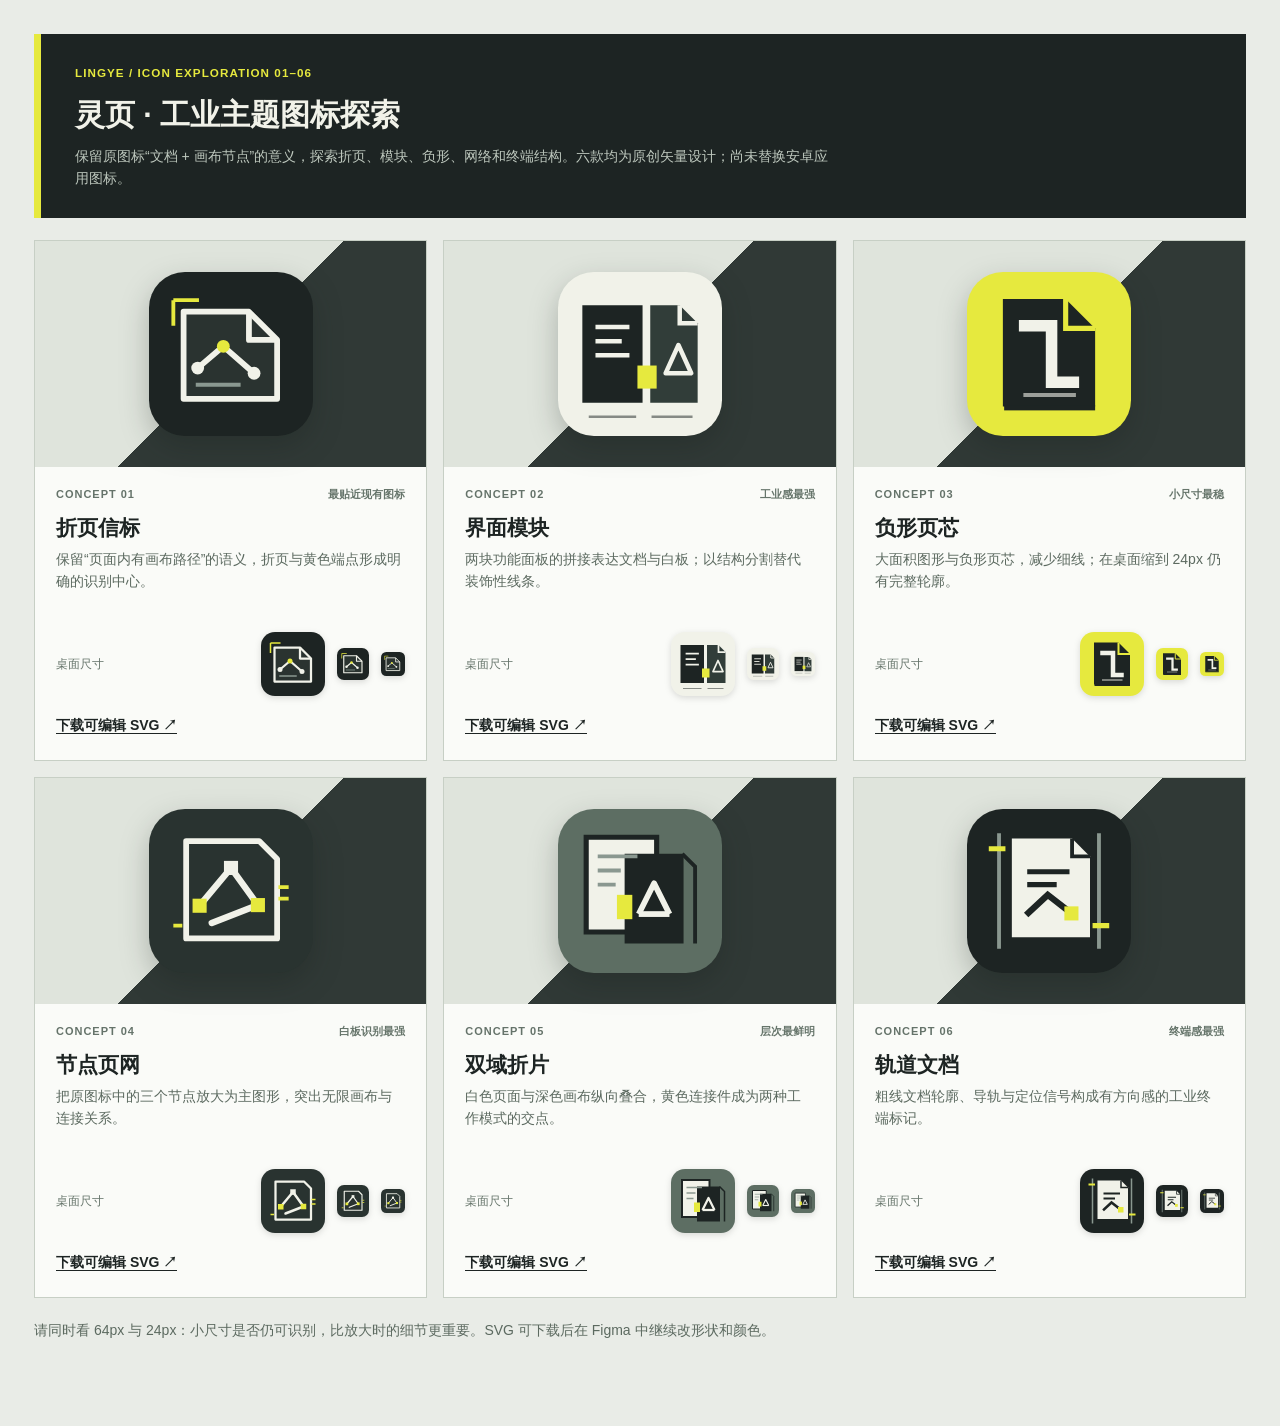
<file: tablet-workspace/docs/design/hypergryph-study/app-icon-study/index.html>
<!doctype html><html lang="zh-CN"><head><meta charset="utf-8"><meta name="viewport" content="width=device-width,initial-scale=1"><title>灵页 · 工业主题图标探索</title><style>
*{box-sizing:border-box}body{margin:0;background:#e9ece7;color:#1d2423;font:14px/1.55 Inter,"Microsoft YaHei",sans-serif}main{max-width:1260px;margin:auto;padding:34px 24px 70px}header{background:#1d2423;color:#f1f2e9;padding:28px 34px;margin-bottom:22px;border-left:7px solid #e6e93e}small,.meta{font-weight:800;letter-spacing:.09em}small{color:#e6e93e}h1{font-size:30px;margin:8px 0}header p{color:#bdc7bd;margin:0;max-width:760px}.grid{display:grid;grid-template-columns:repeat(3,minmax(0,1fr));gap:16px}article{background:#fafbf8;border:1px solid #c7cfc5}.hero{display:grid;place-items:center;height:226px;background:linear-gradient(135deg,#dfe4dc 50%,#303936 50%)}.hero img{filter:drop-shadow(0 11px 14px #131a1740)}.detail{padding:19px 21px 23px}.meta{font-size:11px;color:#65736a;display:flex;justify-content:space-between;gap:8px}.meta span{letter-spacing:0;color:#66756b}h2{font-size:21px;margin:9px 0 5px}article p{margin:0;min-height:64px;color:#5c6a60}.sizes{margin:15px 0;display:flex;align-items:center;gap:12px;min-height:72px}.sizes span{font-size:12px;color:#66756b;margin-right:auto}.sizes img{filter:drop-shadow(0 2px 3px #0002)}a{color:#1d2423;font-weight:700;text-decoration:none;border-bottom:1px solid #1d2423}.note{margin-top:22px;color:#5c6a60}@media(max-width:950px){.grid{grid-template-columns:repeat(2,1fr)}}@media(max-width:600px){.grid{grid-template-columns:1fr}main{padding:18px 12px}header{padding:20px}}
</style></head><body><main><header><small>LINGYE / ICON EXPLORATION 01–06</small><h1>灵页 · 工业主题图标探索</h1><p>保留原图标“文档 + 画布节点”的意义，探索折页、模块、负形、网络和终端结构。六款均为原创矢量设计；尚未替换安卓应用图标。</p></header><div class="grid"><article><div class="hero"><img src="concept-01.svg" width="164" height="164" alt="折页信标"></div><div class="detail"><div class="meta">CONCEPT 01 <span>最贴近现有图标</span></div><h2>折页信标</h2><p>保留“页面内有画布路径”的语义，折页与黄色端点形成明确的识别中心。</p><div class="sizes"><span>桌面尺寸</span><img src="concept-01.svg" width="64" height="64" alt=""><img src="concept-01.svg" width="32" height="32" alt=""><img src="concept-01.svg" width="24" height="24" alt=""></div><a href="concept-01.svg" download>下载可编辑 SVG ↗</a></div></article><article><div class="hero"><img src="concept-02.svg" width="164" height="164" alt="界面模块"></div><div class="detail"><div class="meta">CONCEPT 02 <span>工业感最强</span></div><h2>界面模块</h2><p>两块功能面板的拼接表达文档与白板；以结构分割替代装饰性线条。</p><div class="sizes"><span>桌面尺寸</span><img src="concept-02.svg" width="64" height="64" alt=""><img src="concept-02.svg" width="32" height="32" alt=""><img src="concept-02.svg" width="24" height="24" alt=""></div><a href="concept-02.svg" download>下载可编辑 SVG ↗</a></div></article><article><div class="hero"><img src="concept-03.svg" width="164" height="164" alt="负形页芯"></div><div class="detail"><div class="meta">CONCEPT 03 <span>小尺寸最稳</span></div><h2>负形页芯</h2><p>大面积图形与负形页芯，减少细线；在桌面缩到 24px 仍有完整轮廓。</p><div class="sizes"><span>桌面尺寸</span><img src="concept-03.svg" width="64" height="64" alt=""><img src="concept-03.svg" width="32" height="32" alt=""><img src="concept-03.svg" width="24" height="24" alt=""></div><a href="concept-03.svg" download>下载可编辑 SVG ↗</a></div></article><article><div class="hero"><img src="concept-04.svg" width="164" height="164" alt="节点页网"></div><div class="detail"><div class="meta">CONCEPT 04 <span>白板识别最强</span></div><h2>节点页网</h2><p>把原图标中的三个节点放大为主图形，突出无限画布与连接关系。</p><div class="sizes"><span>桌面尺寸</span><img src="concept-04.svg" width="64" height="64" alt=""><img src="concept-04.svg" width="32" height="32" alt=""><img src="concept-04.svg" width="24" height="24" alt=""></div><a href="concept-04.svg" download>下载可编辑 SVG ↗</a></div></article><article><div class="hero"><img src="concept-05.svg" width="164" height="164" alt="双域折片"></div><div class="detail"><div class="meta">CONCEPT 05 <span>层次最鲜明</span></div><h2>双域折片</h2><p>白色页面与深色画布纵向叠合，黄色连接件成为两种工作模式的交点。</p><div class="sizes"><span>桌面尺寸</span><img src="concept-05.svg" width="64" height="64" alt=""><img src="concept-05.svg" width="32" height="32" alt=""><img src="concept-05.svg" width="24" height="24" alt=""></div><a href="concept-05.svg" download>下载可编辑 SVG ↗</a></div></article><article><div class="hero"><img src="concept-06.svg" width="164" height="164" alt="轨道文档"></div><div class="detail"><div class="meta">CONCEPT 06 <span>终端感最强</span></div><h2>轨道文档</h2><p>粗线文档轮廓、导轨与定位信号构成有方向感的工业终端标记。</p><div class="sizes"><span>桌面尺寸</span><img src="concept-06.svg" width="64" height="64" alt=""><img src="concept-06.svg" width="32" height="32" alt=""><img src="concept-06.svg" width="24" height="24" alt=""></div><a href="concept-06.svg" download>下载可编辑 SVG ↗</a></div></article></div><p class="note">请同时看 64px 与 24px：小尺寸是否仍可识别，比放大时的细节更重要。SVG 可下载后在 Figma 中继续改形状和颜色。</p></main></body></html>
</file>
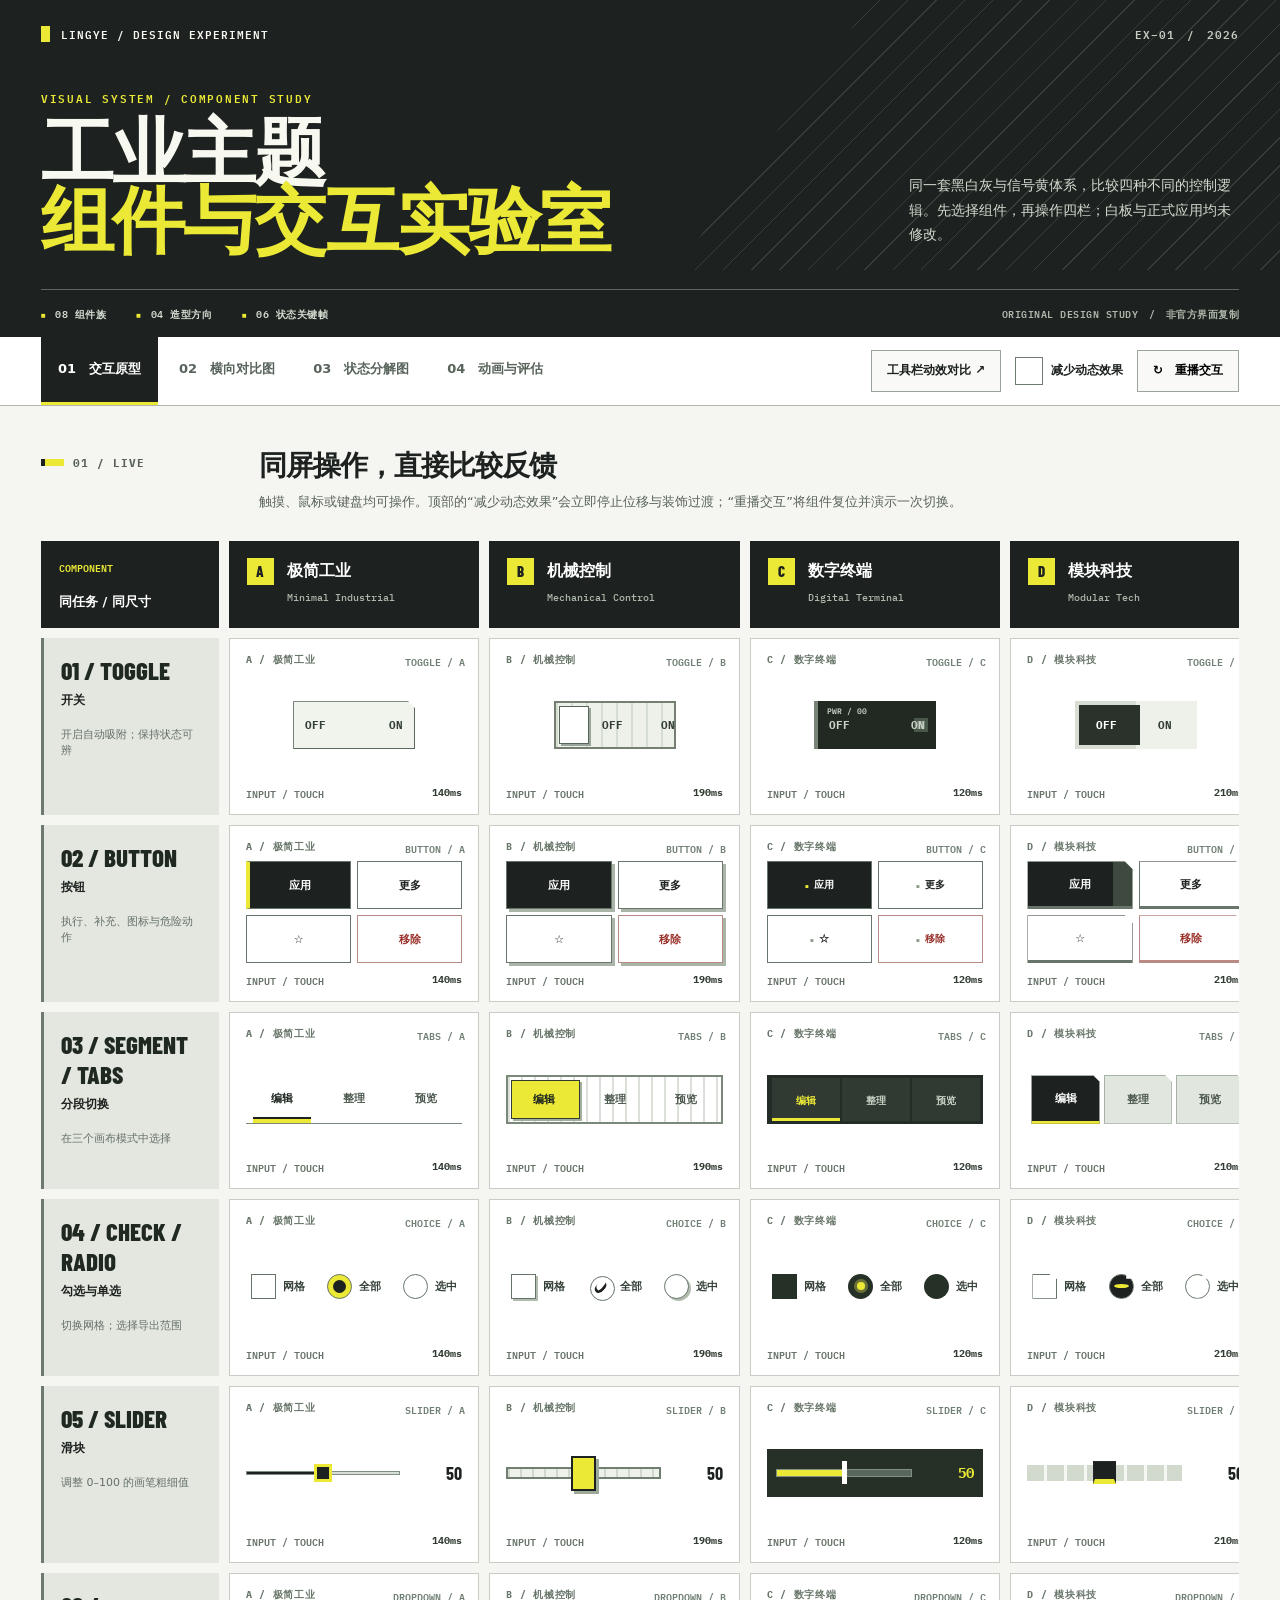
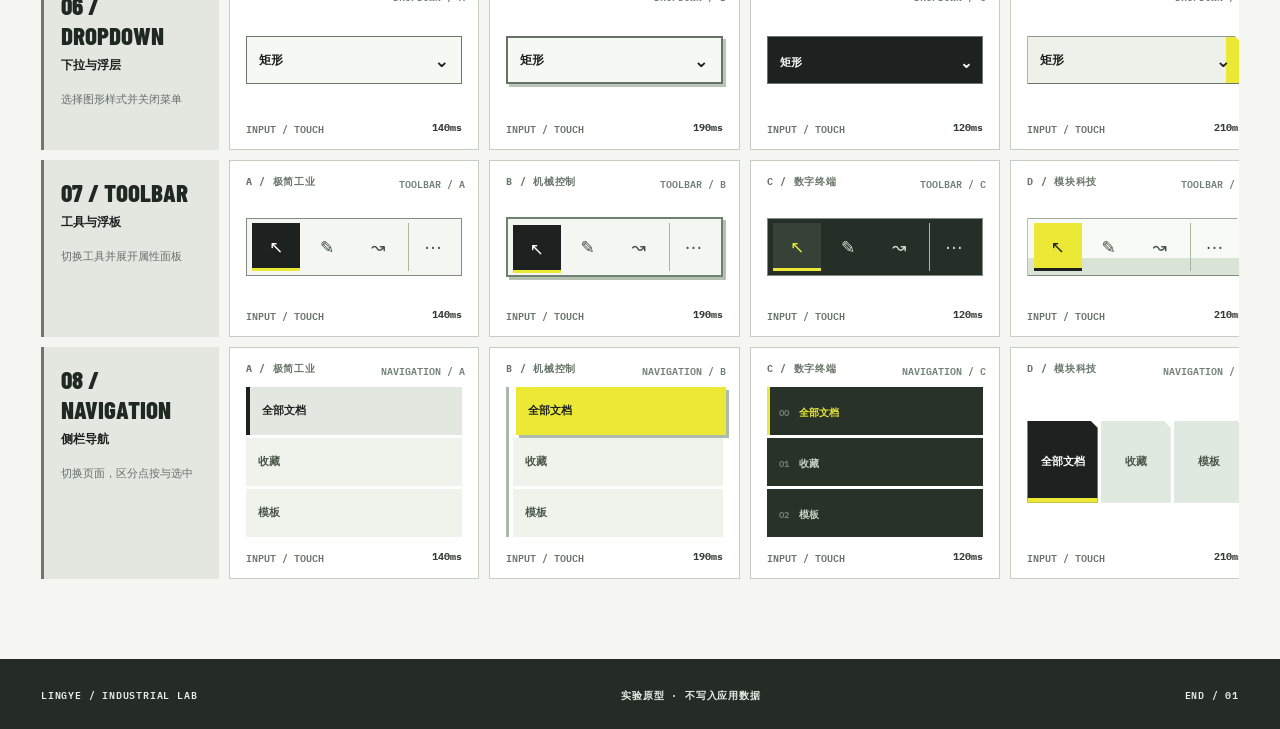
<file: tablet-workspace/docs/design/hypergryph-study/endfield-component-lab/index.html>
<!doctype html>
<html lang="zh-CN">
<head>
  <meta charset="utf-8">
  <meta name="viewport" content="width=device-width,initial-scale=1">
  <meta name="theme-color" content="#e8e9e3">
  <title>工业主题 · UI 组件与交互实验室</title>
  <link rel="stylesheet" href="./lab.css">
</head>
<body>
  <div class="shell">
    <header class="masthead">
      <div class="eyebrow"><span class="signal-block"></span> LINGYE / DESIGN EXPERIMENT <span class="serial">EX–01　/　2026</span></div>
      <div class="hero-row"><div><p class="kicker">VISUAL SYSTEM / COMPONENT STUDY</p><h1>工业主题<br><em>组件与交互实验室</em></h1></div><p class="hero-copy">同一套黑白灰与信号黄体系，比较四种不同的控制逻辑。先选择组件，再操作四栏；白板与正式应用均未修改。</p></div>
      <div class="mast-foot"><span>08 组件族</span><span>04 造型方向</span><span>06 状态关键帧</span><span class="mast-note">ORIGINAL DESIGN STUDY　/　非官方界面复制</span></div>
    </header>

    <div class="labbar" role="toolbar" aria-label="实验室控制">
      <nav class="view-tabs" aria-label="视图"><button class="view-tab is-current" data-view="live" aria-current="page">01　交互原型</button><button class="view-tab" data-view="comparison">02　横向对比图</button><button class="view-tab" data-view="states">03　状态分解图</button><button class="view-tab" data-view="motion">04　动画与评估</button></nav>
      <div class="lab-actions"><a class="utility-button" href="./toolbar-motion-study.html" style="display:inline-flex;align-items:center;text-decoration:none">工具栏动效对比 ↗</a><label class="motion-switch"><input type="checkbox" id="reduceMotion"><span class="motion-check" aria-hidden="true"></span>减少动态效果</label><button id="replayAll" class="utility-button" type="button">↻　重播交互</button></div>
    </div>

    <main>
      <section id="liveView" class="view is-visible" aria-label="交互原型">
        <div class="intro"><span class="section-code">01 / LIVE</span><div><h2>同屏操作，直接比较反馈</h2><p>触摸、鼠标或键盘均可操作。顶部的“减少动态效果”会立即停止位移与装饰过渡；“重播交互”将组件复位并演示一次切换。</p></div></div>
        <div class="matrix-scroll"><div class="matrix-header"><div class="row-label"><span>COMPONENT</span><strong>同任务 / 同尺寸</strong></div><div class="column-head"><b>A</b><strong>极简工业</strong><small>Minimal Industrial</small></div><div class="column-head"><b>B</b><strong>机械控制</strong><small>Mechanical Control</small></div><div class="column-head"><b>C</b><strong>数字终端</strong><small>Digital Terminal</small></div><div class="column-head"><b>D</b><strong>模块科技</strong><small>Modular Tech</small></div></div>
        <div id="liveGrid" class="live-grid"></div></div>
      </section>

      <section id="comparisonView" class="view" aria-label="横向对比图">
        <div class="intro"><span class="section-code">02 / FORM</span><div><h2>八类组件 × 四种造型</h2><p>相同尺寸、相同任务和相同激活条件。图像独立于交互原型生成，适合放大比较外形、信息层级及触控热区。</p></div></div>
        <a class="download-link" href="./comparison.svg" download>下载横向对比 SVG ↗</a>
        <div class="image-frame"><img src="./comparison.svg" alt="八类组件四种工业主题设计的横向静态对比图"></div>
      </section>

      <section id="statesView" class="view" aria-label="状态关键帧">
        <div class="intro"><span class="section-code">03 / STATE</span><div><h2>默认到过渡中间态</h2><p>每类组件均按 A–D 四行、Default / Hover / Pressed / Active / Disabled / Transition 六列展示。Hover 只供鼠标使用，触控依靠 Pressed 与 Active。</p></div></div>
        <a class="download-link" href="./states.svg" download>下载状态图 SVG ↗</a>
        <div class="image-frame states-frame"><img src="./states.svg" alt="八类组件四方案六状态的静态关键帧对比图"></div>
      </section>

      <section id="motionView" class="view" aria-label="动画与评估">
        <div class="intro"><span class="section-code">04 / SYSTEM</span><div><h2>运动机制与设计取舍</h2><p>下列时间和曲线是本实验的原创提案，不是官方测量。分数是设计师预评估，尚无真实用户测试。</p></div></div>
        <a class="download-link" href="./motion.svg" download>下载动画分解 SVG ↗</a>
        <div class="image-frame motion-frame"><img src="./motion.svg" alt="四种开关交互机制从起始到中间再到结束的动画分解图"></div>
        <div class="motion-grid" id="motionGrid"></div>
        <h3 class="table-heading">设计师初步评估 <small>1 弱 — 5 强；“成本”分数越高表示越容易维护</small></h3>
        <div class="table-scroll"><table id="scoreTable"><thead><tr><th>评估维度</th><th>A 极简工业</th><th>B 机械控制</th><th>C 数字终端</th><th>D 模块科技</th></tr></thead><tbody></tbody></table></div>
        <div class="recommendation"><span class="section-code">RECOMMEND / 01</span><div><h3>推荐混合方案</h3><p><b>A</b> 用于高频导航、普通按钮和表单；<b>B</b> 用于开关与滑块；<b>C</b> 用于数值、状态提示和精确反馈；<b>D</b> 只用于画布浮动工具台与关键模式切换。统一触控热区、字号和信号色，避免四套造型同时争夺视觉重心。</p></div></div>
        <p class="source-line">研究依据：<a href="https://endfield.hypergryph.com/operator" target="_blank" rel="noopener noreferrer">终末地官方干员情报</a>、<a href="https://endfield.hypergryph.com/#gameplay" target="_blank" rel="noopener noreferrer">官网玩法展示</a>、<a href="https://endfield.gryphline.com/en-us/news/4481" target="_blank" rel="noopener noreferrer">官方框选与操作反馈说明</a>。具体观察、推断与迁移边界见 <a href="./DESIGN.md">设计说明</a>。</p>
      </section>
    </main>

    <footer><span>LINGYE / INDUSTRIAL LAB</span><span>实验原型 · 不写入应用数据</span><span>END / 01</span></footer>
  </div>
  <div id="announcer" class="sr-only" role="status" aria-live="polite"></div>
  <script src="./lab.js"></script>
</body>
</html>
</file>
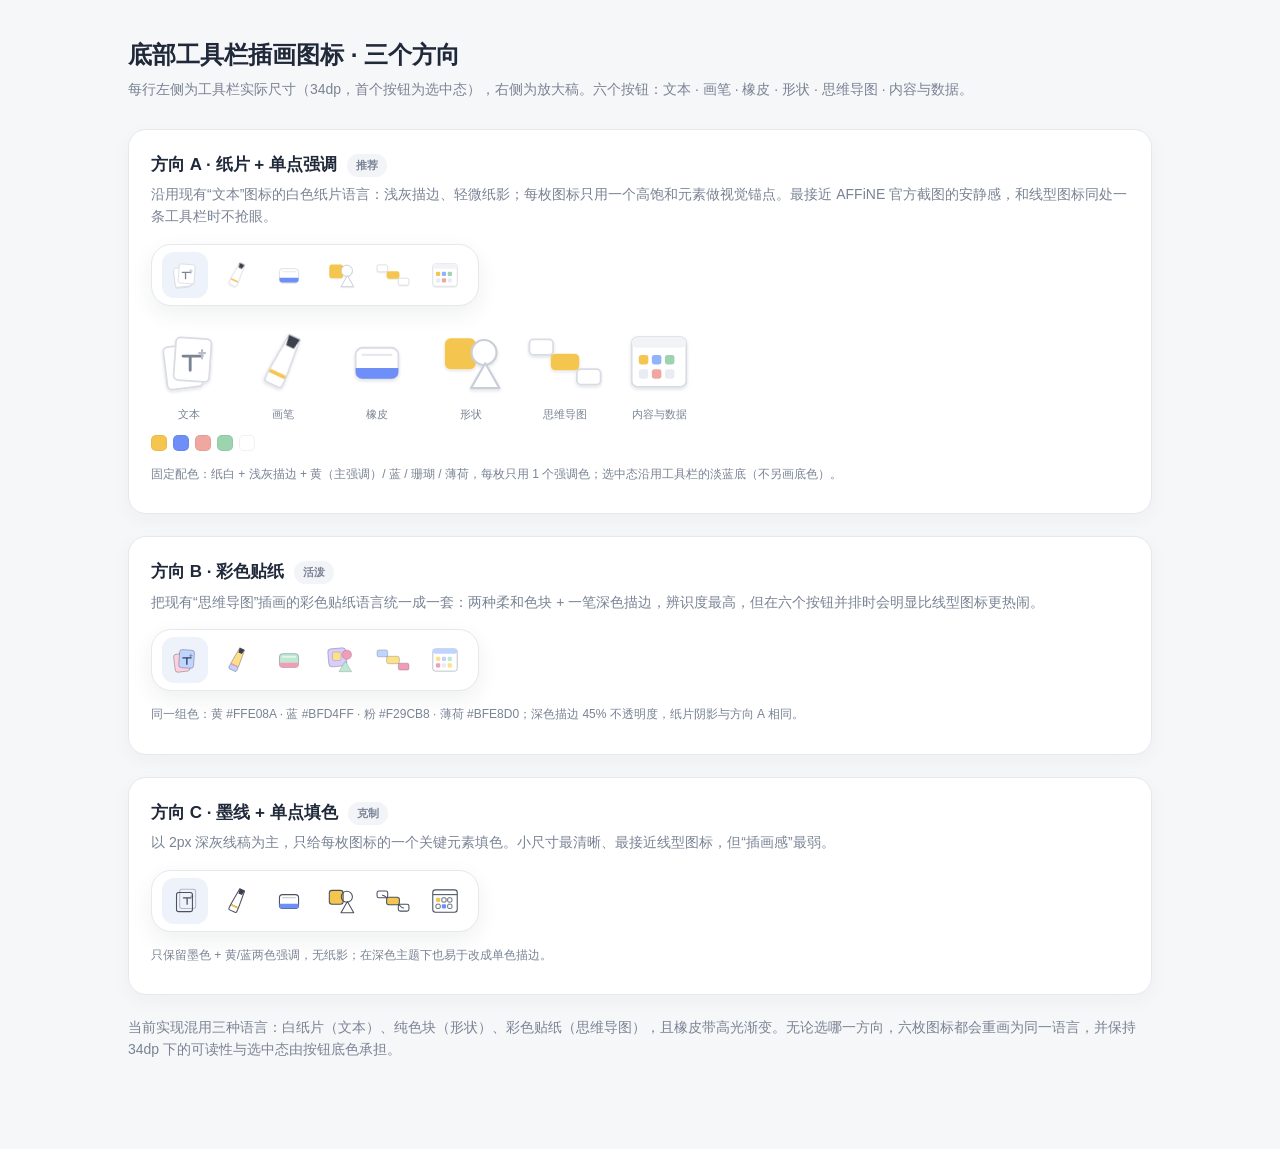
<file: tablet-workspace/docs/affine-audit/icon-directions-2026-10-31.html>
<!doctype html>
<html lang="zh">
<head>
<meta charset="utf-8">
<title>灵页 · 工具栏插画图标方向稿</title>
<style>
  :root {
    --ink: #20293a; --muted: #7a8394; --line: #e6e8ee; --soft: #eef2fb;
    --yellow: #f5c64f; --blue: #6d8ff7; --pink: #f29cb8; --mint: #7cc99a;
    --paper: #ffffff; --paper-line: #d9dce3; --paper-shadow: rgba(30,40,60,.08);
  }
  * { box-sizing: border-box; }
  body { margin: 0; background: #f6f7f9; color: var(--ink); font: 14px/1.55 -apple-system, "Segoe UI", "PingFang SC", "Microsoft YaHei", sans-serif; }
  .page { max-width: 1080px; margin: 0 auto; padding: 36px 28px 60px; }
  h1 { font-size: 24px; margin: 0 0 6px; }
  .sub { color: var(--muted); margin: 0 0 28px; }
  .card { background: #fff; border: 1px solid var(--line); border-radius: 18px; padding: 22px 22px 18px; margin-bottom: 22px; box-shadow: 0 6px 20px rgba(30,40,60,.04); }
  .card h2 { font-size: 17px; margin: 0 0 2px; display: flex; align-items: center; gap: 10px; }
  .tag { font-size: 11px; font-weight: 600; color: var(--muted); background: #f2f4f8; border-radius: 999px; padding: 3px 9px; }
  .desc { color: var(--muted); margin: 6px 0 16px; }
  .toolbar { display: flex; align-items: center; gap: 6px; background: #fff; border: 1px solid var(--line); border-radius: 20px; padding: 7px 10px; width: fit-content; box-shadow: 0 8px 22px rgba(30,40,60,.07); }
  .btn { width: 46px; height: 46px; border-radius: 12px; display: grid; place-items: center; }
  .btn.active { background: var(--soft); }
  .zoom { display: flex; gap: 18px; margin-top: 18px; flex-wrap: wrap; }
  .zoom figure { margin: 0; text-align: center; }
  .zoom figcaption { font-size: 11px; color: var(--muted); margin-top: 6px; }
  .swatches { display: flex; gap: 6px; margin-top: 12px; }
  .sw { width: 16px; height: 16px; border-radius: 5px; border: 1px solid rgba(0,0,0,.06); }
  .note { font-size: 12px; color: var(--muted); margin-top: 14px; }
  svg { display: block; }
</style>
</head>
<body>
<div class="page">
  <h1>底部工具栏插画图标 · 三个方向</h1>
  <p class="sub">每行左侧为工具栏实际尺寸（34dp，首个按钮为选中态），右侧为放大稿。六个按钮：文本 · 画笔 · 橡皮 · 形状 · 思维导图 · 内容与数据。</p>

  <!-- ============ A：纸片 + 单点强调 ============ -->
  <section class="card">
    <h2>方向 A · 纸片 + 单点强调 <span class="tag">推荐</span></h2>
    <p class="desc">沿用现有“文本”图标的白色纸片语言：浅灰描边、轻微纸影；每枚图标只用一个高饱和元素做视觉锚点。最接近 AFFiNE 官方截图的安静感，和线型图标同处一条工具栏时不抢眼。</p>
    <div class="toolbar">
      <div class="btn active">
        <svg width="34" height="34" viewBox="0 0 64 64">
          <g filter="url(#shadowA)">
            <rect x="12" y="18" width="30" height="36" rx="4" fill="#fff" stroke="#d9dce3" stroke-width="1.5" transform="rotate(-7 27 36)"/>
            <rect x="20" y="12" width="30" height="36" rx="4" fill="#fff" stroke="#d9dce3" stroke-width="1.5" transform="rotate(4 35 30)"/>
            <path d="M27 27h16M33 27v12" stroke="#7a8394" stroke-width="2.4" stroke-linecap="round"/>
            <path d="M43 22v7M40.5 24.5h5" stroke="#b8bec9" stroke-width="1.8" stroke-linecap="round"/>
          </g>
        </svg>
      </div>
      <div class="btn">
        <svg width="34" height="34" viewBox="0 0 64 64">
          <g filter="url(#shadowA)" transform="rotate(25 32 32)">
            <path d="M27 9h10l3 34H24z" fill="#fff" stroke="#d9dce3" stroke-width="1.5" stroke-linejoin="round"/>
            <path d="M27 9h10l-1.4 9h-7.2z" fill="#3a3f4b"/>
            <rect x="24" y="43" width="16" height="10" rx="2.5" fill="#fff" stroke="#d9dce3" stroke-width="1.5"/>
            <rect x="24.8" y="41.5" width="14.4" height="3.2" fill="#f5c64f"/>
          </g>
        </svg>
      </div>
      <div class="btn">
        <svg width="34" height="34" viewBox="0 0 64 64">
          <g filter="url(#shadowA)">
            <rect x="14" y="20" width="36" height="26" rx="6" fill="#fff" stroke="#d9dce3" stroke-width="1.5"/>
            <path d="M14 37h36v3.5a5.5 5.5 0 0 1-5.5 5.5h-25A5.5 5.5 0 0 1 14 40.5z" fill="#6d8ff7"/>
            <path d="M20 26h24" stroke="#e6e8ee" stroke-width="2" stroke-linecap="round"/>
          </g>
        </svg>
      </div>
      <div class="btn">
        <svg width="34" height="34" viewBox="0 0 64 64">
          <g filter="url(#shadowA)">
            <rect x="10" y="12" width="26" height="26" rx="5" fill="#f5c64f"/>
            <circle cx="43" cy="24" r="10.5" fill="#fff" stroke="#c9ced8" stroke-width="1.8"/>
            <path d="M32 54 44 33 56 54z" fill="#fff" stroke="#c9ced8" stroke-width="1.8" stroke-linejoin="round"/>
          </g>
        </svg>
      </div>
      <div class="btn">
        <svg width="34" height="34" viewBox="0 0 64 64">
          <g filter="url(#shadowA)">
            <path d="M30 32C22 32 20 21 12 21M34 32c8 0 10 13 18 13" stroke="#c9ced8" stroke-width="1.8" fill="none" stroke-linecap="round"/>
            <rect x="2" y="13" width="20" height="13" rx="3.5" fill="#fff" stroke="#d9dce3" stroke-width="1.5"/>
            <rect x="42" y="38" width="20" height="13" rx="3.5" fill="#fff" stroke="#d9dce3" stroke-width="1.5"/>
            <rect x="20" y="25" width="24" height="14" rx="4" fill="#f5c64f"/>
          </g>
        </svg>
      </div>
      <div class="btn">
        <svg width="34" height="34" viewBox="0 0 64 64">
          <g filter="url(#shadowA)">
            <rect x="9" y="11" width="46" height="42" rx="5" fill="#fff" stroke="#d9dce3" stroke-width="1.5"/>
            <rect x="9" y="11" width="46" height="9" rx="5" fill="#f1f3f7"/>
            <rect x="15" y="26" width="8" height="8" rx="2" fill="#f5c64f"/>
            <rect x="26" y="26" width="8" height="8" rx="2" fill="#8fb4f7"/>
            <rect x="37" y="26" width="8" height="8" rx="2" fill="#9bd4ae"/>
            <rect x="15" y="38" width="8" height="8" rx="2" fill="#e9edf3"/>
            <rect x="26" y="38" width="8" height="8" rx="2" fill="#f0a7a0"/>
            <rect x="37" y="38" width="8" height="8" rx="2" fill="#e9edf3"/>
          </g>
        </svg>
      </div>
    </div>
    <div class="zoom">
      <figure><svg width="76" height="76" viewBox="0 0 64 64"><g filter="url(#shadowA)"><rect x="12" y="18" width="30" height="36" rx="4" fill="#fff" stroke="#d9dce3" stroke-width="1.5" transform="rotate(-7 27 36)"/><rect x="20" y="12" width="30" height="36" rx="4" fill="#fff" stroke="#d9dce3" stroke-width="1.5" transform="rotate(4 35 30)"/><path d="M27 27h16M33 27v12" stroke="#7a8394" stroke-width="2.4" stroke-linecap="round"/><path d="M43 22v7M40.5 24.5h5" stroke="#b8bec9" stroke-width="1.8" stroke-linecap="round"/></g></svg><figcaption>文本</figcaption></figure>
      <figure><svg width="76" height="76" viewBox="0 0 64 64"><g filter="url(#shadowA)" transform="rotate(25 32 32)"><path d="M27 9h10l3 34H24z" fill="#fff" stroke="#d9dce3" stroke-width="1.5" stroke-linejoin="round"/><path d="M27 9h10l-1.4 9h-7.2z" fill="#3a3f4b"/><rect x="24" y="43" width="16" height="10" rx="2.5" fill="#fff" stroke="#d9dce3" stroke-width="1.5"/><rect x="24.8" y="41.5" width="14.4" height="3.2" fill="#f5c64f"/></g></svg><figcaption>画笔</figcaption></figure>
      <figure><svg width="76" height="76" viewBox="0 0 64 64"><g filter="url(#shadowA)"><rect x="14" y="20" width="36" height="26" rx="6" fill="#fff" stroke="#d9dce3" stroke-width="1.5"/><path d="M14 37h36v3.5a5.5 5.5 0 0 1-5.5 5.5h-25A5.5 5.5 0 0 1 14 40.5z" fill="#6d8ff7"/><path d="M20 26h24" stroke="#e6e8ee" stroke-width="2" stroke-linecap="round"/></g></svg><figcaption>橡皮</figcaption></figure>
      <figure><svg width="76" height="76" viewBox="0 0 64 64"><g filter="url(#shadowA)"><rect x="10" y="12" width="26" height="26" rx="5" fill="#f5c64f"/><circle cx="43" cy="24" r="10.5" fill="#fff" stroke="#c9ced8" stroke-width="1.8"/><path d="M32 54 44 33 56 54z" fill="#fff" stroke="#c9ced8" stroke-width="1.8" stroke-linejoin="round"/></g></svg><figcaption>形状</figcaption></figure>
      <figure><svg width="76" height="76" viewBox="0 0 64 64"><g filter="url(#shadowA)"><path d="M30 32C22 32 20 21 12 21M34 32c8 0 10 13 18 13" stroke="#c9ced8" stroke-width="1.8" fill="none" stroke-linecap="round"/><rect x="2" y="13" width="20" height="13" rx="3.5" fill="#fff" stroke="#d9dce3" stroke-width="1.5"/><rect x="42" y="38" width="20" height="13" rx="3.5" fill="#fff" stroke="#d9dce3" stroke-width="1.5"/><rect x="20" y="25" width="24" height="14" rx="4" fill="#f5c64f"/></g></svg><figcaption>思维导图</figcaption></figure>
      <figure><svg width="76" height="76" viewBox="0 0 64 64"><g filter="url(#shadowA)"><rect x="9" y="11" width="46" height="42" rx="5" fill="#fff" stroke="#d9dce3" stroke-width="1.5"/><rect x="9" y="11" width="46" height="9" rx="5" fill="#f1f3f7"/><rect x="15" y="26" width="8" height="8" rx="2" fill="#f5c64f"/><rect x="26" y="26" width="8" height="8" rx="2" fill="#8fb4f7"/><rect x="37" y="26" width="8" height="8" rx="2" fill="#9bd4ae"/><rect x="15" y="38" width="8" height="8" rx="2" fill="#e9edf3"/><rect x="26" y="38" width="8" height="8" rx="2" fill="#f0a7a0"/><rect x="37" y="38" width="8" height="8" rx="2" fill="#e9edf3"/></g></svg><figcaption>内容与数据</figcaption></figure>
    </div>
    <div class="swatches"><span class="sw" style="background:#f5c64f"></span><span class="sw" style="background:#6d8ff7"></span><span class="sw" style="background:#f0a7a0"></span><span class="sw" style="background:#9bd4ae"></span><span class="sw" style="background:#ffffff"></span></div>
    <p class="note">固定配色：纸白 + 浅灰描边 + 黄（主强调）/ 蓝 / 珊瑚 / 薄荷，每枚只用 1 个强调色；选中态沿用工具栏的淡蓝底（不另画底色）。</p>
  </section>

  <!-- ============ B：彩色贴纸 ============ -->
  <section class="card">
    <h2>方向 B · 彩色贴纸 <span class="tag">活泼</span></h2>
    <p class="desc">把现有“思维导图”插画的彩色贴纸语言统一成一套：两种柔和色块 + 一笔深色描边，辨识度最高，但在六个按钮并排时会明显比线型图标更热闹。</p>
    <div class="toolbar">
      <div class="btn active">
        <svg width="34" height="34" viewBox="0 0 64 64">
          <rect x="12" y="20" width="28" height="34" rx="5" fill="#ffd1dc" stroke="#4a5160" stroke-opacity=".45" stroke-width="1.6" transform="rotate(-7 26 37)"/>
          <rect x="21" y="13" width="28" height="34" rx="5" fill="#bfd4ff" stroke="#4a5160" stroke-opacity=".45" stroke-width="1.6" transform="rotate(4 35 30)"/>
          <path d="M28 28h15M35.5 28v12" stroke="#33415c" stroke-width="2.6" stroke-linecap="round"/>
          <path d="M43 21v7M40.5 24h5" stroke="#33415c" stroke-opacity=".45" stroke-width="1.8" stroke-linecap="round"/>
        </svg>
      </div>
      <div class="btn">
        <svg width="34" height="34" viewBox="0 0 64 64">
          <g transform="rotate(25 32 32)">
            <path d="M27 9h10l3 34H24z" fill="#ffe08a" stroke="#4a5160" stroke-opacity=".45" stroke-width="1.6" stroke-linejoin="round"/>
            <path d="M27 9h10l-1.4 9h-7.2z" fill="#3a3f4b"/>
            <rect x="24" y="43" width="16" height="10" rx="2.5" fill="#bfd4ff" stroke="#4a5160" stroke-opacity=".45" stroke-width="1.6"/>
            <rect x="24.8" y="41.5" width="14.4" height="3.2" fill="#f29cb8"/>
          </g>
        </svg>
      </div>
      <div class="btn">
        <svg width="34" height="34" viewBox="0 0 64 64">
          <rect x="14" y="20" width="36" height="26" rx="6" fill="#bfe8d0" stroke="#4a5160" stroke-opacity=".45" stroke-width="1.6"/>
          <path d="M14 37h36v3.5a5.5 5.5 0 0 1-5.5 5.5h-25A5.5 5.5 0 0 1 14 40.5z" fill="#f29cb8"/>
          <path d="M20 26h24" stroke="#ffffff" stroke-opacity=".8" stroke-width="2.4" stroke-linecap="round"/>
        </svg>
      </div>
      <div class="btn">
        <svg width="34" height="34" viewBox="0 0 64 64">
          <rect x="8" y="10" width="34" height="34" rx="6" fill="#d9cdff" stroke="#4a5160" stroke-opacity=".4" stroke-width="1.6" transform="rotate(-5 25 27)"/>
          <rect x="16" y="17" width="16" height="16" rx="3" fill="#ffe08a" stroke="#4a5160" stroke-opacity=".35" stroke-width="1.2"/>
          <circle cx="43" cy="22" r="9" fill="#f29cb8" stroke="#4a5160" stroke-opacity=".35" stroke-width="1.2"/>
          <path d="M28 54 40 34 52 54z" fill="#bfe8d0" stroke="#4a5160" stroke-opacity=".35" stroke-width="1.2" stroke-linejoin="round"/>
        </svg>
      </div>
      <div class="btn">
        <svg width="34" height="34" viewBox="0 0 64 64">
          <path d="M30 32C22 32 20 21 12 21M34 32c8 0 10 13 18 13" stroke="#4a5160" stroke-opacity=".5" stroke-width="1.8" fill="none" stroke-linecap="round"/>
          <rect x="2" y="13" width="20" height="13" rx="3.5" fill="#bfd4ff" stroke="#4a5160" stroke-opacity=".4" stroke-width="1.4"/>
          <rect x="42" y="38" width="20" height="13" rx="3.5" fill="#f29cb8" stroke="#4a5160" stroke-opacity=".4" stroke-width="1.4"/>
          <rect x="20" y="25" width="24" height="14" rx="4" fill="#ffe08a" stroke="#4a5160" stroke-opacity=".4" stroke-width="1.4"/>
        </svg>
      </div>
      <div class="btn">
        <svg width="34" height="34" viewBox="0 0 64 64">
          <rect x="9" y="11" width="46" height="42" rx="5" fill="#fff" stroke="#4a5160" stroke-opacity=".4" stroke-width="1.6"/>
          <rect x="9" y="11" width="46" height="9" rx="5" fill="#bfd4ff"/>
          <rect x="15" y="26" width="8" height="8" rx="2" fill="#ffe08a"/><rect x="26" y="26" width="8" height="8" rx="2" fill="#bfd4ff"/><rect x="37" y="26" width="8" height="8" rx="2" fill="#bfe8d0"/><rect x="15" y="38" width="8" height="8" rx="2" fill="#f29cb8"/><rect x="26" y="38" width="8" height="8" rx="2" fill="#e9edf3"/><rect x="37" y="38" width="8" height="8" rx="2" fill="#ffe08a"/>
        </svg>
      </div>
    </div>
    <p class="note">同一组色：黄 #FFE08A · 蓝 #BFD4FF · 粉 #F29CB8 · 薄荷 #BFE8D0；深色描边 45% 不透明度，纸片阴影与方向 A 相同。</p>
  </section>

  <!-- ============ C：墨线 + 单点填色 ============ -->
  <section class="card">
    <h2>方向 C · 墨线 + 单点填色 <span class="tag">克制</span></h2>
    <p class="desc">以 2px 深灰线稿为主，只给每枚图标的一个关键元素填色。小尺寸最清晰、最接近线型图标，但“插画感”最弱。</p>
    <div class="toolbar">
      <div class="btn active">
        <svg width="34" height="34" viewBox="0 0 64 64">
          <rect x="16" y="16" width="30" height="36" rx="4" fill="none" stroke="#4a5160" stroke-width="2"/>
          <rect x="22" y="10" width="30" height="36" rx="4" fill="none" stroke="#4a5160" stroke-opacity=".35" stroke-width="2"/>
          <path d="M29 26h14M36 26v12" stroke="#4a5160" stroke-width="2.4" stroke-linecap="round"/>
          <path d="M45 21v6M42.5 23h5" stroke="#4a5160" stroke-opacity=".45" stroke-width="1.6" stroke-linecap="round"/>
        </svg>
      </div>
      <div class="btn">
        <svg width="34" height="34" viewBox="0 0 64 64">
          <g transform="rotate(25 32 32)" fill="none" stroke="#4a5160" stroke-width="2" stroke-linejoin="round">
            <path d="M27 9h10l3 34H24z"/>
            <path d="M27 9h10l-1.4 9h-7.2z" fill="#3a3f4b" stroke="none"/>
            <rect x="24" y="43" width="16" height="10" rx="2.5"/>
            <rect x="24.8" y="41.5" width="14.4" height="3.2" stroke="none" fill="#f5c64f"/>
          </g>
        </svg>
      </div>
      <div class="btn">
        <svg width="34" height="34" viewBox="0 0 64 64">
          <rect x="14" y="20" width="36" height="26" rx="6" fill="none" stroke="#4a5160" stroke-width="2"/>
          <path d="M14 37h36v3.5a5.5 5.5 0 0 1-5.5 5.5h-25A5.5 5.5 0 0 1 14 40.5z" fill="#6d8ff7" stroke="none"/>
          <path d="M20 26h24" stroke="#4a5160" stroke-opacity=".35" stroke-width="2" stroke-linecap="round"/>
        </svg>
      </div>
      <div class="btn">
        <svg width="34" height="34" viewBox="0 0 64 64">
          <rect x="10" y="12" width="26" height="26" rx="5" fill="#f5c64f" stroke="#4a5160" stroke-width="2"/>
          <circle cx="43" cy="24" r="10.5" fill="none" stroke="#4a5160" stroke-width="2"/>
          <path d="M32 54 44 33 56 54z" fill="none" stroke="#4a5160" stroke-width="2" stroke-linejoin="round"/>
        </svg>
      </div>
      <div class="btn">
        <svg width="34" height="34" viewBox="0 0 64 64">
          <path d="M30 32C22 32 20 21 12 21M34 32c8 0 10 13 18 13" stroke="#4a5160" stroke-width="2" fill="none" stroke-linecap="round"/>
          <rect x="2" y="13" width="20" height="13" rx="3.5" fill="none" stroke="#4a5160" stroke-width="2"/>
          <rect x="42" y="38" width="20" height="13" rx="3.5" fill="none" stroke="#4a5160" stroke-width="2"/>
          <rect x="20" y="25" width="24" height="14" rx="4" fill="#f5c64f" stroke="#4a5160" stroke-width="2"/>
        </svg>
      </div>
      <div class="btn">
        <svg width="34" height="34" viewBox="0 0 64 64">
          <rect x="9" y="11" width="46" height="42" rx="5" fill="none" stroke="#4a5160" stroke-width="2"/>
          <path d="M9 20h46" stroke="#4a5160" stroke-width="2"/>
          <rect x="15" y="26" width="8" height="8" rx="2" fill="#f5c64f"/>
          <rect x="26" y="26" width="8" height="8" rx="2" fill="none" stroke="#4a5160" stroke-width="1.6"/>
          <rect x="37" y="26" width="8" height="8" rx="2" fill="none" stroke="#4a5160" stroke-width="1.6"/>
          <rect x="15" y="38" width="8" height="8" rx="2" fill="none" stroke="#4a5160" stroke-width="1.6"/>
          <rect x="26" y="38" width="8" height="8" rx="2" fill="#6d8ff7"/>
          <rect x="37" y="38" width="8" height="8" rx="2" fill="none" stroke="#4a5160" stroke-width="1.6"/>
        </svg>
      </div>
    </div>
    <p class="note">只保留墨色 + 黄/蓝两色强调，无纸影；在深色主题下也易于改成单色描边。</p>
  </section>

  <p class="sub">当前实现混用三种语言：白纸片（文本）、纯色块（形状）、彩色贴纸（思维导图），且橡皮带高光渐变。无论选哪一方向，六枚图标都会重画为同一语言，并保持 34dp 下的可读性与选中态由按钮底色承担。</p>
</div>

<svg width="0" height="0" style="position:absolute">
  <defs>
    <filter id="shadowA" x="-20%" y="-20%" width="140%" height="140%">
      <feDropShadow dx="0" dy="1.2" stdDeviation="1.4" flood-color="#1e283c" flood-opacity="0.14"/>
    </filter>
  </defs>
</svg>
</body>
</html>
</file>
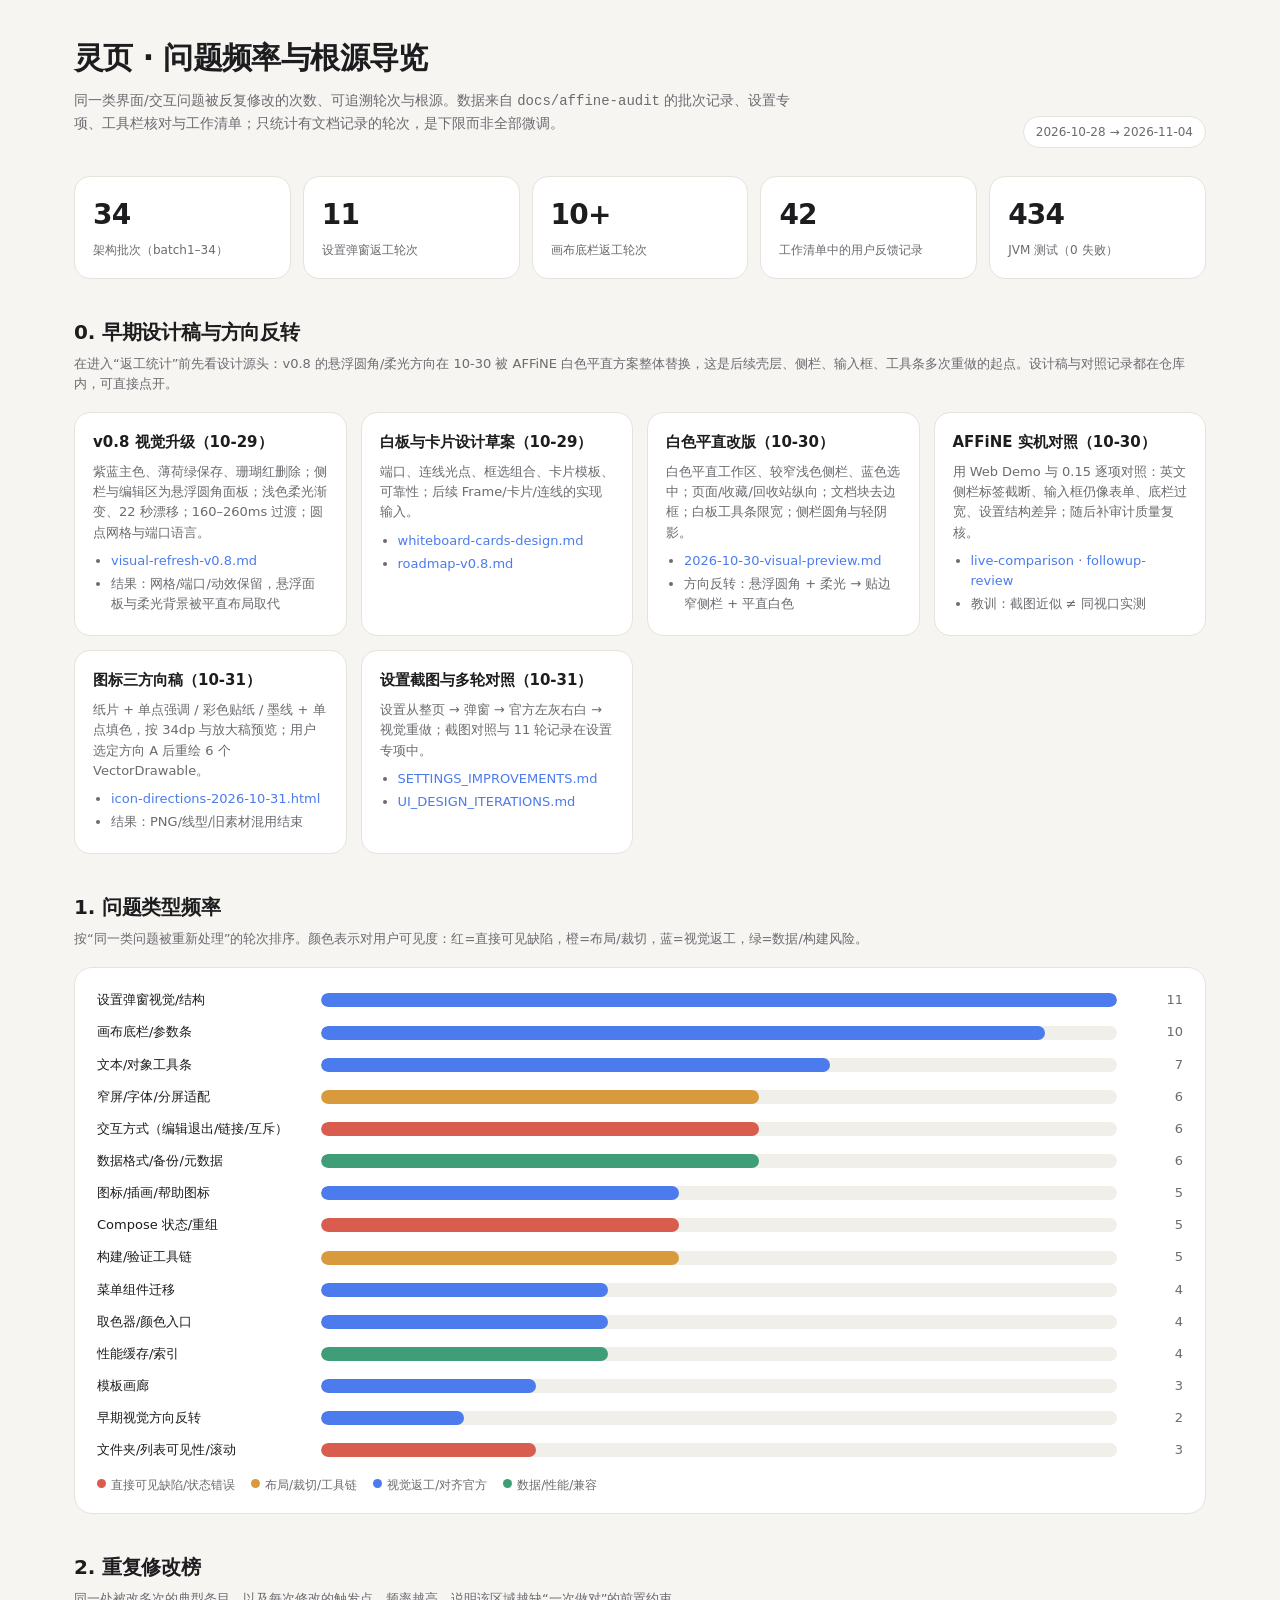
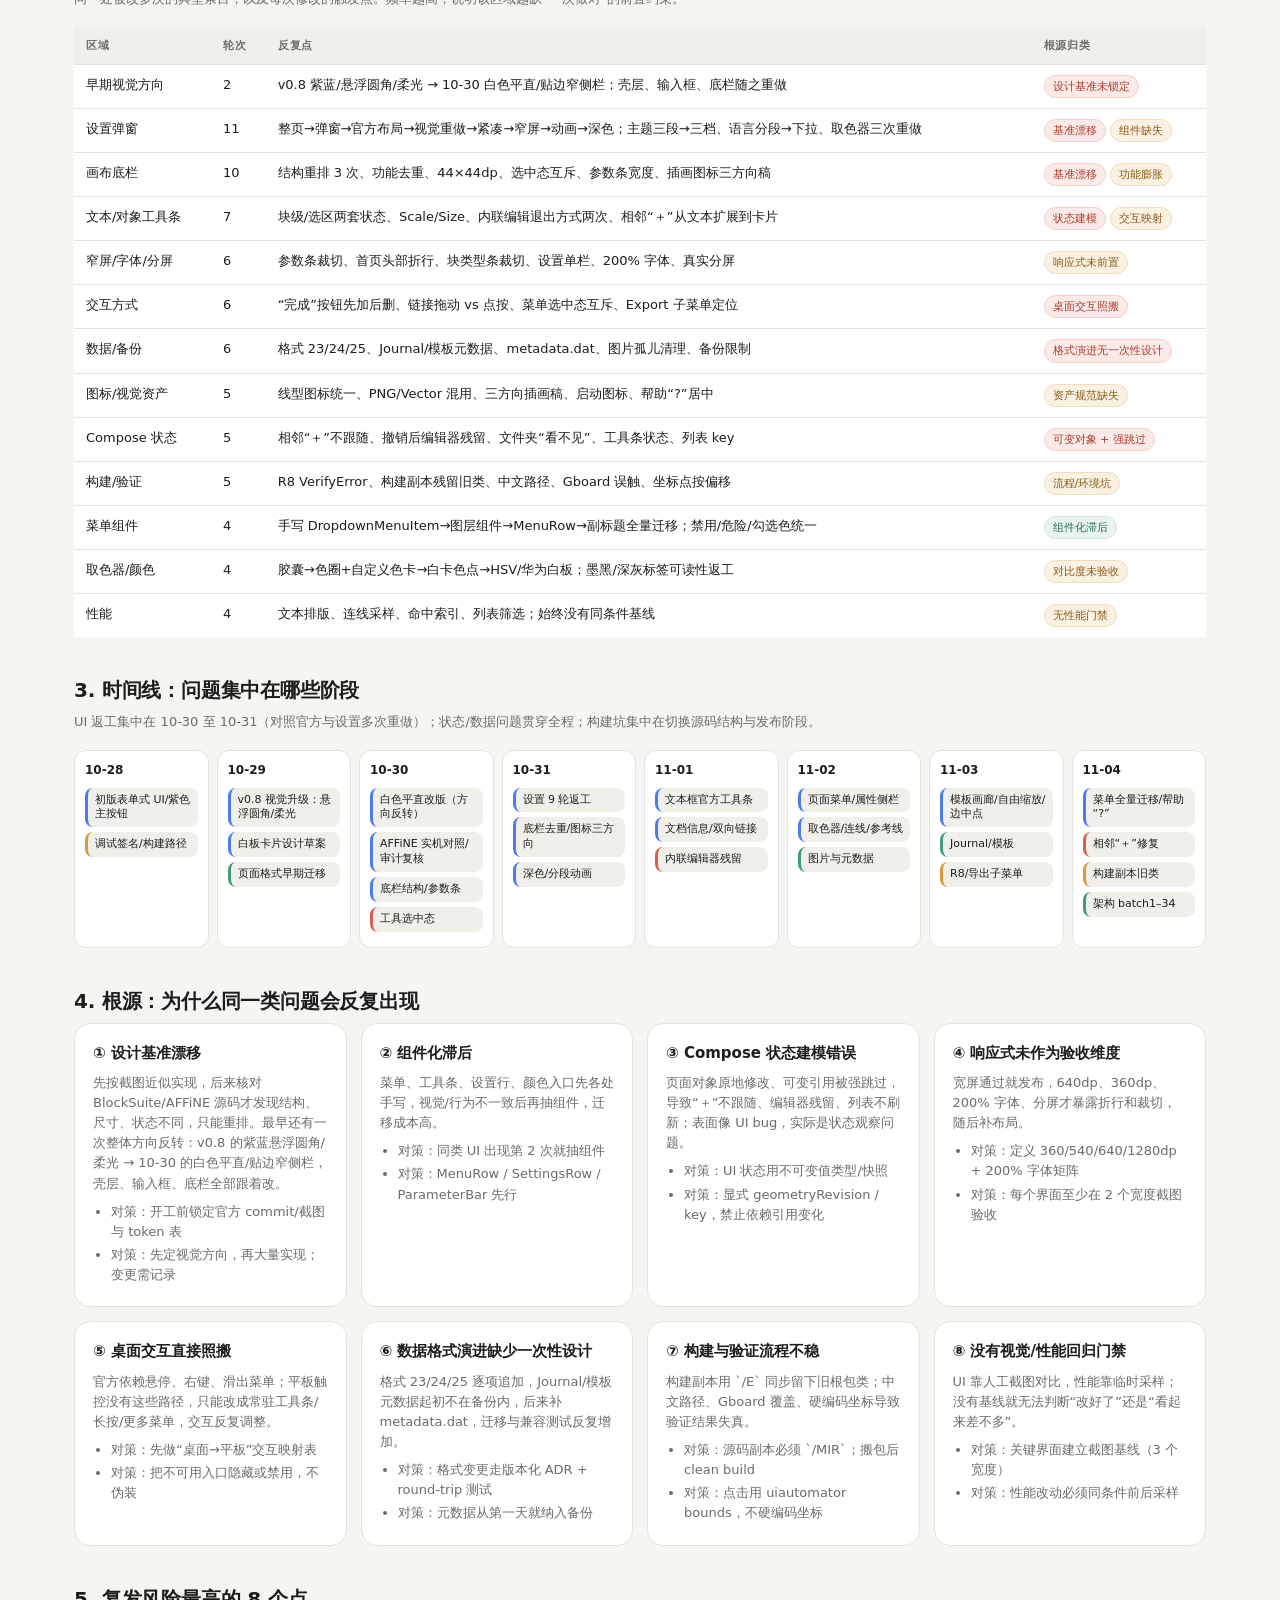
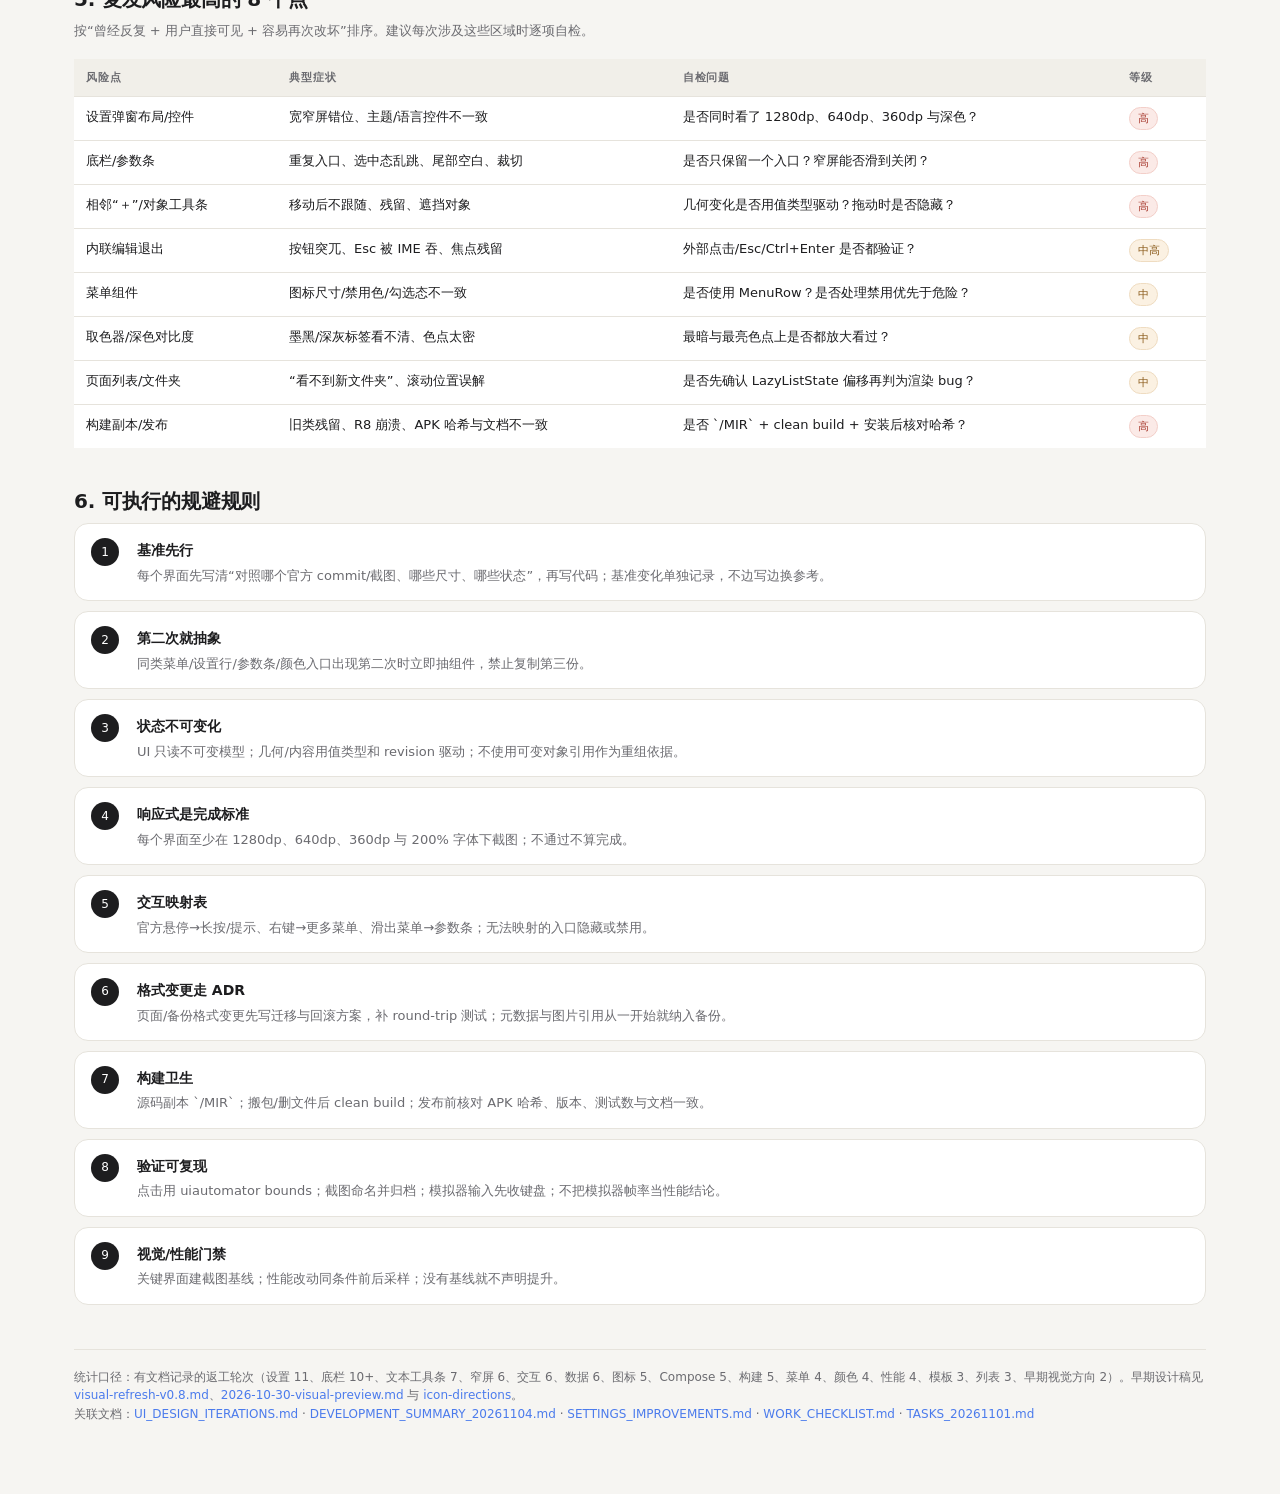
<file: tablet-workspace/docs/affine-audit/problem-navigation.html>
<!DOCTYPE html>
<html lang="zh-CN">
<head>
<meta charset="utf-8">
<meta name="viewport" content="width=device-width, initial-scale=1">
<title>灵页 · 问题频率与根源导览</title>
<style>
  :root{
    --bg:#f6f5f2; --panel:#fff; --ink:#1d1d1f; --muted:#6b6b70;
    --line:#e6e3dc; --soft:#f1efe9;
    --red:#d95d4f; --orange:#d99a3d; --blue:#4b7bec; --green:#3f9d78; --violet:#8a6cd1;
  }
  *{box-sizing:border-box}
  body{margin:0;background:var(--bg);color:var(--ink);
    font-family:"Segoe UI","PingFang SC","Microsoft YaHei",system-ui,sans-serif;line-height:1.55}
  .wrap{max-width:1180px;margin:0 auto;padding:40px 24px 72px}
  header{display:flex;flex-wrap:wrap;align-items:flex-end;justify-content:space-between;gap:20px;margin-bottom:28px}
  h1{font-size:30px;line-height:1.2;margin:0 0 8px;letter-spacing:-.02em}
  .sub{color:var(--muted);font-size:14px;max-width:720px}
  .stamp{font-size:12px;color:var(--muted);border:1px solid var(--line);border-radius:999px;padding:6px 12px;background:var(--panel)}
  .stats{display:grid;grid-template-columns:repeat(auto-fit,minmax(170px,1fr));gap:12px;margin:24px 0 34px}
  .stat{background:var(--panel);border:1px solid var(--line);border-radius:16px;padding:16px 18px}
  .stat b{display:block;font-size:28px;letter-spacing:-.03em}
  .stat span{font-size:12px;color:var(--muted)}
  section{margin:38px 0}
  h2{font-size:20px;margin:0 0 6px;letter-spacing:-.01em}
  .lead{color:var(--muted);font-size:13px;margin:0 0 18px}
  .panel{background:var(--panel);border:1px solid var(--line);border-radius:18px;padding:22px 22px 18px}
  .bars{display:flex;flex-direction:column;gap:12px}
  .bar-row{display:grid;grid-template-columns:210px 1fr 52px;gap:14px;align-items:center;font-size:13px}
  .bar-track{height:14px;background:var(--soft);border-radius:999px;overflow:hidden}
  .bar-fill{height:100%;border-radius:999px}
  .bar-val{text-align:right;font-variant-numeric:tabular-nums;color:var(--muted)}
  .legend{display:flex;gap:16px;flex-wrap:wrap;margin-top:16px;font-size:12px;color:var(--muted)}
  .dot{display:inline-block;width:9px;height:9px;border-radius:50%;margin-right:5px;vertical-align:1px}
  .grid{display:grid;grid-template-columns:repeat(auto-fit,minmax(260px,1fr));gap:14px}
  .card{background:var(--panel);border:1px solid var(--line);border-radius:16px;padding:18px}
  .card h3{font-size:15px;margin:0 0 8px}
  .card p{font-size:13px;color:var(--muted);margin:0}
  .card ul{margin:8px 0 0 18px;padding:0;font-size:13px;color:var(--muted)}
  .card li{margin:3px 0}
  table{width:100%;border-collapse:collapse;font-size:13px;background:var(--panel)}
  th,td{text-align:left;padding:10px 12px;border-bottom:1px solid var(--line);vertical-align:top}
  th{font-size:11px;text-transform:uppercase;letter-spacing:.08em;color:var(--muted);background:var(--soft)}
  tr:last-child td{border-bottom:none}
  td.num{font-variant-numeric:tabular-nums;white-space:nowrap}
  .pill{display:inline-block;padding:2px 8px;border-radius:999px;font-size:11px;border:1px solid var(--line);background:var(--soft);color:var(--muted)}
  .pill.high{background:#fbeae7;border-color:#f3cfc9;color:#a83b2f}
  .pill.mid{background:#fbf1e2;border-color:#efdcc1;color:#8a5a19}
  .pill.low{background:#eaf4ef;border-color:#cfe5da;color:#2f6e56}
  .timeline{display:grid;grid-template-columns:repeat(8,1fr);gap:8px}
  .day{background:var(--panel);border:1px solid var(--line);border-radius:12px;padding:10px;min-height:150px}
  .day b{font-size:12px;display:block;margin-bottom:8px}
  .chip{display:block;font-size:11px;line-height:1.35;background:var(--soft);border-radius:8px;padding:5px 7px;margin-bottom:5px;color:var(--ink)}
  .chip.ui{border-left:3px solid var(--blue)}
  .chip.state{border-left:3px solid var(--red)}
  .chip.data{border-left:3px solid var(--green)}
  .chip.build{border-left:3px solid var(--orange)}
  .note{font-size:12px;color:var(--muted);margin-top:12px}
  .rules{counter-reset:rule;display:grid;gap:10px}
  .rule{display:grid;grid-template-columns:34px 1fr;gap:12px;background:var(--panel);border:1px solid var(--line);border-radius:14px;padding:14px 16px}
  .rule:before{counter-increment:rule;content:counter(rule);display:flex;align-items:center;justify-content:center;
    width:28px;height:28px;border-radius:50%;background:var(--ink);color:#fff;font-size:12px}
  .rule b{font-size:14px}
  .rule p{margin:3px 0 0;font-size:13px;color:var(--muted)}
  footer{margin-top:44px;color:var(--muted);font-size:12px;border-top:1px solid var(--line);padding-top:18px}
  a{color:var(--blue);text-decoration:none}
  @media (max-width:860px){.timeline{grid-template-columns:repeat(2,1fr)}.bar-row{grid-template-columns:150px 1fr 40px}}
</style>
</head>
<body>
<div class="wrap">
<header>
  <div>
    <h1>灵页 · 问题频率与根源导览</h1>
    <p class="sub">同一类界面/交互问题被反复修改的次数、可追溯轮次与根源。数据来自 <code>docs/affine-audit</code> 的批次记录、设置专项、工具栏核对与工作清单；只统计有文档记录的轮次，是下限而非全部微调。</p>
  </div>
  <div class="stamp">2026-10-28 → 2026-11-04</div>
</header>

<div class="stats">
  <div class="stat"><b>34</b><span>架构批次（batch1–34）</span></div>
  <div class="stat"><b>11</b><span>设置弹窗返工轮次</span></div>
  <div class="stat"><b>10+</b><span>画布底栏返工轮次</span></div>
  <div class="stat"><b>42</b><span>工作清单中的用户反馈记录</span></div>
  <div class="stat"><b>434</b><span>JVM 测试（0 失败）</span></div>
</div>

<section>
  <h2>0. 早期设计稿与方向反转</h2>
  <p class="lead">在进入“返工统计”前先看设计源头：v0.8 的悬浮圆角/柔光方向在 10-30 被 AFFiNE 白色平直方案整体替换，这是后续壳层、侧栏、输入框、工具条多次重做的起点。设计稿与对照记录都在仓库内，可直接点开。</p>
  <div class="grid">
    <div class="card"><h3>v0.8 视觉升级（10-29）</h3><p>紫蓝主色、薄荷绿保存、珊瑚红删除；侧栏与编辑区为悬浮圆角面板；浅色柔光渐变、22 秒漂移；160–260ms 过渡；圆点网格与端口语言。</p><ul><li><a href="../design/visual-refresh-v0.8.md">visual-refresh-v0.8.md</a></li><li>结果：网格/端口/动效保留，悬浮面板与柔光背景被平直布局取代</li></ul></div>
    <div class="card"><h3>白板与卡片设计草案（10-29）</h3><p>端口、连线光点、框选组合、卡片模板、可靠性；后续 Frame/卡片/连线的实现输入。</p><ul><li><a href="../design/whiteboard-cards-design.md">whiteboard-cards-design.md</a></li><li><a href="../design/roadmap-v0.8.md">roadmap-v0.8.md</a></li></ul></div>
    <div class="card"><h3>白色平直改版（10-30）</h3><p>白色平直工作区、较窄浅色侧栏、蓝色选中；页面/收藏/回收站纵向；文档块去边框；白板工具条限宽；侧栏圆角与轻阴影。</p><ul><li><a href="2026-10-30-visual-preview.md">2026-10-30-visual-preview.md</a></li><li>方向反转：悬浮圆角 + 柔光 → 贴边窄侧栏 + 平直白色</li></ul></div>
    <div class="card"><h3>AFFiNE 实机对照（10-30）</h3><p>用 Web Demo 与 0.15 逐项对照：英文侧栏标签截断、输入框仍像表单、底栏过宽、设置结构差异；随后补审计质量复核。</p><ul><li><a href="2026-10-30-live-comparison.md">live-comparison</a> · <a href="2026-10-30-followup-review.md">followup-review</a></li><li>教训：截图近似 ≠ 同视口实测</li></ul></div>
    <div class="card"><h3>图标三方向稿（10-31）</h3><p>纸片 + 单点强调 / 彩色贴纸 / 墨线 + 单点填色，按 34dp 与放大稿预览；用户选定方向 A 后重绘 6 个 VectorDrawable。</p><ul><li><a href="icon-directions-2026-10-31.html">icon-directions-2026-10-31.html</a></li><li>结果：PNG/线型/旧素材混用结束</li></ul></div>
    <div class="card"><h3>设置截图与多轮对照（10-31）</h3><p>设置从整页 → 弹窗 → 官方左灰右白 → 视觉重做；截图对照与 11 轮记录在设置专项中。</p><ul><li><a href="SETTINGS_IMPROVEMENTS.md">SETTINGS_IMPROVEMENTS.md</a></li><li><a href="UI_DESIGN_ITERATIONS.md">UI_DESIGN_ITERATIONS.md</a></li></ul></div>
  </div>
</section>

<section>
  <h2>1. 问题类型频率</h2>
  <p class="lead">按“同一类问题被重新处理”的轮次排序。颜色表示对用户可见度：红=直接可见缺陷，橙=布局/裁切，蓝=视觉返工，绿=数据/构建风险。</p>
  <div class="panel">
    <div class="bars">
      <div class="bar-row"><span>设置弹窗视觉/结构</span><div class="bar-track"><div class="bar-fill" style="width:100%;background:var(--blue)"></div></div><span class="bar-val">11</span></div>
      <div class="bar-row"><span>画布底栏/参数条</span><div class="bar-track"><div class="bar-fill" style="width:91%;background:var(--blue)"></div></div><span class="bar-val">10</span></div>
      <div class="bar-row"><span>文本/对象工具条</span><div class="bar-track"><div class="bar-fill" style="width:64%;background:var(--blue)"></div></div><span class="bar-val">7</span></div>
      <div class="bar-row"><span>窄屏/字体/分屏适配</span><div class="bar-track"><div class="bar-fill" style="width:55%;background:var(--orange)"></div></div><span class="bar-val">6</span></div>
      <div class="bar-row"><span>交互方式（编辑退出/链接/互斥）</span><div class="bar-track"><div class="bar-fill" style="width:55%;background:var(--red)"></div></div><span class="bar-val">6</span></div>
      <div class="bar-row"><span>数据格式/备份/元数据</span><div class="bar-track"><div class="bar-fill" style="width:55%;background:var(--green)"></div></div><span class="bar-val">6</span></div>
      <div class="bar-row"><span>图标/插画/帮助图标</span><div class="bar-track"><div class="bar-fill" style="width:45%;background:var(--blue)"></div></div><span class="bar-val">5</span></div>
      <div class="bar-row"><span>Compose 状态/重组</span><div class="bar-track"><div class="bar-fill" style="width:45%;background:var(--red)"></div></div><span class="bar-val">5</span></div>
      <div class="bar-row"><span>构建/验证工具链</span><div class="bar-track"><div class="bar-fill" style="width:45%;background:var(--orange)"></div></div><span class="bar-val">5</span></div>
      <div class="bar-row"><span>菜单组件迁移</span><div class="bar-track"><div class="bar-fill" style="width:36%;background:var(--blue)"></div></div><span class="bar-val">4</span></div>
      <div class="bar-row"><span>取色器/颜色入口</span><div class="bar-track"><div class="bar-fill" style="width:36%;background:var(--blue)"></div></div><span class="bar-val">4</span></div>
      <div class="bar-row"><span>性能缓存/索引</span><div class="bar-track"><div class="bar-fill" style="width:36%;background:var(--green)"></div></div><span class="bar-val">4</span></div>
      <div class="bar-row"><span>模板画廊</span><div class="bar-track"><div class="bar-fill" style="width:27%;background:var(--blue)"></div></div><span class="bar-val">3</span></div>
      <div class="bar-row"><span>早期视觉方向反转</span><div class="bar-track"><div class="bar-fill" style="width:18%;background:var(--blue)"></div></div><span class="bar-val">2</span></div>
      <div class="bar-row"><span>文件夹/列表可见性/滚动</span><div class="bar-track"><div class="bar-fill" style="width:27%;background:var(--red)"></div></div><span class="bar-val">3</span></div>
    </div>
    <div class="legend">
      <span><i class="dot" style="background:var(--red)"></i>直接可见缺陷/状态错误</span>
      <span><i class="dot" style="background:var(--orange)"></i>布局/裁切/工具链</span>
      <span><i class="dot" style="background:var(--blue)"></i>视觉返工/对齐官方</span>
      <span><i class="dot" style="background:var(--green)"></i>数据/性能/兼容</span>
    </div>
  </div>
</section>

<section>
  <h2>2. 重复修改榜</h2>
  <p class="lead">同一处被改多次的典型条目，以及每次修改的触发点。频率越高，说明该区域越缺“一次做对”的前置约束。</p>
  <table>
    <thead><tr><th>区域</th><th class="num">轮次</th><th>反复点</th><th>根源归类</th></tr></thead>
    <tbody>
      <tr><td>早期视觉方向</td><td class="num">2</td><td>v0.8 紫蓝/悬浮圆角/柔光 → 10-30 白色平直/贴边窄侧栏；壳层、输入框、底栏随之重做</td><td><span class="pill high">设计基准未锁定</span></td></tr>
      <tr><td>设置弹窗</td><td class="num">11</td><td>整页→弹窗→官方布局→视觉重做→紧凑→窄屏→动画→深色；主题三段→三档、语言分段→下拉、取色器三次重做</td><td><span class="pill high">基准漂移</span> <span class="pill mid">组件缺失</span></td></tr>
      <tr><td>画布底栏</td><td class="num">10</td><td>结构重排 3 次、功能去重、44×44dp、选中态互斥、参数条宽度、插画图标三方向稿</td><td><span class="pill high">基准漂移</span> <span class="pill mid">功能膨胀</span></td></tr>
      <tr><td>文本/对象工具条</td><td class="num">7</td><td>块级/选区两套状态、Scale/Size、内联编辑退出方式两次、相邻“＋”从文本扩展到卡片</td><td><span class="pill high">状态建模</span> <span class="pill mid">交互映射</span></td></tr>
      <tr><td>窄屏/字体/分屏</td><td class="num">6</td><td>参数条裁切、首页头部折行、块类型条裁切、设置单栏、200% 字体、真实分屏</td><td><span class="pill mid">响应式未前置</span></td></tr>
      <tr><td>交互方式</td><td class="num">6</td><td>“完成”按钮先加后删、链接拖动 vs 点按、菜单选中态互斥、Export 子菜单定位</td><td><span class="pill high">桌面交互照搬</span></td></tr>
      <tr><td>数据/备份</td><td class="num">6</td><td>格式 23/24/25、Journal/模板元数据、metadata.dat、图片孤儿清理、备份限制</td><td><span class="pill high">格式演进无一次性设计</span></td></tr>
      <tr><td>图标/视觉资产</td><td class="num">5</td><td>线型图标统一、PNG/Vector 混用、三方向插画稿、启动图标、帮助“?”居中</td><td><span class="pill mid">资产规范缺失</span></td></tr>
      <tr><td>Compose 状态</td><td class="num">5</td><td>相邻“＋”不跟随、撤销后编辑器残留、文件夹“看不见”、工具条状态、列表 key</td><td><span class="pill high">可变对象 + 强跳过</span></td></tr>
      <tr><td>构建/验证</td><td class="num">5</td><td>R8 VerifyError、构建副本残留旧类、中文路径、Gboard 误触、坐标点按偏移</td><td><span class="pill mid">流程/环境坑</span></td></tr>
      <tr><td>菜单组件</td><td class="num">4</td><td>手写 DropdownMenuItem→图层组件→MenuRow→副标题全量迁移；禁用/危险/勾选色统一</td><td><span class="pill low">组件化滞后</span></td></tr>
      <tr><td>取色器/颜色</td><td class="num">4</td><td>胶囊→色圈+自定义色卡→白卡色点→HSV/华为白板；墨黑/深灰标签可读性返工</td><td><span class="pill mid">对比度未验收</span></td></tr>
      <tr><td>性能</td><td class="num">4</td><td>文本排版、连线采样、命中索引、列表筛选；始终没有同条件基线</td><td><span class="pill mid">无性能门禁</span></td></tr>
    </tbody>
  </table>
</section>

<section>
  <h2>3. 时间线：问题集中在哪些阶段</h2>
  <p class="lead">UI 返工集中在 10-30 至 10-31（对照官方与设置多次重做）；状态/数据问题贯穿全程；构建坑集中在切换源码结构与发布阶段。</p>
  <div class="timeline">
    <div class="day"><b>10-28</b><span class="chip ui">初版表单式 UI/紫色主按钮</span><span class="chip build">调试签名/构建路径</span></div>
    <div class="day"><b>10-29</b><span class="chip ui">v0.8 视觉升级：悬浮圆角/柔光</span><span class="chip ui">白板卡片设计草案</span><span class="chip data">页面格式早期迁移</span></div>
    <div class="day"><b>10-30</b><span class="chip ui">白色平直改版（方向反转）</span><span class="chip ui">AFFiNE 实机对照/审计复核</span><span class="chip ui">底栏结构/参数条</span><span class="chip state">工具选中态</span></div>
    <div class="day"><b>10-31</b><span class="chip ui">设置 9 轮返工</span><span class="chip ui">底栏去重/图标三方向</span><span class="chip ui">深色/分段动画</span></div>
    <div class="day"><b>11-01</b><span class="chip ui">文本框官方工具条</span><span class="chip ui">文档信息/双向链接</span><span class="chip state">内联编辑器残留</span></div>
    <div class="day"><b>11-02</b><span class="chip ui">页面菜单/属性侧栏</span><span class="chip ui">取色器/连线/参考线</span><span class="chip data">图片与元数据</span></div>
    <div class="day"><b>11-03</b><span class="chip ui">模板画廊/自由缩放/边中点</span><span class="chip data">Journal/模板</span><span class="chip build">R8/导出子菜单</span></div>
    <div class="day"><b>11-04</b><span class="chip ui">菜单全量迁移/帮助“?”</span><span class="chip state">相邻“＋”修复</span><span class="chip build">构建副本旧类</span><span class="chip data">架构 batch1–34</span></div>
  </div>
</section>

<section>
  <h2>4. 根源：为什么同一类问题会反复出现</h2>
  <div class="grid">
    <div class="card"><h3>① 设计基准漂移</h3><p>先按截图近似实现，后来核对 BlockSuite/AFFiNE 源码才发现结构、尺寸、状态不同，只能重排。最早还有一次整体方向反转：v0.8 的紫蓝悬浮圆角/柔光 → 10-30 的白色平直/贴边窄侧栏，壳层、输入框、底栏全部跟着改。</p><ul><li>对策：开工前锁定官方 commit/截图与 token 表</li><li>对策：先定视觉方向，再大量实现；变更需记录</li></ul></div>
    <div class="card"><h3>② 组件化滞后</h3><p>菜单、工具条、设置行、颜色入口先各处手写，视觉/行为不一致后再抽组件，迁移成本高。</p><ul><li>对策：同类 UI 出现第 2 次就抽组件</li><li>对策：MenuRow / SettingsRow / ParameterBar 先行</li></ul></div>
    <div class="card"><h3>③ Compose 状态建模错误</h3><p>页面对象原地修改、可变引用被强跳过，导致“＋”不跟随、编辑器残留、列表不刷新；表面像 UI bug，实际是状态观察问题。</p><ul><li>对策：UI 状态用不可变值类型/快照</li><li>对策：显式 geometryRevision / key，禁止依赖引用变化</li></ul></div>
    <div class="card"><h3>④ 响应式未作为验收维度</h3><p>宽屏通过就发布，640dp、360dp、200% 字体、分屏才暴露折行和裁切，随后补布局。</p><ul><li>对策：定义 360/540/640/1280dp + 200% 字体矩阵</li><li>对策：每个界面至少在 2 个宽度截图验收</li></ul></div>
    <div class="card"><h3>⑤ 桌面交互直接照搬</h3><p>官方依赖悬停、右键、滑出菜单；平板触控没有这些路径，只能改成常驻工具条/长按/更多菜单，交互反复调整。</p><ul><li>对策：先做“桌面→平板”交互映射表</li><li>对策：把不可用入口隐藏或禁用，不伪装</li></ul></div>
    <div class="card"><h3>⑥ 数据格式演进缺少一次性设计</h3><p>格式 23/24/25 逐项追加，Journal/模板元数据起初不在备份内，后来补 metadata.dat，迁移与兼容测试反复增加。</p><ul><li>对策：格式变更走版本化 ADR + round-trip 测试</li><li>对策：元数据从第一天就纳入备份</li></ul></div>
    <div class="card"><h3>⑦ 构建与验证流程不稳</h3><p>构建副本用 `/E` 同步留下旧根包类；中文路径、Gboard 覆盖、硬编码坐标导致验证结果失真。</p><ul><li>对策：源码副本必须 `/MIR`；搬包后 clean build</li><li>对策：点击用 uiautomator bounds，不硬编码坐标</li></ul></div>
    <div class="card"><h3>⑧ 没有视觉/性能回归门禁</h3><p>UI 靠人工截图对比，性能靠临时采样；没有基线就无法判断“改好了”还是“看起来差不多”。</p><ul><li>对策：关键界面建立截图基线（3 个宽度）</li><li>对策：性能改动必须同条件前后采样</li></ul></div>
  </div>
</section>

<section>
  <h2>5. 复发风险最高的 8 个点</h2>
  <p class="lead">按“曾经反复 + 用户直接可见 + 容易再次改坏”排序。建议每次涉及这些区域时逐项自检。</p>
  <table>
    <thead><tr><th>风险点</th><th>典型症状</th><th>自检问题</th><th>等级</th></tr></thead>
    <tbody>
      <tr><td>设置弹窗布局/控件</td><td>宽窄屏错位、主题/语言控件不一致</td><td>是否同时看了 1280dp、640dp、360dp 与深色？</td><td><span class="pill high">高</span></td></tr>
      <tr><td>底栏/参数条</td><td>重复入口、选中态乱跳、尾部空白、裁切</td><td>是否只保留一个入口？窄屏能否滑到关闭？</td><td><span class="pill high">高</span></td></tr>
      <tr><td>相邻“＋”/对象工具条</td><td>移动后不跟随、残留、遮挡对象</td><td>几何变化是否用值类型驱动？拖动时是否隐藏？</td><td><span class="pill high">高</span></td></tr>
      <tr><td>内联编辑退出</td><td>按钮突兀、Esc 被 IME 吞、焦点残留</td><td>外部点击/Esc/Ctrl+Enter 是否都验证？</td><td><span class="pill mid">中高</span></td></tr>
      <tr><td>菜单组件</td><td>图标尺寸/禁用色/勾选态不一致</td><td>是否使用 MenuRow？是否处理禁用优先于危险？</td><td><span class="pill mid">中</span></td></tr>
      <tr><td>取色器/深色对比度</td><td>墨黑/深灰标签看不清、色点太密</td><td>最暗与最亮色点上是否都放大看过？</td><td><span class="pill mid">中</span></td></tr>
      <tr><td>页面列表/文件夹</td><td>“看不到新文件夹”、滚动位置误解</td><td>是否先确认 LazyListState 偏移再判为渲染 bug？</td><td><span class="pill mid">中</span></td></tr>
      <tr><td>构建副本/发布</td><td>旧类残留、R8 崩溃、APK 哈希与文档不一致</td><td>是否 `/MIR` + clean build + 安装后核对哈希？</td><td><span class="pill high">高</span></td></tr>
    </tbody>
  </table>
</section>

<section>
  <h2>6. 可执行的规避规则</h2>
  <div class="rules">
    <div class="rule"><div><b>基准先行</b><p>每个界面先写清“对照哪个官方 commit/截图、哪些尺寸、哪些状态”，再写代码；基准变化单独记录，不边写边换参考。</p></div></div>
    <div class="rule"><div><b>第二次就抽象</b><p>同类菜单/设置行/参数条/颜色入口出现第二次时立即抽组件，禁止复制第三份。</p></div></div>
    <div class="rule"><div><b>状态不可变化</b><p>UI 只读不可变模型；几何/内容用值类型和 revision 驱动；不使用可变对象引用作为重组依据。</p></div></div>
    <div class="rule"><div><b>响应式是完成标准</b><p>每个界面至少在 1280dp、640dp、360dp 与 200% 字体下截图；不通过不算完成。</p></div></div>
    <div class="rule"><div><b>交互映射表</b><p>官方悬停→长按/提示、右键→更多菜单、滑出菜单→参数条；无法映射的入口隐藏或禁用。</p></div></div>
    <div class="rule"><div><b>格式变更走 ADR</b><p>页面/备份格式变更先写迁移与回滚方案，补 round-trip 测试；元数据与图片引用从一开始就纳入备份。</p></div></div>
    <div class="rule"><div><b>构建卫生</b><p>源码副本 `/MIR`；搬包/删文件后 clean build；发布前核对 APK 哈希、版本、测试数与文档一致。</p></div></div>
    <div class="rule"><div><b>验证可复现</b><p>点击用 uiautomator bounds；截图命名并归档；模拟器输入先收键盘；不把模拟器帧率当性能结论。</p></div></div>
    <div class="rule"><div><b>视觉/性能门禁</b><p>关键界面建截图基线；性能改动同条件前后采样；没有基线就不声明提升。</p></div></div>
  </div>
</section>

<footer>
  统计口径：有文档记录的返工轮次（设置 11、底栏 10+、文本工具条 7、窄屏 6、交互 6、数据 6、图标 5、Compose 5、构建 5、菜单 4、颜色 4、性能 4、模板 3、列表 3、早期视觉方向 2）。早期设计稿见 <a href="../design/visual-refresh-v0.8.md">visual-refresh-v0.8.md</a>、<a href="2026-10-30-visual-preview.md">2026-10-30-visual-preview.md</a> 与 <a href="icon-directions-2026-10-31.html">icon-directions</a>。<br>
  关联文档：<a href="UI_DESIGN_ITERATIONS.md">UI_DESIGN_ITERATIONS.md</a> ·
  <a href="DEVELOPMENT_SUMMARY_20261104.md">DEVELOPMENT_SUMMARY_20261104.md</a> ·
  <a href="SETTINGS_IMPROVEMENTS.md">SETTINGS_IMPROVEMENTS.md</a> ·
  <a href="WORK_CHECKLIST.md">WORK_CHECKLIST.md</a> ·
  <a href="TASKS_20261101.md">TASKS_20261101.md</a>
</footer>
</div>
</body>
</html>
</file>
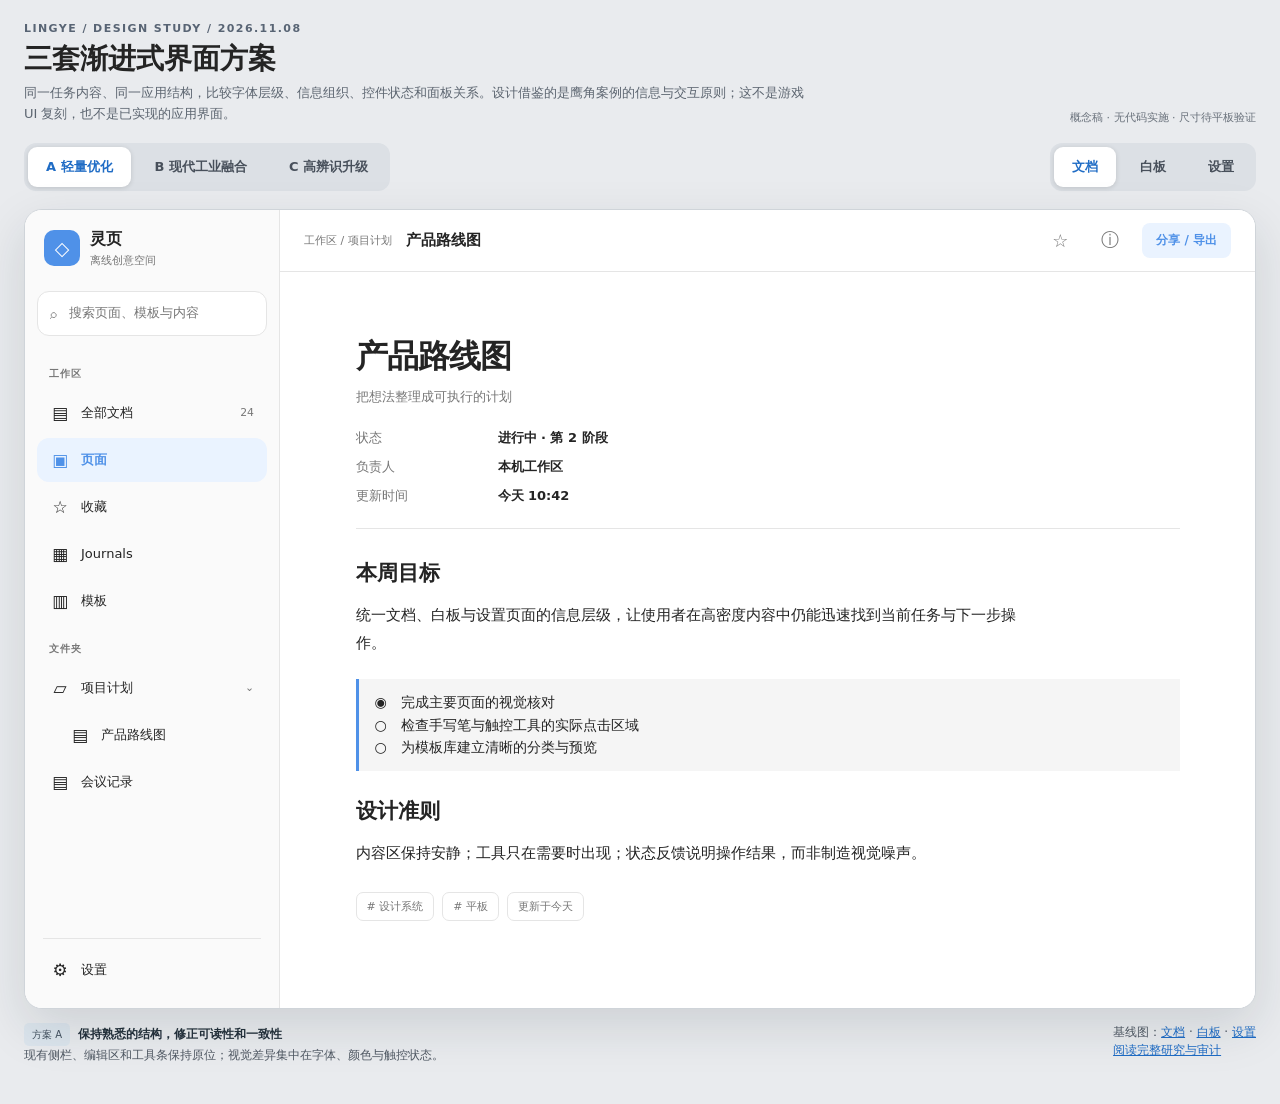
<file: tablet-workspace/docs/design/hypergryph-study/comparison.html>
<!doctype html>
<html lang="zh-CN">
<head>
<meta charset="utf-8">
<meta name="viewport" content="width=device-width,initial-scale=1">
<title>灵页 · 鹰角系设计原则转译｜三案对照</title>
<style>
  :root{font-family:Inter,"Noto Sans SC","Microsoft YaHei",system-ui,sans-serif;color:#242424;background:#e9ebee}*{box-sizing:border-box}body{margin:0}.shell{max-width:1500px;margin:auto;padding:22px 24px 40px}.intro{display:flex;gap:20px;align-items:end;justify-content:space-between;margin-bottom:16px}.eyebrow{font-size:11px;letter-spacing:.13em;font-weight:700;color:#586474}.intro h1{font-size:28px;margin:5px 0 4px}.intro p{margin:0;color:#5c6570;font-size:13px;max-width:780px;line-height:1.65}.note{font-size:11px;color:#68707a}.controls{display:flex;align-items:center;justify-content:space-between;gap:12px;margin:18px 0}.switches{display:flex;gap:6px;padding:4px;background:#dce0e5;border-radius:12px}.switches button{border:0;background:transparent;padding:9px 18px;border-radius:9px;font-family:inherit;font-size:13px;font-weight:600;color:#48505b;cursor:pointer;min-height:40px}.switches button.active{background:#fff;color:#1f6cc5;box-shadow:0 1px 5px #0002}.legend{font-size:12px;color:#59626e}.preview{--primary:#4f91e8;--selected:#eaf3ff;--muted:#777;--ink:#242424;--line:#e5e5e5;--side:#fafafa;--panel:#fff;--surface:#f5f5f5;--canvas:#fff;--radius:12px;--shadow:0 8px 30px #10182016;background:var(--panel);height:min(72vw,800px);min-height:620px;border:1px solid #cfd4d9;border-radius:18px;overflow:hidden;display:flex;box-shadow:0 18px 50px #1a263021;position:relative;transition:background .2s}.preview.scheme-b{--primary:#1f6cc5;--selected:#eaf2fb;--muted:#525252;--line:#d9e0e6;--side:#f7f9fb;--surface:#f1f4f6;--radius:9px}.preview.scheme-c{--primary:#34c4d2;--selected:#123440;--muted:#abb6be;--ink:#f1f6f7;--line:#35434a;--side:#172128;--panel:#1b252b;--surface:#26343b;--canvas:#f7faf9;--radius:5px;--shadow:0 9px 30px #0005}.sidebar{width:255px;flex:none;background:var(--side);border-right:1px solid var(--line);display:flex;flex-direction:column;padding:16px 12px;gap:3px;color:var(--ink)}.brand{display:flex;align-items:center;gap:10px;padding:3px 7px 20px}.brandmark{width:36px;height:36px;border-radius:10px;background:#4f91e8;color:white;display:grid;place-items:center;font-size:19px;font-weight:800}.scheme-c .brandmark{background:#34c4d2;color:#102229;border-radius:4px}.brand strong{display:block;font-size:16px}.brand small{display:block;color:var(--muted);font-size:11px;margin-top:3px}.side-search{height:45px;border:1px solid var(--line);background:var(--panel);border-radius:var(--radius);display:flex;align-items:center;gap:12px;padding:0 12px;color:var(--muted);font-size:13px;margin-bottom:12px}.side-label{font-size:10px;font-weight:800;letter-spacing:.1em;color:var(--muted);padding:16px 12px 7px}.navitem{display:flex;align-items:center;gap:11px;min-height:44px;padding:0 13px;border-radius:var(--radius);font-size:13px;color:var(--ink)}.navitem.active{background:var(--selected);color:var(--primary);font-weight:700}.navitem .glyph{font-size:17px;width:20px;text-align:center}.navitem small{margin-left:auto;color:var(--muted)}.side-spacer{flex:1}.side-rule{border-top:1px solid var(--line);margin:6px}.workspace{flex:1;min-width:0;display:flex;flex-direction:column;background:var(--panel)}.topbar{height:62px;flex:none;border-bottom:1px solid var(--line);display:flex;align-items:center;padding:0 24px;gap:14px;color:var(--ink)}.topbar strong{font-size:15px}.crumb{font-size:11px;color:var(--muted)}.topspacer{flex:1}.circleicon{width:36px;height:36px;display:grid;place-items:center;border-radius:9px;color:var(--muted);font-size:18px}.topbar .action{font-size:12px;background:var(--selected);color:var(--primary);padding:9px 14px;border-radius:8px;font-weight:700}.content{flex:1;min-height:0;position:relative;overflow:hidden}.page-content{height:100%;overflow:auto}.document{max-width:900px;margin:0 auto;padding:38px 38px 100px;color:var(--ink)}.document .sup{font-size:11px;color:var(--muted);font-weight:700;letter-spacing:.1em}.document h2{font-size:32px;margin:13px 0 9px;letter-spacing:-.03em}.document .subtitle{color:var(--muted);font-size:13px}.metabox{display:grid;grid-template-columns:130px 1fr;row-gap:11px;column-gap:12px;padding:23px 0;border-bottom:1px solid var(--line);font-size:13px;margin-bottom:28px}.meta-key{color:var(--muted)}.meta-value{font-weight:600}.docbody h3{font-size:21px;margin:26px 0 10px}.docbody p{font-size:15px;line-height:1.85;color:var(--ink);max-width:670px}.block{border-left:3px solid var(--primary);padding:12px 16px;margin:22px 0;background:var(--surface);font-size:14px;line-height:1.6}.docchips{display:flex;gap:8px;margin-top:25px}.chip{font-size:11px;padding:6px 10px;border:1px solid var(--line);border-radius:7px;color:var(--muted)}.canvas{height:100%;background-color:var(--canvas);background-image:radial-gradient(#c9d6e1 1px,transparent 1px);background-size:22px 22px;position:relative;color:#26313c}.canvas .board-label{position:absolute;top:24px;left:32px;color:#66747d;font-size:11px;font-weight:700;letter-spacing:.11em}.connector{position:absolute;inset:0;width:100%;height:100%;pointer-events:none}.card{position:absolute;background:#fff;border:1px solid #cad5dc;border-radius:10px;box-shadow:0 4px 16px #18293712;padding:18px 20px;z-index:1}.card .card-kicker{font-size:10px;letter-spacing:.08em;color:#6d7c84;font-weight:800}.card h3{margin:7px 0 6px;font-size:16px}.card p{font-size:11px;line-height:1.55;color:#62717b;margin:0}.card.one{width:235px;height:140px;left:13%;top:31%}.card.two{width:230px;height:137px;left:54%;top:20%;border-color:#80b1df}.card.three{width:235px;height:130px;left:53%;top:61%}.port{width:12px;height:12px;border-radius:50%;background:#fff;border:2px solid #1f6cc5;position:absolute;right:-7px;top:55px}.card.two .port,.card.three .port{right:auto;left:-7px}.floatbar{position:absolute;z-index:2;left:53%;top:calc(20% - 50px);display:flex;gap:4px;background:#fff;border:1px solid #d9e0e6;border-radius:12px;box-shadow:0 5px 18px #15222b2b;padding:5px;color:#566675}.floatbar span{width:31px;height:31px;display:grid;place-items:center;font-size:14px}.floatbar .chosen{background:#eaf2fb;color:#1f6cc5;border-radius:7px}.bottomtools{position:absolute;bottom:24px;left:50%;transform:translateX(-50%);display:flex;align-items:center;gap:3px;background:#fff;border:1px solid #dce3e7;border-radius:16px;box-shadow:0 8px 24px #15222b25;padding:8px}.bottomtools span{height:35px;min-width:37px;display:grid;place-items:center;color:#51606b;font-size:18px}.bottomtools .chosen{background:#eaf2fb;color:#1f6cc5;border-radius:8px}.bottomtools i{height:24px;border-left:1px solid #dce3e7;margin:0 5px}.zoom{position:absolute;bottom:34px;left:29px;color:#54616b;font-size:12px}.settings{position:absolute;inset:18px 24px 22px;background:#fff;border-radius:15px;box-shadow:0 9px 32px #10253023;display:flex;overflow:hidden;border:1px solid #dfe3e7;color:#242424}.settings-side{width:225px;background:#f7f7f9;padding:22px 13px}.settings-side h2{font-size:23px;margin:0 8px 25px}.settings-side .side-label{padding:12px 8px 6px}.settings-side .navitem{min-height:43px;color:#333}.settings-side .navitem.active{background:#eaf2fb;color:#1f6cc5}.settings-main{padding:34px 42px;flex:1;overflow:auto}.settings-main .sup{color:#697783;font-size:10px;font-weight:800;letter-spacing:.12em}.settings-main h2{font-size:23px;margin:4px 0 5px}.settings-main>p{font-size:12px;color:#71808a;margin:0 0 26px}.groupname{color:#64717a;font-size:11px;font-weight:800;letter-spacing:.07em;border-top:1px solid #e1e6ea;padding-top:16px;margin-top:24px}.settingrow{display:grid;grid-template-columns:minmax(180px,1fr) 245px;min-height:64px;align-items:center;gap:16px;font-size:13px}.settingrow b{font-size:13px}.settingrow small{display:block;color:#77848b;font-size:11px;font-weight:400;margin-top:4px}.control{height:36px;border:1px solid #dce3e7;border-radius:7px;display:flex;align-items:center;padding:0 11px;justify-content:space-between;font-size:12px}.seg{height:36px;border-radius:7px;background:#f2f4f6;display:flex;align-items:center;justify-content:space-around;font-size:12px}.seg span{padding:7px 15px}.seg .chosen{background:#fff;border-radius:6px;box-shadow:0 1px 4px #0002;font-weight:700}.toggle{margin-left:auto;width:38px;height:22px;border-radius:30px;background:#1f6cc5;position:relative}.toggle:after{content:"";position:absolute;width:16px;height:16px;right:3px;top:3px;background:#fff;border-radius:50%}
  .scheme-a .document .sup,.scheme-a .settings-main .sup,.scheme-a .canvas .board-label{display:none}.scheme-a .metabox{margin-bottom:30px}.scheme-a .document{padding-top:50px}.scheme-a .card{border-radius:12px}.scheme-a .port{background:#fff;border-color:#4f91e8}.scheme-a .settings-main{padding-top:38px}
  .scheme-b .topbar{border-bottom:1px solid var(--line)}.scheme-b .sidebar{box-shadow:3px 0 11px #20304009}.scheme-b .brandmark{border-radius:7px}.scheme-b .document .sup{color:var(--primary)}.scheme-b .metabox{grid-template-columns:110px 1fr;max-width:590px;margin:21px 0 30px;padding:13px 0}.scheme-b .document h2{font-size:34px}.scheme-b .floatbar{border-radius:9px}.scheme-b .card{border-radius:7px}.scheme-b .board-label{color:#1f6cc5}.scheme-b .settings{border-radius:9px}.scheme-b .settings-main .sup{color:#1f6cc5}
  .scheme-c .topbar{background:#202d34}.scheme-c .navitem.active{border-left:3px solid #34c4d2;border-radius:2px}.scheme-c .document{color:#24343c;background:#fff;max-width:870px;min-height:100%;padding:40px 42px;box-shadow:0 4px 16px #0002}.scheme-c .document .sup{color:#006f7a}.scheme-c .document .subtitle,.scheme-c .document .meta-key{color:#53646c}.scheme-c .document .docbody p{color:#25343b}.scheme-c .document .metabox{border-color:#dbe3e7}.scheme-c .document .block{background:#e9f6f7;border-color:#007b85}.scheme-c .document .chip{color:#52636b;border-color:#d4dfe3}.scheme-c .card{border-radius:3px}.scheme-c .card.two{border-left:4px solid #009ca9}.scheme-c .settings{border-radius:4px}.scheme-c .settings-side{background:#172128;color:#f2f6f7}.scheme-c .settings-side .navitem{color:#c8d4d8}.scheme-c .settings-side .navitem.active{color:#55d4df;background:#263a42;border-radius:2px}.scheme-c .settings-side .side-label{color:#889aa1}.scheme-c .settings-main .sup{color:#007c88}.scheme-c .floatbar,.scheme-c .bottomtools{border-radius:5px}.scheme-c .canvas .board-label{color:#056d78}
  .caption{display:flex;justify-content:space-between;gap:18px;margin-top:14px;color:#4f5863;font-size:12px;line-height:1.5}.caption strong{color:#24313c}.caption a{color:#1f6cc5}.caption .pill{display:inline-block;background:#dce5ed;padding:4px 8px;border-radius:5px;color:#43515f;font-size:10px;margin-right:8px}
  @media(max-width:850px){.shell{padding:14px}.intro,.controls,.caption{display:block}.intro h1{font-size:22px}.switches{width:max-content;max-width:100%;overflow:auto;margin:8px 0}.preview{min-height:570px;height:680px}.sidebar{width:180px;padding:12px 7px}.brand small{display:none}.topbar{padding:0 12px}.document{padding:30px 20px}.settings{inset:10px}.settings-side{width:150px}.settings-main{padding:25px 18px}.settingrow{grid-template-columns:1fr;gap:6px;padding:8px 0}.card.one{left:5%}.card.two,.card.three{left:58%}.bottomtools{bottom:12px}}
</style>
</head>
<body>
<main class="shell">
  <div class="intro"><div><div class="eyebrow">LINGYE / DESIGN STUDY / 2026.11.08</div><h1>三套渐进式界面方案</h1><p>同一任务内容、同一应用结构，比较字体层级、信息组织、控件状态和面板关系。设计借鉴的是鹰角案例的信息与交互原则；这不是游戏 UI 复刻，也不是已实现的应用界面。</p></div><div class="note">概念稿 · 无代码实施 · 尺寸待平板验证</div></div>
  <div class="controls"><div class="switches" role="tablist" aria-label="选择设计方案"><button class="active" data-scheme="a">A 轻量优化</button><button data-scheme="b">B 现代工业融合</button><button data-scheme="c">C 高辨识升级</button></div><div class="switches" role="tablist" aria-label="选择页面"><button class="active" data-view="document">文档</button><button data-view="board">白板</button><button data-view="settings">设置</button></div></div>
  <div id="preview" class="preview scheme-a">
    <aside class="sidebar"><div class="brand"><div class="brandmark">◇</div><div><strong>灵页</strong><small>离线创意空间</small></div></div><div class="side-search">⌕ <span>搜索页面、模板与内容</span></div><div class="side-label">工作区</div><div class="navitem"><span class="glyph">▤</span>全部文档 <small>24</small></div><div class="navitem active"><span class="glyph">▣</span>页面</div><div class="navitem"><span class="glyph">☆</span>收藏</div><div class="navitem"><span class="glyph">▦</span>Journals</div><div class="navitem"><span class="glyph">▥</span>模板</div><div class="side-label">文件夹</div><div class="navitem"><span class="glyph">▱</span>项目计划 <small>⌄</small></div><div class="navitem" style="padding-left:33px"><span class="glyph">▤</span>产品路线图</div><div class="navitem"><span class="glyph">▤</span>会议记录</div><div class="side-spacer"></div><div class="side-rule"></div><div class="navitem"><span class="glyph">⚙</span>设置</div></aside>
    <section class="workspace"><div class="topbar"><span class="crumb">工作区 / 项目计划</span><strong id="topTitle">产品路线图</strong><span class="topspacer"></span><span class="circleicon">☆</span><span class="circleicon">ⓘ</span><span class="action">分享 / 导出</span></div><div class="content">
      <div class="page-content" data-page="document"><article class="document"><div class="sup">DOCUMENT / PROJECT PLAN</div><h2>产品路线图</h2><div class="subtitle">把想法整理成可执行的计划</div><div class="metabox"><span class="meta-key">状态</span><span class="meta-value">进行中 · 第 2 阶段</span><span class="meta-key">负责人</span><span class="meta-value">本机工作区</span><span class="meta-key">更新时间</span><span class="meta-value">今天 10:42</span></div><div class="docbody"><h3>本周目标</h3><p>统一文档、白板与设置页面的信息层级，让使用者在高密度内容中仍能迅速找到当前任务与下一步操作。</p><div class="block">◉　完成主要页面的视觉核对<br>○　检查手写笔与触控工具的实际点击区域<br>○　为模板库建立清晰的分类与预览</div><h3>设计准则</h3><p>内容区保持安静；工具只在需要时出现；状态反馈说明操作结果，而非制造视觉噪声。</p><div class="docchips"><span class="chip"># 设计系统</span><span class="chip"># 平板</span><span class="chip">更新于今天</span></div></div></article></div>
      <div class="page-content" data-page="board" hidden><div class="canvas"><div class="board-label">WHITEBOARD / PRODUCT FLOW</div><svg class="connector" viewBox="0 0 1000 700" preserveAspectRatio="none"><path d="M 365 292 C 490 292 430 198 540 198" fill="none" stroke="#7a97a8" stroke-width="2"/><path d="M 365 292 C 490 292 425 485 530 485" fill="none" stroke="#7a97a8" stroke-width="2"/><circle cx="365" cy="292" r="5" fill="#fff" stroke="#1f6cc5" stroke-width="2"/><circle cx="540" cy="198" r="5" fill="#fff" stroke="#1f6cc5" stroke-width="2"/><circle cx="530" cy="485" r="5" fill="#fff" stroke="#1f6cc5" stroke-width="2"/></svg><div class="card one"><div class="card-kicker">01 / START</div><h3>产品需求</h3><p>目标、用户与优先级</p><span class="port"></span></div><div class="card two"><div class="card-kicker">02 / DESIGN</div><h3>设计系统</h3><p>颜色 · 字体 · 组件 · 反馈</p><span class="port"></span></div><div class="card three"><div class="card-kicker">03 / VALIDATE</div><h3>平板验证</h3><p>可读性 · 触控 · 手写</p><span class="port"></span></div><div class="floatbar"><span class="chosen">▢</span><span>◉</span><span>▤</span><span>↗</span><span>⋯</span></div><div class="zoom">−　100%　＋</div><div class="bottomtools"><span class="chosen">↖</span><span>⌗</span><span>〰</span><i></i><span>▤</span><span>✎</span><span>▭</span><span>◇</span><span>⋯</span><i></i><span>↶</span><span>↷</span></div></div></div>
      <div class="page-content" data-page="settings" hidden><div class="settings"><aside class="settings-side"><h2>设置</h2><div class="side-label">常规</div><div class="navitem active">◉　外观</div><div class="navitem">✎　编辑器</div><div class="navitem">⌨　快捷键</div><div class="side-label">工作区</div><div class="navitem">⚙　偏好设置</div><div class="navitem">▣　储存</div></aside><section class="settings-main"><div class="sup">SETTINGS / APPEARANCE</div><h2>外观设置</h2><p>选择适合阅读、编辑和白板创作的界面方式。</p><div class="groupname">01　主题</div><div class="settingrow"><div><b>界面主题</b><small>跟随设备或固定浅色、深色</small></div><div class="seg"><span class="chosen">跟随系统</span><span>浅色</span><span>深色</span></div></div><div class="settingrow"><div><b>强调色</b><small>用于选中与当前操作</small></div><div class="control">蓝色 <span>⌄</span></div></div><div class="groupname">02　文字</div><div class="settingrow"><div><b>显示语言</b><small>菜单与设置的语言</small></div><div class="control">简体中文 <span>⌄</span></div></div><div class="settingrow"><div><b>界面字号</b><small>遵循系统辅助功能设置</small></div><div class="control">标准 <span>⌄</span></div></div><div class="groupname">03　反馈</div><div class="settingrow"><div><b>界面动效</b><small>用于面板和模式切换</small></div><div class="toggle"></div></div></section></div></div>
    </div></section>
  </div>
  <div class="caption"><div><span class="pill" id="schemeLabel">方案 A</span><strong id="schemeTitle">保持熟悉的结构，修正可读性和一致性</strong><div id="schemeDescription">现有侧栏、编辑区和工具条保持原位；视觉差异集中在字体、颜色与触控状态。</div></div><div>基线图：<a href="../../images/readme-document.png">文档</a> · <a href="../../affine-audit/evidence/affine-inline-20261101/follow-3.png">白板</a> · <a href="../../images/readme-settings.png">设置</a><br><a href="./RESEARCH_AND_UI_AUDIT_20261108.md">阅读完整研究与审计</a></div></div>
</main>
<script>
const preview=document.getElementById('preview');
const schemes={a:['方案 A','保持熟悉的结构，修正可读性和一致性','现有侧栏、编辑区和工具条保持原位；视觉差异集中在字体、颜色与触控状态。'],b:['方案 B','以任务模块建立清楚的视觉秩序','保持浅色编辑区，通过真实分组、辅助标签和更精准的状态反馈建立辨识度。'],c:['方案 C','用深石墨外壳强化工作台个性','品牌层更鲜明，文档纸面与画布继续保持明亮和安静；仅作探索方案。']};
document.querySelectorAll('[data-scheme]').forEach(button=>button.addEventListener('click',()=>{document.querySelectorAll('[data-scheme]').forEach(b=>b.classList.toggle('active',b===button));let v=button.dataset.scheme;preview.className='preview scheme-'+v;document.getElementById('schemeLabel').textContent=schemes[v][0];document.getElementById('schemeTitle').textContent=schemes[v][1];document.getElementById('schemeDescription').textContent=schemes[v][2]}));
document.querySelectorAll('[data-view]').forEach(button=>button.addEventListener('click',()=>{document.querySelectorAll('[data-view]').forEach(b=>b.classList.toggle('active',b===button));let v=button.dataset.view;document.querySelectorAll('[data-page]').forEach(p=>p.hidden=p.dataset.page!==v);document.getElementById('topTitle').textContent={document:'产品路线图',board:'产品流程白板',settings:'工作区设置'}[v]}));
</script>
</body>
</html>
</file>
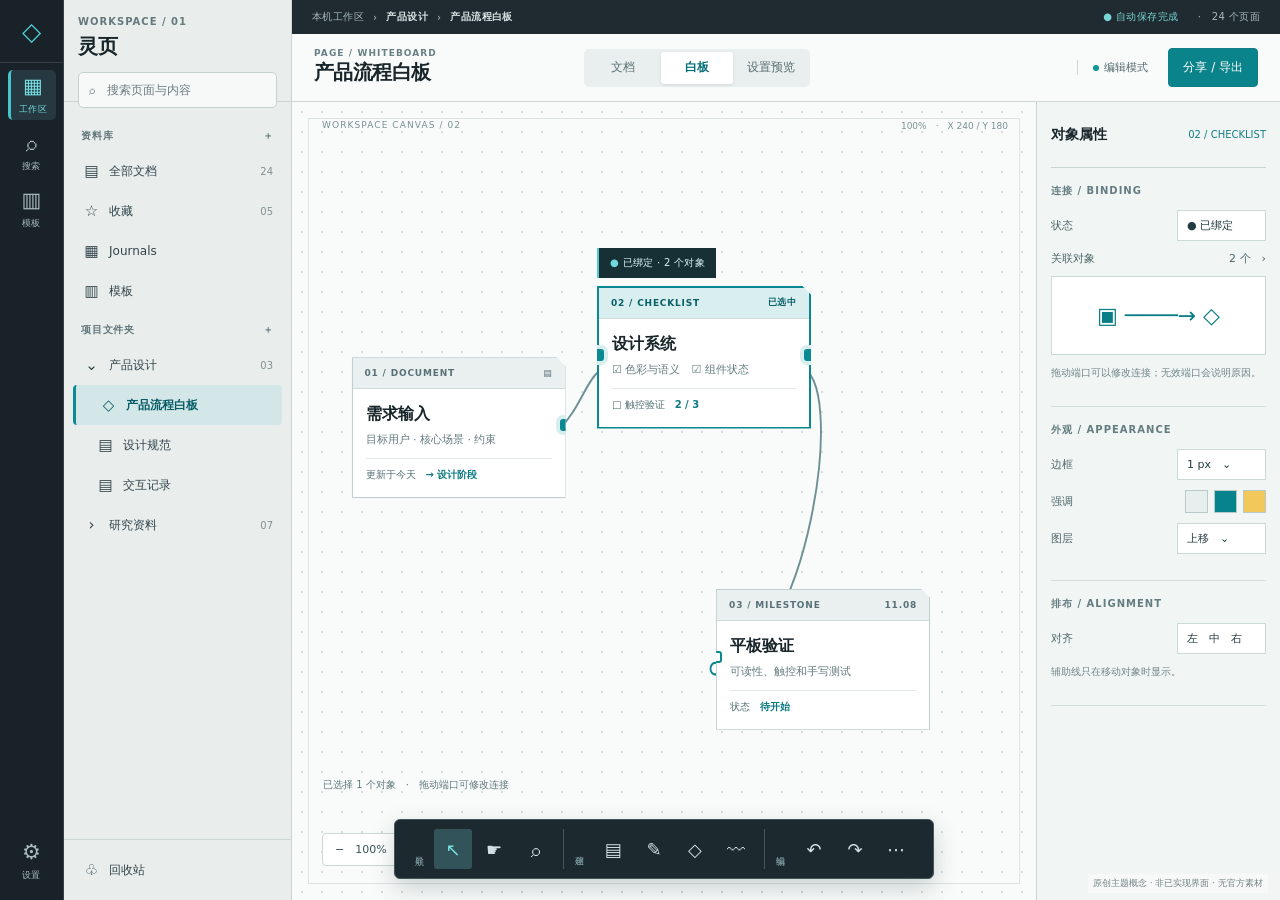
<file: tablet-workspace/docs/design/hypergryph-study/endfield-theme-v2.html>
<!doctype html>
<html lang="zh-CN"><head><meta charset="utf-8"><meta name="viewport" content="width=device-width,initial-scale=1">
<title>灵页｜Industrial Terminal · 结构主题预览 V2</title>
<style>
:root{font-family:Inter,"Microsoft YaHei",system-ui,sans-serif;color:#18252a;background:#d9e0e1}*{box-sizing:border-box}button{font:inherit;cursor:pointer}body{margin:0}.frame{height:100vh;min-height:760px;display:grid;grid-template-columns:64px 228px minmax(500px,1fr) 244px;grid-template-rows:34px 68px minmax(0,1fr);background:#f5f7f6;overflow:hidden}.rail{grid-column:1;grid-row:1/4;background:#182228;color:#e8f1f2;display:flex;flex-direction:column;align-items:center;border-right:1px solid #354148}.rail-logo{height:63px;width:64px;display:grid;place-items:center;border-bottom:1px solid #354148;font-size:25px;font-weight:800;color:#53ced5}.rail button{width:48px;height:50px;border:0;background:none;color:#aabdc2;display:grid;place-items:center;margin-top:7px;border-radius:5px;font-size:21px}.rail button small{display:block;font-size:9px;letter-spacing:.05em}.rail button.on{color:#74d9df;background:#263940;border-left:3px solid #47c5cd}.rail .spacer{flex:1}.rail .bottom{margin-bottom:14px}.explorer{grid-column:2;grid-row:1/4;background:#e9eeed;border-right:1px solid #cbd4d4;display:flex;flex-direction:column}.explorer-top{height:102px;padding:16px 14px 10px;border-bottom:1px solid #cbd4d4}.micro{font-size:10px;font-weight:700;color:#65797d;letter-spacing:.1em}.workspace-name{font-size:20px;font-weight:700;margin:6px 0 12px}.search{height:36px;border:1px solid #c5d1d1;border-radius:5px;background:#f7f9f8;color:#6c7c80;display:flex;align-items:center;gap:8px;padding:0 10px;font-size:12px}.explorer-body{padding:15px 9px;overflow:auto;flex:1}.sectionhead{display:flex;justify-content:space-between;align-items:center;margin:12px 8px 8px;color:#61757a;font-size:10px;font-weight:800;letter-spacing:.08em}.tree{height:40px;display:flex;align-items:center;gap:8px;padding:0 9px;font-size:12px;border-radius:4px;color:#33444b}.tree .ico{font-size:15px;width:19px;text-align:center}.tree .end{margin-left:auto;font-size:10px;color:#819094}.tree.selected{background:#d4e7e8;color:#065c65;font-weight:700;border-left:3px solid #0e8a94;padding-left:6px}.tree.sub{padding-left:23px}.tree.sub2{padding-left:39px}.explorer-foot{border-top:1px solid #ccd6d5;padding:10px 9px}.utility{grid-column:3/5;grid-row:1;background:#202b31;color:#a7b9bd;display:flex;align-items:center;padding:0 20px;gap:9px;font-size:10px;letter-spacing:.04em}.utility b{color:#dce8e9;font-weight:600}.utility .online{color:#77d6d5}.utility .right{margin-left:auto}.workhead{grid-column:3/5;grid-row:2;background:#f9fbfa;border-bottom:1px solid #ced7d6;display:flex;align-items:center;padding:0 22px;gap:20px}.workhead .titleblock{min-width:250px}.workhead h1{font-size:20px;margin:1px 0 1px;font-weight:750;letter-spacing:-.03em}.workhead .label{font-size:9px;color:#678086;letter-spacing:.12em;font-weight:800}.tabs{display:flex;height:38px;background:#e9efee;padding:3px;border-radius:5px;gap:2px}.tabs button{border:0;background:none;color:#586d72;min-width:72px;padding:0 9px;font-size:12px;border-radius:3px}.tabs button.active{background:#fff;color:#066e77;font-weight:750;box-shadow:0 1px 3px #12262a1a}.workhead .stretch{flex:1}.status{font-size:11px;color:#50696d;border-left:1px solid #cad5d4;padding-left:15px}.status i{display:inline-block;width:6px;height:6px;background:#0d9698;border-radius:50%;vertical-align:middle;margin-right:5px}.share{border:1px solid #117f87;background:#0b838b;color:white;padding:10px 14px;border-radius:4px;font-size:12px}.stage{grid-column:3;grid-row:3;position:relative;overflow:hidden;background-color:#f9fbfa;background-image:radial-gradient(#d4dede .8px,transparent .8px);background-size:20px 20px}.stage:before{content:"";position:absolute;inset:16px;border:1px solid #dce4e3;pointer-events:none}.stage .corner{position:absolute;top:18px;left:30px;font-size:9px;color:#789092;letter-spacing:.12em}.stage .coords{position:absolute;top:18px;right:28px;font-size:9px;color:#789092}.edge-note{position:absolute;right:22px;bottom:91px;color:#627c80;font-size:10px}.canvas svg{position:absolute;inset:0;width:100%;height:100%;pointer-events:none}.node{position:absolute;width:214px;min-height:135px;background:#fff;border:1px solid #c0d0d1;box-shadow:0 6px 15px #18303312;clip-path:polygon(0 0,calc(100% - 9px) 0,100% 9px,100% 100%,0 100%);z-index:1}.node .meta{height:31px;background:#e9f0ef;border-bottom:1px solid #d0dbda;padding:8px 12px;display:flex;align-items:center;justify-content:space-between;color:#587078;font-size:9px;letter-spacing:.09em;font-weight:700}.node .body{padding:15px 13px}.node h2{font-size:16px;margin:0 0 6px}.node p{font-size:11px;color:#647b7e;line-height:1.55;margin:0}.node .row{border-top:1px solid #e2e9e8;margin-top:10px;padding-top:9px;font-size:10px;color:#526d71}.node .row b{color:#0c7a82}.node-a{left:8%;top:32%}.node-b{left:41%;top:23%}.node-c{left:57%;top:61%}.node.selected{border:2px solid #098891;box-shadow:0 7px 18px #0c838625}.node.selected .meta{background:#d9eeee;color:#075f67}.port{position:absolute;width:12px;height:12px;border:2px solid #0b8992;background:#fff;border-radius:3px;top:61px;right:-7px;z-index:2}.port.left{right:auto;left:-7px}.port.bound{background:#0b8992;box-shadow:0 0 0 4px #d7eeee}.selection-tag{position:absolute;left:41%;top:calc(23% - 38px);background:#173036;color:#d7f4f3;padding:8px 11px;font-size:10px;letter-spacing:.03em;z-index:3;border-left:2px solid #53cbd2}.selection-tag b{color:#70d9df}.dock{position:absolute;bottom:21px;left:50%;transform:translateX(-50%);height:60px;background:#1c292f;color:#d2e2e3;border:1px solid #41555b;box-shadow:0 9px 24px #16313635;display:flex;align-items:center;padding:5px 9px;border-radius:6px;z-index:4}.toolgroup{display:flex;align-items:center;gap:3px;padding:0 9px;border-right:1px solid #43565b}.toolgroup:last-child{border:0}.toolgroup .gname{font-size:9px;color:#819fa4;writing-mode:vertical-rl;letter-spacing:.05em;margin-right:5px}.toolgroup button{border:0;width:38px;height:40px;border-radius:3px;background:none;color:#d1e0e2;font-size:18px}.toolgroup button.on{color:#74e0e3;background:#33535a}.zoom{position:absolute;bottom:34px;left:30px;background:#fff;border:1px solid #cbd8d8;border-radius:4px;padding:8px 12px;font-size:11px;color:#355257}.inspector{grid-column:4;grid-row:3;background:#f1f5f4;border-left:1px solid #c8d4d3;overflow:auto;padding:0 14px}.inspector-head{height:66px;border-bottom:1px solid #c8d4d3;display:flex;align-items:center;justify-content:space-between}.inspector-head strong{font-size:14px}.inspector-head em{font-style:normal;color:#127f87;font-size:10px}.inspector .sect{padding:16px 0;border-bottom:1px solid #d4dedd}.inspector .sect h3{font-size:10px;letter-spacing:.1em;color:#647d80;margin:0 0 12px}.field{display:flex;align-items:center;justify-content:space-between;font-size:11px;color:#4d666a;margin:10px 0}.value{background:#fff;border:1px solid #cbd9d8;padding:7px 9px;min-width:89px;color:#233b41}.swatches{display:flex;gap:6px}.swatches i{width:23px;height:23px;border:1px solid #b8c9c9;background:#e7eeee}.swatches i:nth-child(2){background:#07838d}.swatches i:nth-child(3){background:#f3c85b}.mini-route{height:79px;background:#fff;border:1px solid #cbd9d8;display:grid;place-items:center;color:#0a7e86;font-size:22px}.tiny{font-size:10px;line-height:1.5;color:#71868a}.mode-note{position:absolute;left:31px;bottom:108px;font-size:10px;color:#60787b}.stage.docmode{background:#fff}.doc-paper{max-width:680px;margin:60px auto;padding:12px 36px}.doc-paper h2{font-size:31px;margin:10px 0 7px}.doc-paper p{line-height:1.85;color:#405257;font-size:15px}.doc-paper .docline{border-left:3px solid #0a8992;background:#edf5f4;padding:12px 16px;margin-top:23px;font-size:13px}.doc-paper .docmeta{font-size:10px;color:#71888c}.stage.settingsmode{background:#f6f8f7}.settings-sheet{margin:42px auto;background:white;border:1px solid #c8d7d6;max-width:670px;padding:29px 37px}.settings-sheet h2{font-size:22px}.settings-sheet .theme-card{padding:14px;border:1px solid #a7cacc;background:#eaf4f3;margin:15px 0;font-size:13px}.settings-sheet .theme-card b{color:#0a7d86}.settings-sheet .setting-row{padding:14px 0;border-top:1px solid #e0e8e7;display:flex;justify-content:space-between;font-size:13px}.settings-sheet .setting-row small{color:#6d8386}.preview-note{position:fixed;right:12px;bottom:7px;font-size:9px;color:#738184;z-index:6;background:#f7f9f8d9;padding:3px 5px}.hidden{display:none!important}@media(max-width:1100px){.frame{grid-template-columns:54px 180px minmax(430px,1fr) 205px}.node{width:180px}.node-c{left:56%}.dock{transform:translateX(-45%)}.explorer .tree{font-size:11px}}@media(max-width:840px){.frame{grid-template-columns:52px 170px 1fr;grid-template-rows:34px 68px minmax(0,1fr)}.inspector{display:none}.utility,.workhead{grid-column:3}.node-c{left:58%}}
</style></head><body>
<div class="frame"><nav class="rail" aria-label="主导航"><div class="rail-logo">◇</div><button class="on" title="工作区">▦<small>工作区</small></button><button title="搜索">⌕<small>搜索</small></button><button title="模板">▥<small>模板</small></button><div class="spacer"></div><button class="bottom" title="设置">⚙<small>设置</small></button></nav>
<aside class="explorer"><div class="explorer-top"><div class="micro">WORKSPACE / 01</div><div class="workspace-name">灵页</div><div class="search">⌕　搜索页面与内容</div></div><div class="explorer-body"><div class="sectionhead">资料库 <span>＋</span></div><div class="tree"><span class="ico">▤</span>全部文档<span class="end">24</span></div><div class="tree"><span class="ico">☆</span>收藏<span class="end">05</span></div><div class="tree"><span class="ico">▦</span>Journals</div><div class="tree"><span class="ico">▥</span>模板</div><div class="sectionhead">项目文件夹 <span>＋</span></div><div class="tree"><span class="ico">⌄</span>产品设计<span class="end">03</span></div><div class="tree sub selected"><span class="ico">◇</span>产品流程白板</div><div class="tree sub"><span class="ico">▤</span>设计规范</div><div class="tree sub"><span class="ico">▤</span>交互记录</div><div class="tree"><span class="ico">›</span>研究资料<span class="end">07</span></div></div><div class="explorer-foot"><div class="tree"><span class="ico">♧</span>回收站</div></div></aside>
<div class="utility"><span>本机工作区</span><span>›</span><b>产品设计</b><span>›</span><b>产品流程白板</b><span class="right online">● 自动保存完成</span><span>　·　24 个页面</span></div><header class="workhead"><div class="titleblock"><div class="label">PAGE / WHITEBOARD</div><h1 id="heading">产品流程白板</h1></div><div class="tabs" role="tablist"><button data-view="doc">文档</button><button data-view="board" class="active">白板</button><button data-view="settings">设置预览</button></div><div class="stretch"></div><div class="status"><i></i>编辑模式</div><button class="share">分享 / 导出</button></header>
<main id="stage" class="stage canvas"><span class="corner">WORKSPACE CANVAS / 02</span><span class="coords">100%　·　X 240 / Y 180</span><div id="boardContent"><svg viewBox="0 0 800 690" preserveAspectRatio="none" aria-hidden="true"><path d="M 235 300 C 310 300, 310 230, 340 230 M 545 230 C 600 230, 555 490, 455 490" fill="none" stroke="#6e9095" stroke-width="2"/><circle cx="235" cy="300" r="5" fill="#0b8992"/><circle cx="340" cy="230" r="5" fill="#fff" stroke="#0b8992" stroke-width="2"/><circle cx="545" cy="230" r="5" fill="#0b8992"/><circle cx="455" cy="490" r="5" fill="#fff" stroke="#0b8992" stroke-width="2"/></svg><article class="node node-a"><div class="meta"><span>01 / DOCUMENT</span><span>▤</span></div><div class="body"><h2>需求输入</h2><p>目标用户 · 核心场景 · 约束</p><div class="row">更新于今天　<b>→ 设计阶段</b></div></div><span class="port bound"></span></article><article class="node node-b selected"><div class="meta"><span>02 / CHECKLIST</span><span>已选中</span></div><div class="body"><h2>设计系统</h2><p>☑ 色彩与语义　☑ 组件状态</p><div class="row">□ 触控验证　<b>2 / 3</b></div></div><span class="port left bound"></span><span class="port bound"></span></article><article class="node node-c"><div class="meta"><span>03 / MILESTONE</span><span>11.08</span></div><div class="body"><h2>平板验证</h2><p>可读性、触控和手写测试</p><div class="row">状态　<b>待开始</b></div></div><span class="port left"></span></article><div class="selection-tag"><b>●</b> 已绑定 · 2 个对象</div><div class="mode-note">已选择 1 个对象　·　拖动端口可修改连接</div><div class="zoom">−　100%　＋</div><div class="dock"><div class="toolgroup"><span class="gname">导航</span><button class="on" title="选择">↖</button><button title="平移">☛</button><button title="缩放">⌕</button></div><div class="toolgroup"><span class="gname">创建</span><button title="卡片">▤</button><button title="笔">✎</button><button title="图形">◇</button><button title="连线">〰</button></div><div class="toolgroup"><span class="gname">编辑</span><button title="撤销">↶</button><button title="重做">↷</button><button title="更多">⋯</button></div></div></div><section id="docContent" class="doc-paper hidden"><div class="micro">DOCUMENT / PRODUCT DESIGN</div><h2>设计规范</h2><div class="docmeta">产品设计　·　更新于今天　·　自动保存完成</div><p>让工作区的结构保持稳定，让视觉主题改变信息的呈现方式。文档内容仍然使用用户设定的字体、颜色和格式。</p><div class="docline">01　统一导航、工具和状态反馈<br>02　保持文档正文与白板对象独立<br>03　在平板上验证触控、手写和可读性</div></section><section id="settingsContent" class="settings-sheet hidden"><div class="micro">APPEARANCE / THEME</div><h2>外观与主题</h2><p>切换应用外观，不影响文档与画布内容。</p><div class="theme-card"><b>● Industrial Terminal</b><br><small>精密工作台 · 模块化信息 · 克制反馈</small></div><div class="setting-row">Default Monochrome <small>当前默认主题</small></div><div class="setting-row">明暗模式 <small>跟随系统　⌄</small></div><div class="setting-row">减少动态效果 <small>遵循系统设置　⌄</small></div></section></main>
<aside class="inspector"><div class="inspector-head"><strong>对象属性</strong><em>02 / CHECKLIST</em></div><div class="sect"><h3>连接 / BINDING</h3><div class="field">状态 <span class="value">● 已绑定</span></div><div class="field">关联对象 <span>2 个　›</span></div><div class="mini-route">▣ ────→ ◇</div><p class="tiny">拖动端口可以修改连接；无效端口会说明原因。</p></div><div class="sect"><h3>外观 / APPEARANCE</h3><div class="field">边框 <span class="value">1 px　⌄</span></div><div class="field">强调 <span class="swatches"><i></i><i></i><i></i></span></div><div class="field">图层 <span class="value">上移　⌄</span></div></div><div class="sect"><h3>排布 / ALIGNMENT</h3><div class="field">对齐 <span class="value">左　中　右</span></div><p class="tiny">辅助线只在移动对象时显示。</p></div></aside></div><div class="preview-note">原创主题概念 · 非已实现界面 · 无官方素材</div>
<script>const tabs=[...document.querySelectorAll('[data-view]')],stage=document.getElementById('stage'),board=document.getElementById('boardContent'),doc=document.getElementById('docContent'),settings=document.getElementById('settingsContent');tabs.forEach(b=>b.addEventListener('click',()=>{tabs.forEach(x=>x.classList.toggle('active',x===b));const v=b.dataset.view;board.classList.toggle('hidden',v!=='board');doc.classList.toggle('hidden',v!=='doc');settings.classList.toggle('hidden',v!=='settings');stage.className='stage '+(v==='board'?'canvas':v==='doc'?'docmode':'settingsmode');document.getElementById('heading').textContent=v==='board'?'产品流程白板':v==='doc'?'设计规范':'外观与主题'}));</script></body></html>
</file>
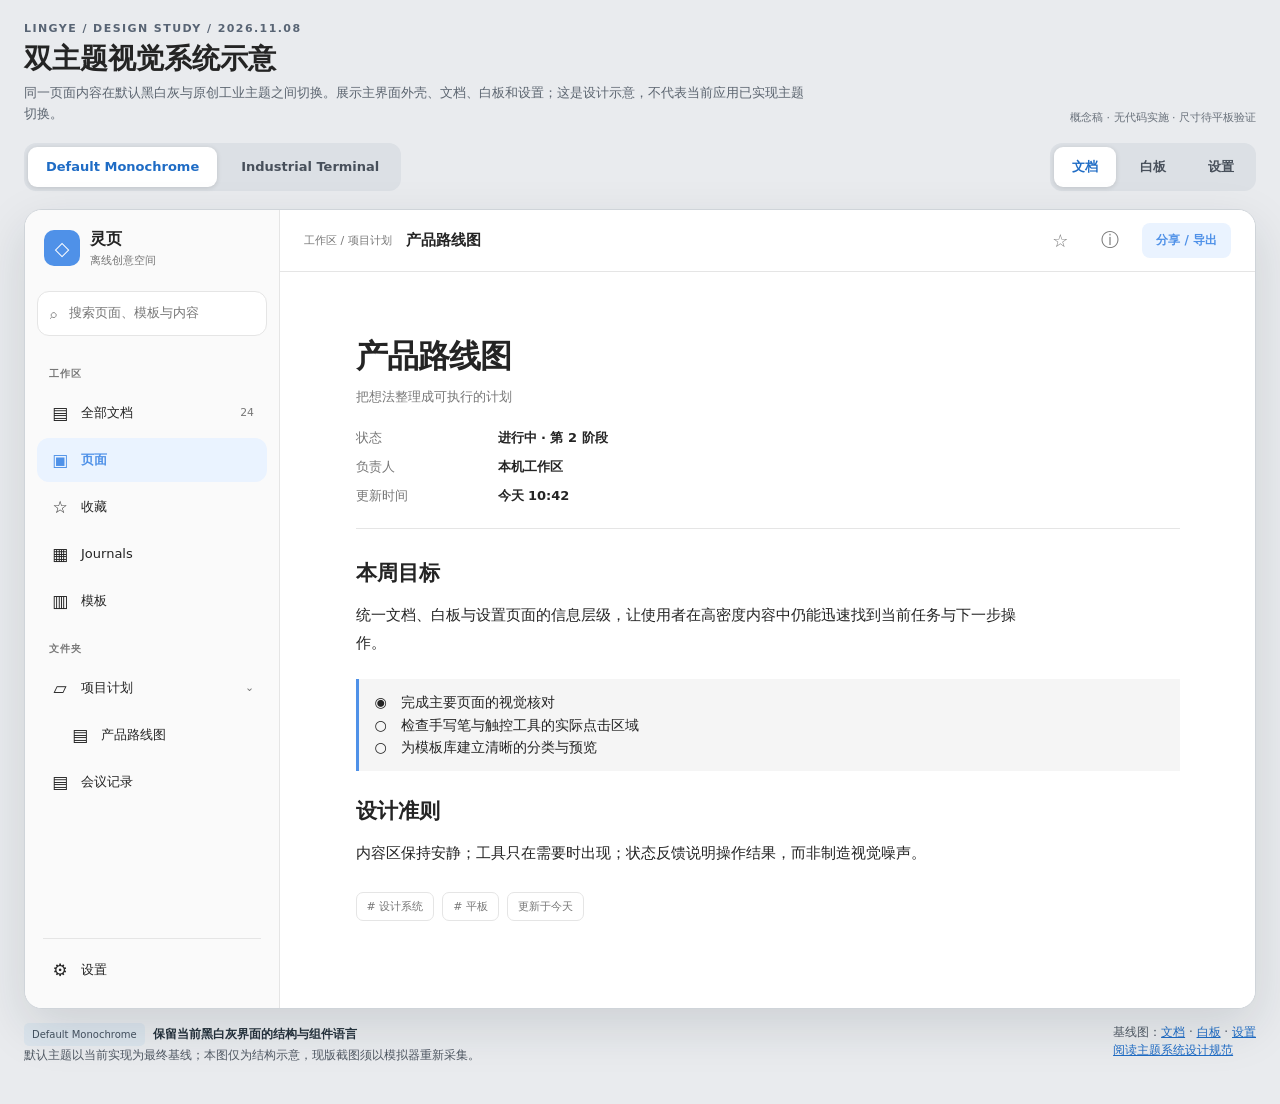
<file: tablet-workspace/docs/design/hypergryph-study/theme-preview.html>
<!doctype html>
<html lang="zh-CN">
<head>
<meta charset="utf-8">
<meta name="viewport" content="width=device-width,initial-scale=1">
<title>灵页 · 鹰角系设计原则转译｜三案对照</title>
<style>
  :root{font-family:Inter,"Noto Sans SC","Microsoft YaHei",system-ui,sans-serif;color:#242424;background:#e9ebee}*{box-sizing:border-box}body{margin:0}.shell{max-width:1500px;margin:auto;padding:22px 24px 40px}.intro{display:flex;gap:20px;align-items:end;justify-content:space-between;margin-bottom:16px}.eyebrow{font-size:11px;letter-spacing:.13em;font-weight:700;color:#586474}.intro h1{font-size:28px;margin:5px 0 4px}.intro p{margin:0;color:#5c6570;font-size:13px;max-width:780px;line-height:1.65}.note{font-size:11px;color:#68707a}.controls{display:flex;align-items:center;justify-content:space-between;gap:12px;margin:18px 0}.switches{display:flex;gap:6px;padding:4px;background:#dce0e5;border-radius:12px}.switches button{border:0;background:transparent;padding:9px 18px;border-radius:9px;font-family:inherit;font-size:13px;font-weight:600;color:#48505b;cursor:pointer;min-height:40px}.switches button.active{background:#fff;color:#1f6cc5;box-shadow:0 1px 5px #0002}.legend{font-size:12px;color:#59626e}.preview{--primary:#4f91e8;--selected:#eaf3ff;--muted:#777;--ink:#242424;--line:#e5e5e5;--side:#fafafa;--panel:#fff;--surface:#f5f5f5;--canvas:#fff;--radius:12px;--shadow:0 8px 30px #10182016;background:var(--panel);height:min(72vw,800px);min-height:620px;border:1px solid #cfd4d9;border-radius:18px;overflow:hidden;display:flex;box-shadow:0 18px 50px #1a263021;position:relative;transition:background .2s}.preview.scheme-b{--primary:#1f6cc5;--selected:#eaf2fb;--muted:#525252;--line:#d9e0e6;--side:#f7f9fb;--surface:#f1f4f6;--radius:9px}.preview.scheme-c{--primary:#34c4d2;--selected:#123440;--muted:#abb6be;--ink:#f1f6f7;--line:#35434a;--side:#172128;--panel:#1b252b;--surface:#26343b;--canvas:#f7faf9;--radius:5px;--shadow:0 9px 30px #0005}.sidebar{width:255px;flex:none;background:var(--side);border-right:1px solid var(--line);display:flex;flex-direction:column;padding:16px 12px;gap:3px;color:var(--ink)}.brand{display:flex;align-items:center;gap:10px;padding:3px 7px 20px}.brandmark{width:36px;height:36px;border-radius:10px;background:#4f91e8;color:white;display:grid;place-items:center;font-size:19px;font-weight:800}.scheme-c .brandmark{background:#34c4d2;color:#102229;border-radius:4px}.brand strong{display:block;font-size:16px}.brand small{display:block;color:var(--muted);font-size:11px;margin-top:3px}.side-search{height:45px;border:1px solid var(--line);background:var(--panel);border-radius:var(--radius);display:flex;align-items:center;gap:12px;padding:0 12px;color:var(--muted);font-size:13px;margin-bottom:12px}.side-label{font-size:10px;font-weight:800;letter-spacing:.1em;color:var(--muted);padding:16px 12px 7px}.navitem{display:flex;align-items:center;gap:11px;min-height:44px;padding:0 13px;border-radius:var(--radius);font-size:13px;color:var(--ink)}.navitem.active{background:var(--selected);color:var(--primary);font-weight:700}.navitem .glyph{font-size:17px;width:20px;text-align:center}.navitem small{margin-left:auto;color:var(--muted)}.side-spacer{flex:1}.side-rule{border-top:1px solid var(--line);margin:6px}.workspace{flex:1;min-width:0;display:flex;flex-direction:column;background:var(--panel)}.topbar{height:62px;flex:none;border-bottom:1px solid var(--line);display:flex;align-items:center;padding:0 24px;gap:14px;color:var(--ink)}.topbar strong{font-size:15px}.crumb{font-size:11px;color:var(--muted)}.topspacer{flex:1}.circleicon{width:36px;height:36px;display:grid;place-items:center;border-radius:9px;color:var(--muted);font-size:18px}.topbar .action{font-size:12px;background:var(--selected);color:var(--primary);padding:9px 14px;border-radius:8px;font-weight:700}.content{flex:1;min-height:0;position:relative;overflow:hidden}.page-content{height:100%;overflow:auto}.document{max-width:900px;margin:0 auto;padding:38px 38px 100px;color:var(--ink)}.document .sup{font-size:11px;color:var(--muted);font-weight:700;letter-spacing:.1em}.document h2{font-size:32px;margin:13px 0 9px;letter-spacing:-.03em}.document .subtitle{color:var(--muted);font-size:13px}.metabox{display:grid;grid-template-columns:130px 1fr;row-gap:11px;column-gap:12px;padding:23px 0;border-bottom:1px solid var(--line);font-size:13px;margin-bottom:28px}.meta-key{color:var(--muted)}.meta-value{font-weight:600}.docbody h3{font-size:21px;margin:26px 0 10px}.docbody p{font-size:15px;line-height:1.85;color:var(--ink);max-width:670px}.block{border-left:3px solid var(--primary);padding:12px 16px;margin:22px 0;background:var(--surface);font-size:14px;line-height:1.6}.docchips{display:flex;gap:8px;margin-top:25px}.chip{font-size:11px;padding:6px 10px;border:1px solid var(--line);border-radius:7px;color:var(--muted)}.canvas{height:100%;background-color:var(--canvas);background-image:radial-gradient(#c9d6e1 1px,transparent 1px);background-size:22px 22px;position:relative;color:#26313c}.canvas .board-label{position:absolute;top:24px;left:32px;color:#66747d;font-size:11px;font-weight:700;letter-spacing:.11em}.connector{position:absolute;inset:0;width:100%;height:100%;pointer-events:none}.card{position:absolute;background:#fff;border:1px solid #cad5dc;border-radius:10px;box-shadow:0 4px 16px #18293712;padding:18px 20px;z-index:1}.card .card-kicker{font-size:10px;letter-spacing:.08em;color:#6d7c84;font-weight:800}.card h3{margin:7px 0 6px;font-size:16px}.card p{font-size:11px;line-height:1.55;color:#62717b;margin:0}.card.one{width:235px;height:140px;left:13%;top:31%}.card.two{width:230px;height:137px;left:54%;top:20%;border-color:#80b1df}.card.three{width:235px;height:130px;left:53%;top:61%}.port{width:12px;height:12px;border-radius:50%;background:#fff;border:2px solid #1f6cc5;position:absolute;right:-7px;top:55px}.card.two .port,.card.three .port{right:auto;left:-7px}.floatbar{position:absolute;z-index:2;left:53%;top:calc(20% - 50px);display:flex;gap:4px;background:#fff;border:1px solid #d9e0e6;border-radius:12px;box-shadow:0 5px 18px #15222b2b;padding:5px;color:#566675}.floatbar span{width:31px;height:31px;display:grid;place-items:center;font-size:14px}.floatbar .chosen{background:#eaf2fb;color:#1f6cc5;border-radius:7px}.bottomtools{position:absolute;bottom:24px;left:50%;transform:translateX(-50%);display:flex;align-items:center;gap:3px;background:#fff;border:1px solid #dce3e7;border-radius:16px;box-shadow:0 8px 24px #15222b25;padding:8px}.bottomtools span{height:35px;min-width:37px;display:grid;place-items:center;color:#51606b;font-size:18px}.bottomtools .chosen{background:#eaf2fb;color:#1f6cc5;border-radius:8px}.bottomtools i{height:24px;border-left:1px solid #dce3e7;margin:0 5px}.zoom{position:absolute;bottom:34px;left:29px;color:#54616b;font-size:12px}.settings{position:absolute;inset:18px 24px 22px;background:#fff;border-radius:15px;box-shadow:0 9px 32px #10253023;display:flex;overflow:hidden;border:1px solid #dfe3e7;color:#242424}.settings-side{width:225px;background:#f7f7f9;padding:22px 13px}.settings-side h2{font-size:23px;margin:0 8px 25px}.settings-side .side-label{padding:12px 8px 6px}.settings-side .navitem{min-height:43px;color:#333}.settings-side .navitem.active{background:#eaf2fb;color:#1f6cc5}.settings-main{padding:34px 42px;flex:1;overflow:auto}.settings-main .sup{color:#697783;font-size:10px;font-weight:800;letter-spacing:.12em}.settings-main h2{font-size:23px;margin:4px 0 5px}.settings-main>p{font-size:12px;color:#71808a;margin:0 0 26px}.groupname{color:#64717a;font-size:11px;font-weight:800;letter-spacing:.07em;border-top:1px solid #e1e6ea;padding-top:16px;margin-top:24px}.settingrow{display:grid;grid-template-columns:minmax(180px,1fr) 245px;min-height:64px;align-items:center;gap:16px;font-size:13px}.settingrow b{font-size:13px}.settingrow small{display:block;color:#77848b;font-size:11px;font-weight:400;margin-top:4px}.control{height:36px;border:1px solid #dce3e7;border-radius:7px;display:flex;align-items:center;padding:0 11px;justify-content:space-between;font-size:12px}.seg{height:36px;border-radius:7px;background:#f2f4f6;display:flex;align-items:center;justify-content:space-around;font-size:12px}.seg span{padding:7px 15px}.seg .chosen{background:#fff;border-radius:6px;box-shadow:0 1px 4px #0002;font-weight:700}.toggle{margin-left:auto;width:38px;height:22px;border-radius:30px;background:#1f6cc5;position:relative}.toggle:after{content:"";position:absolute;width:16px;height:16px;right:3px;top:3px;background:#fff;border-radius:50%}
  .scheme-a .document .sup,.scheme-a .settings-main .sup,.scheme-a .canvas .board-label{display:none}.scheme-a .metabox{margin-bottom:30px}.scheme-a .document{padding-top:50px}.scheme-a .card{border-radius:12px}.scheme-a .port{background:#fff;border-color:#4f91e8}.scheme-a .settings-main{padding-top:38px}
  .scheme-b .topbar{border-bottom:1px solid var(--line)}.scheme-b .sidebar{box-shadow:3px 0 11px #20304009}.scheme-b .brandmark{border-radius:7px}.scheme-b .document .sup{color:var(--primary)}.scheme-b .metabox{grid-template-columns:110px 1fr;max-width:590px;margin:21px 0 30px;padding:13px 0}.scheme-b .document h2{font-size:34px}.scheme-b .floatbar{border-radius:9px}.scheme-b .card{border-radius:7px}.scheme-b .board-label{color:#1f6cc5}.scheme-b .settings{border-radius:9px}.scheme-b .settings-main .sup{color:#1f6cc5}
  .scheme-c .topbar{background:#202d34}.scheme-c .navitem.active{border-left:3px solid #34c4d2;border-radius:2px}.scheme-c .document{color:#24343c;background:#fff;max-width:870px;min-height:100%;padding:40px 42px;box-shadow:0 4px 16px #0002}.scheme-c .document .sup{color:#006f7a}.scheme-c .document .subtitle,.scheme-c .document .meta-key{color:#53646c}.scheme-c .document .docbody p{color:#25343b}.scheme-c .document .metabox{border-color:#dbe3e7}.scheme-c .document .block{background:#e9f6f7;border-color:#007b85}.scheme-c .document .chip{color:#52636b;border-color:#d4dfe3}.scheme-c .card{border-radius:3px}.scheme-c .card.two{border-left:4px solid #009ca9}.scheme-c .settings{border-radius:4px}.scheme-c .settings-side{background:#172128;color:#f2f6f7}.scheme-c .settings-side .navitem{color:#c8d4d8}.scheme-c .settings-side .navitem.active{color:#55d4df;background:#263a42;border-radius:2px}.scheme-c .settings-side .side-label{color:#889aa1}.scheme-c .settings-main .sup{color:#007c88}.scheme-c .floatbar,.scheme-c .bottomtools{border-radius:5px}.scheme-c .canvas .board-label{color:#056d78}
  .caption{display:flex;justify-content:space-between;gap:18px;margin-top:14px;color:#4f5863;font-size:12px;line-height:1.5}.caption strong{color:#24313c}.caption a{color:#1f6cc5}.caption .pill{display:inline-block;background:#dce5ed;padding:4px 8px;border-radius:5px;color:#43515f;font-size:10px;margin-right:8px}
  @media(max-width:850px){.shell{padding:14px}.intro,.controls,.caption{display:block}.intro h1{font-size:22px}.switches{width:max-content;max-width:100%;overflow:auto;margin:8px 0}.preview{min-height:570px;height:680px}.sidebar{width:180px;padding:12px 7px}.brand small{display:none}.topbar{padding:0 12px}.document{padding:30px 20px}.settings{inset:10px}.settings-side{width:150px}.settings-main{padding:25px 18px}.settingrow{grid-template-columns:1fr;gap:6px;padding:8px 0}.card.one{left:5%}.card.two,.card.three{left:58%}.bottomtools{bottom:12px}}
</style>
<style>.preview.scheme-b{--primary:#087f8c;--selected:#ddf0f1;--muted:#485c64;--ink:#17262c;--line:#cdd9db;--side:#e9eeef;--surface:#f3f5f5}.scheme-b .document .sup,.scheme-b .canvas .board-label,.scheme-b .settings-main .sup{color:#087f8c}.scheme-b .card.two{border-color:#087f8c}.scheme-b .floatbar .chosen,.scheme-b .bottomtools .chosen{background:#ddf0f1;color:#087f8c}.scheme-b .settings-side .navitem.active{background:#ddf0f1;color:#087f8c}.scheme-b .toggle{background:#087f8c}</style>
<style>.scheme-b .connector path{stroke:#658b91}.scheme-b .connector circle{stroke:#087f8c}.scheme-b .port{border-color:#087f8c}.scheme-b .block{border-color:#087f8c}.scheme-b .settings-main .toggle{background:#087f8c}</style></head>
<body>
<main class="shell">
  <div class="intro"><div><div class="eyebrow">LINGYE / DESIGN STUDY / 2026.11.08</div><h1>双主题视觉系统示意</h1><p>同一页面内容在默认黑白灰与原创工业主题之间切换。展示主界面外壳、文档、白板和设置；这是设计示意，不代表当前应用已实现主题切换。</p></div><div class="note">概念稿 · 无代码实施 · 尺寸待平板验证</div></div>
  <div class="controls"><div class="switches" role="tablist" aria-label="选择设计方案"><button class="active" data-scheme="a">Default Monochrome</button><button data-scheme="b">Industrial Terminal</button></div><div class="switches" role="tablist" aria-label="选择页面"><button class="active" data-view="document">文档</button><button data-view="board">白板</button><button data-view="settings">设置</button></div></div>
  <div id="preview" class="preview scheme-a">
    <aside class="sidebar"><div class="brand"><div class="brandmark">◇</div><div><strong>灵页</strong><small>离线创意空间</small></div></div><div class="side-search">⌕ <span>搜索页面、模板与内容</span></div><div class="side-label">工作区</div><div class="navitem"><span class="glyph">▤</span>全部文档 <small>24</small></div><div class="navitem active"><span class="glyph">▣</span>页面</div><div class="navitem"><span class="glyph">☆</span>收藏</div><div class="navitem"><span class="glyph">▦</span>Journals</div><div class="navitem"><span class="glyph">▥</span>模板</div><div class="side-label">文件夹</div><div class="navitem"><span class="glyph">▱</span>项目计划 <small>⌄</small></div><div class="navitem" style="padding-left:33px"><span class="glyph">▤</span>产品路线图</div><div class="navitem"><span class="glyph">▤</span>会议记录</div><div class="side-spacer"></div><div class="side-rule"></div><div class="navitem"><span class="glyph">⚙</span>设置</div></aside>
    <section class="workspace"><div class="topbar"><span class="crumb">工作区 / 项目计划</span><strong id="topTitle">产品路线图</strong><span class="topspacer"></span><span class="circleicon">☆</span><span class="circleicon">ⓘ</span><span class="action">分享 / 导出</span></div><div class="content">
      <div class="page-content" data-page="document"><article class="document"><div class="sup">DOCUMENT / PROJECT PLAN</div><h2>产品路线图</h2><div class="subtitle">把想法整理成可执行的计划</div><div class="metabox"><span class="meta-key">状态</span><span class="meta-value">进行中 · 第 2 阶段</span><span class="meta-key">负责人</span><span class="meta-value">本机工作区</span><span class="meta-key">更新时间</span><span class="meta-value">今天 10:42</span></div><div class="docbody"><h3>本周目标</h3><p>统一文档、白板与设置页面的信息层级，让使用者在高密度内容中仍能迅速找到当前任务与下一步操作。</p><div class="block">◉　完成主要页面的视觉核对<br>○　检查手写笔与触控工具的实际点击区域<br>○　为模板库建立清晰的分类与预览</div><h3>设计准则</h3><p>内容区保持安静；工具只在需要时出现；状态反馈说明操作结果，而非制造视觉噪声。</p><div class="docchips"><span class="chip"># 设计系统</span><span class="chip"># 平板</span><span class="chip">更新于今天</span></div></div></article></div>
      <div class="page-content" data-page="board" hidden><div class="canvas"><div class="board-label">WHITEBOARD / PRODUCT FLOW</div><svg class="connector" viewBox="0 0 1000 700" preserveAspectRatio="none"><path d="M 365 292 C 490 292 430 198 540 198" fill="none" stroke="#7a97a8" stroke-width="2"/><path d="M 365 292 C 490 292 425 485 530 485" fill="none" stroke="#7a97a8" stroke-width="2"/><circle cx="365" cy="292" r="5" fill="#fff" stroke="#1f6cc5" stroke-width="2"/><circle cx="540" cy="198" r="5" fill="#fff" stroke="#1f6cc5" stroke-width="2"/><circle cx="530" cy="485" r="5" fill="#fff" stroke="#1f6cc5" stroke-width="2"/></svg><div class="card one"><div class="card-kicker">01 / START</div><h3>产品需求</h3><p>目标、用户与优先级</p><span class="port"></span></div><div class="card two"><div class="card-kicker">02 / DESIGN</div><h3>设计系统</h3><p>颜色 · 字体 · 组件 · 反馈</p><span class="port"></span></div><div class="card three"><div class="card-kicker">03 / VALIDATE</div><h3>平板验证</h3><p>可读性 · 触控 · 手写</p><span class="port"></span></div><div class="floatbar"><span class="chosen">▢</span><span>◉</span><span>▤</span><span>↗</span><span>⋯</span></div><div class="zoom">−　100%　＋</div><div class="bottomtools"><span class="chosen">↖</span><span>⌗</span><span>〰</span><i></i><span>▤</span><span>✎</span><span>▭</span><span>◇</span><span>⋯</span><i></i><span>↶</span><span>↷</span></div></div></div>
      <div class="page-content" data-page="settings" hidden><div class="settings"><aside class="settings-side"><h2>设置</h2><div class="side-label">常规</div><div class="navitem active">◉　外观</div><div class="navitem">✎　编辑器</div><div class="navitem">⌨　快捷键</div><div class="side-label">工作区</div><div class="navitem">⚙　偏好设置</div><div class="navitem">▣　储存</div></aside><section class="settings-main"><div class="sup">SETTINGS / APPEARANCE</div><h2>外观设置</h2><p>选择适合阅读、编辑和白板创作的界面方式。</p><div class="groupname">01　主题</div><div class="settingrow"><div><b>界面主题</b><small>跟随设备或固定浅色、深色</small></div><div class="seg"><span class="chosen">跟随系统</span><span>浅色</span><span>深色</span></div></div><div class="settingrow"><div><b>强调色</b><small>用于选中与当前操作</small></div><div class="control">蓝色 <span>⌄</span></div></div><div class="groupname">02　文字</div><div class="settingrow"><div><b>显示语言</b><small>菜单与设置的语言</small></div><div class="control">简体中文 <span>⌄</span></div></div><div class="settingrow"><div><b>界面字号</b><small>遵循系统辅助功能设置</small></div><div class="control">标准 <span>⌄</span></div></div><div class="groupname">03　反馈</div><div class="settingrow"><div><b>界面动效</b><small>用于面板和模式切换</small></div><div class="toggle"></div></div></section></div></div>
    </div></section>
  </div>
  <div class="caption"><div><span class="pill" id="schemeLabel">Default Monochrome</span><strong id="schemeTitle">保留当前黑白灰界面的结构与组件语言</strong><div id="schemeDescription">默认主题以当前实现为最终基线；本图仅为结构示意，现版截图须以模拟器重新采集。</div></div><div>基线图：<a href="../../images/readme-document.png">文档</a> · <a href="../../affine-audit/evidence/affine-inline-20261101/follow-3.png">白板</a> · <a href="../../images/readme-settings.png">设置</a><br><a href="./THEME_SYSTEM_PHASE_A_B_20261108.md">阅读主题系统设计规范</a></div></div>
</main>
<script>
const preview=document.getElementById('preview');
const schemes={a:['Default Monochrome','保留当前黑白灰界面的结构与组件语言','默认主题以当前实现为最终基线；本图仅为结构示意，现版截图须以模拟器重新采集。'],b:['Industrial Terminal','以任务模块建立清楚的视觉秩序','保持浅色编辑区，通过真实分组、辅助标签和更精准的状态反馈建立辨识度。'],c:['方案 C','用深石墨外壳强化工作台个性','品牌层更鲜明，文档纸面与画布继续保持明亮和安静；仅作探索方案。']};
document.querySelectorAll('[data-scheme]').forEach(button=>button.addEventListener('click',()=>{document.querySelectorAll('[data-scheme]').forEach(b=>b.classList.toggle('active',b===button));let v=button.dataset.scheme;preview.className='preview scheme-'+v;document.getElementById('schemeLabel').textContent=schemes[v][0];document.getElementById('schemeTitle').textContent=schemes[v][1];document.getElementById('schemeDescription').textContent=schemes[v][2]}));
document.querySelectorAll('[data-view]').forEach(button=>button.addEventListener('click',()=>{document.querySelectorAll('[data-view]').forEach(b=>b.classList.toggle('active',b===button));let v=button.dataset.view;document.querySelectorAll('[data-page]').forEach(p=>p.hidden=p.dataset.page!==v);document.getElementById('topTitle').textContent={document:'产品路线图',board:'产品流程白板',settings:'工作区设置'}[v]}));
</script>
</body>
</html>
</file>
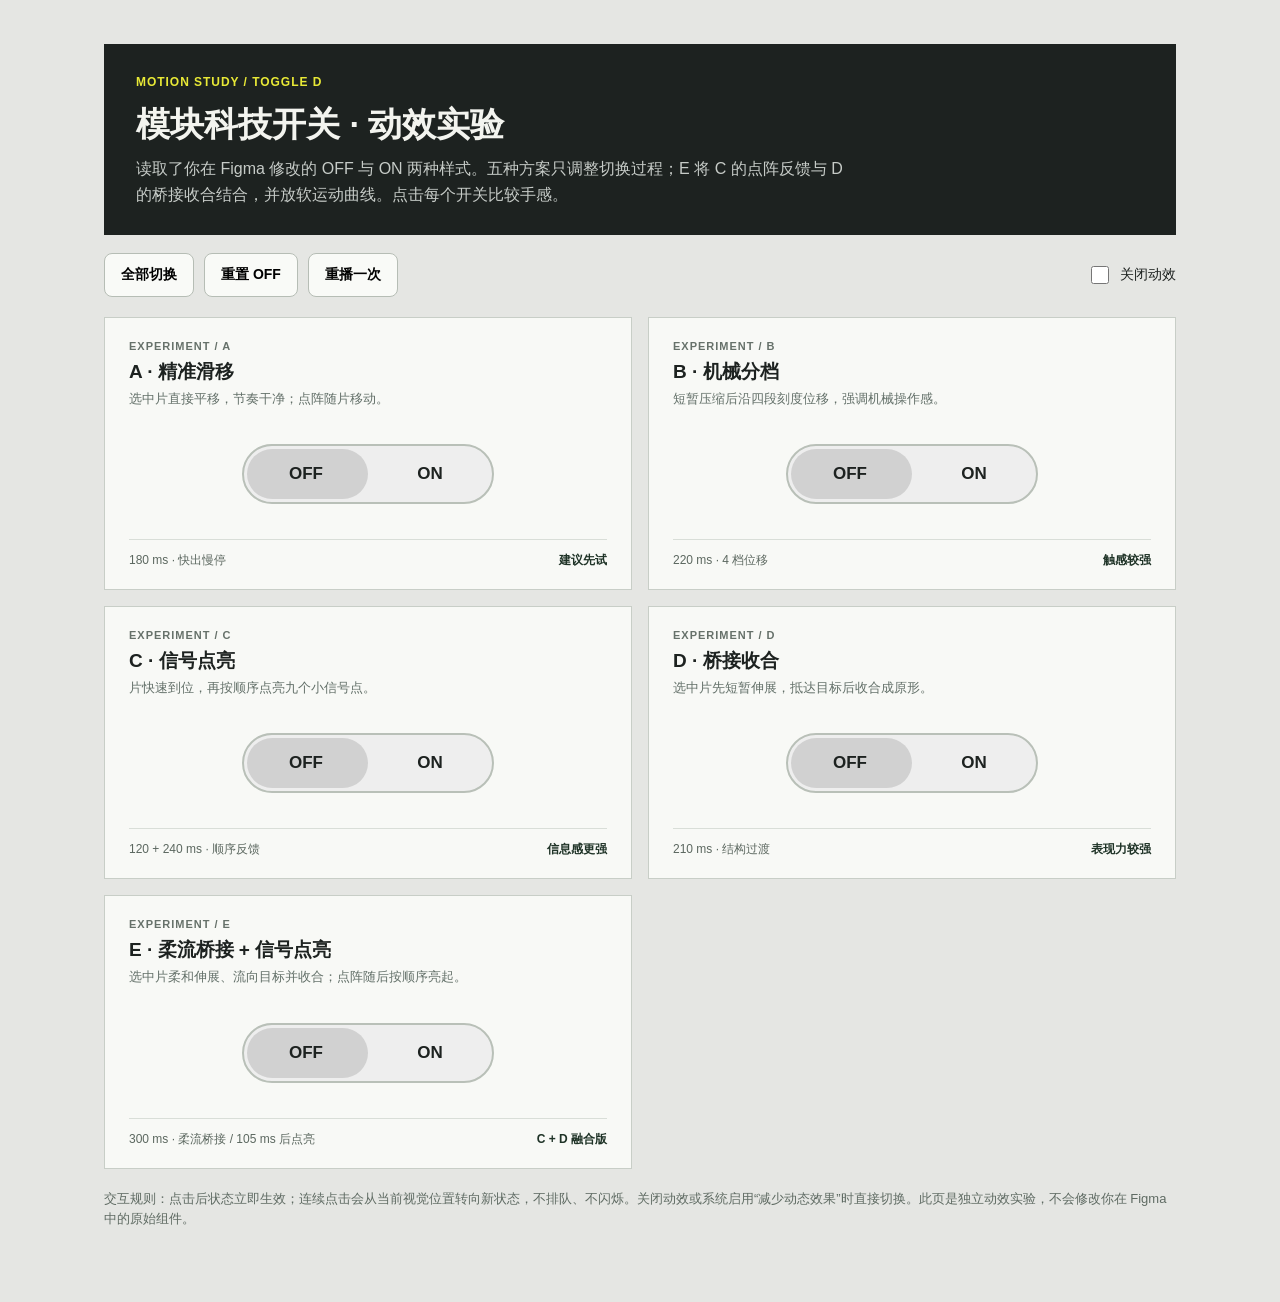
<file: tablet-workspace/docs/design/hypergryph-study/endfield-component-lab/toggle-motion-study.html>
<!doctype html>
<html lang="zh-CN">
<head>
  <meta charset="utf-8">
  <meta name="viewport" content="width=device-width, initial-scale=1">
  <title>模块科技开关 · 动效对比</title>
  <style>
    :root { color-scheme: light; font-family: Inter, "Microsoft YaHei", sans-serif; color: #1d2220; background: #e5e6e3; }
    * { box-sizing: border-box; }
    body { margin: 0; }
    main { max-width: 1120px; margin: 0 auto; padding: 44px 24px 72px; }
    header { padding: 28px 32px; background: #1d2220; color: #f3f4ef; }
    header small { color: #e8e936; font-size: 12px; font-weight: 800; letter-spacing: .08em; }
    h1 { margin: 12px 0 8px; font-size: clamp(24px, 3vw, 34px); }
    header p { max-width: 720px; margin: 0; color: #c6cbc7; line-height: 1.6; }
    .controls { display: flex; align-items: center; flex-wrap: wrap; gap: 10px; padding: 18px 0 20px; }
    .controls button { border: 1px solid #b6bdb5; background: #f9faf7; border-radius: 8px; padding: 10px 16px; min-height: 44px; font: inherit; font-size: 14px; font-weight: 700; cursor: pointer; }
    .controls button:hover { background: white; }
    .controls button:focus-visible, .toggle:focus-visible { outline: 3px solid #4774d8; outline-offset: 3px; }
    .controls label { display: inline-flex; gap: 8px; align-items: center; margin-left: auto; font-size: 14px; }
    .controls input { width: 18px; height: 18px; accent-color: #59675f; }
    .grid { display: grid; grid-template-columns: repeat(2, minmax(0, 1fr)); gap: 16px; }
    article { background: #f8f9f6; border: 1px solid #c8cec7; min-height: 270px; padding: 22px 24px 20px; }
    article .eyebrow { color: #66716a; font-size: 11px; font-weight: 800; letter-spacing: .09em; }
    article h2 { font-size: 19px; margin: 7px 0 4px; }
    article p { margin: 0; color: #637069; font-size: 13px; line-height: 1.55; }
    .stage { height: 130px; display: grid; place-items: center; }
    .toggle { position: relative; width: 252px; height: 60px; border: 2px solid #b9c0b8; border-radius: 30px; background: #eeeeee; padding: 0; cursor: pointer; overflow: hidden; -webkit-tap-highlight-color: transparent; touch-action: manipulation; }
    .toggle .plate { position: absolute; top: 3px; left: 3px; width: calc(50% - 3px); height: 50px; border-radius: 25px; background: #d1d1d1; will-change: transform, width, opacity; }
    .toggle[data-on="true"] .plate { transform: translateX(122px); background: #ebe936; }
    .toggle .label { position: absolute; top: 0; width: 50%; height: 100%; display: grid; place-items: center; z-index: 2; font-size: 17px; font-weight: 800; color: #1d2220; pointer-events: none; }
    .toggle .off { left: 0; }
    .toggle .on { right: 0; }
    .toggle[data-on="true"] .on { color: #fff; }
    .toggle .dots { position: absolute; left: 18px; top: 12px; z-index: 1; width: 26px; height: 34px; display: grid; grid-template-columns: repeat(3, 6px); grid-template-rows: repeat(3, 6px); column-gap: 4px; row-gap: 8px; opacity: 0; pointer-events: none; }
    .toggle .dots i { width: 6px; height: 6px; border-radius: 50%; background: #fffea8; opacity: var(--dot-opacity); }
    .toggle .dots i:nth-child(3n + 1) { --dot-opacity: .2; }
    .toggle .dots i:nth-child(3n + 2) { --dot-opacity: .3; }
    .toggle .dots i:nth-child(3n) { --dot-opacity: .5; }
    .toggle[data-on="true"] .dots { opacity: 1; transform: translateX(122px); }
    .toggle[data-on="false"] .dots { transform: translateX(0); }
    .toggle[data-variant="a"] .plate, .toggle[data-variant="a"] .dots { transition: transform 180ms cubic-bezier(.2,.72,.2,1), background-color 120ms linear, opacity 100ms linear; }
    .toggle[data-variant="b"] .plate { transition: transform 220ms steps(4,end), background-color 80ms linear; }
    .toggle[data-variant="b"] .dots { transition: transform 220ms steps(4,end), opacity 80ms linear; }
    .toggle[data-variant="b"].moving .plate { animation: compress 220ms steps(4,end); }
    @keyframes compress { 0% { scale: 1 1; } 18% { scale: .92 1; } 78% { scale: .92 1; } 100% { scale: 1 1; } }
    .toggle[data-variant="c"] .plate { transition: transform 120ms cubic-bezier(.12,.8,.25,1), background-color 100ms linear; }
    .toggle[data-variant="c"] .dots { transition: transform 120ms cubic-bezier(.12,.8,.25,1), opacity 80ms linear; }
    .toggle[data-variant="c"].moving .dots i { animation: signal 240ms ease-out both; animation-delay: calc(var(--i) * 18ms); }
    @keyframes signal { 0% { opacity: 0; scale: .5; } 60% { opacity: var(--dot-opacity); scale: 1.15; } 100% { opacity: var(--dot-opacity); scale: 1; } }
    .toggle[data-variant="d"] .plate { transition: transform 210ms cubic-bezier(.25,.9,.25,1), background-color 120ms linear; }
    .toggle[data-variant="d"] .dots { transition: transform 210ms cubic-bezier(.25,.9,.25,1), opacity 120ms linear; }
    .toggle[data-variant="d"].moving .plate { animation: bridge 210ms ease-in-out; }
    @keyframes bridge { 0%,100% { width: calc(50% - 3px); } 45% { width: 68%; } }
    .toggle[data-variant="d"].moving .dots { opacity: 0; }
    .toggle[data-variant="d"].moving[data-on="true"] .dots { animation: return-dots 210ms ease-out both; }
    @keyframes return-dots { 0%,65% { opacity: 0; } 100% { opacity: 1; } }
    .toggle[data-variant="e"] .plate { transition: transform 300ms cubic-bezier(.34,.06,.14,1), background-color 170ms ease-out; }
    .toggle[data-variant="e"].moving .plate { animation: flowing-bridge 300ms cubic-bezier(.34,.06,.14,1) both; }
    @keyframes flowing-bridge {
      0%, 100% { width: calc(50% - 3px); border-radius: 25px; }
      28% { width: 60%; border-radius: 28px 34px 34px 28px; }
      64% { width: 55%; border-radius: 32px 28px 28px 32px; }
    }
    .toggle[data-variant="e"] .dots { transition: transform 300ms cubic-bezier(.34,.06,.14,1), opacity 80ms ease-out; }
    .toggle[data-variant="e"][data-on="true"] .dots { transition: transform 300ms cubic-bezier(.34,.06,.14,1), opacity 70ms ease-out 105ms; }
    .toggle[data-variant="e"].moving[data-on="true"] .dots i { animation: flowing-signal 200ms ease-out both; animation-delay: calc(105ms + var(--i) * 17ms); }
    @keyframes flowing-signal { 0% { opacity: 0; scale: .7; } 70% { opacity: var(--dot-opacity); scale: 1.08; } 100% { opacity: var(--dot-opacity); scale: 1; } }
    .spec { display: flex; justify-content: space-between; gap: 12px; padding-top: 12px; border-top: 1px solid #d9ded8; font-size: 12px; color: #5b675f; }
    .recommend { color: #1f3327; font-weight: 800; }
    .note { padding-top: 20px; color: #5f6b63; font-size: 13px; line-height: 1.6; }
    .reduce-motion .toggle *, .reduce-motion .toggle { animation: none !important; transition-duration: 0ms !important; }
    @media (prefers-reduced-motion: reduce) { .toggle *, .toggle { animation: none !important; transition-duration: 0ms !important; } }
    @media (max-width: 720px) { .grid { grid-template-columns: 1fr; } .controls label { margin-left: 0; width: 100%; } }
  </style>
</head>
<body>
  <main>
    <header><small>MOTION STUDY / TOGGLE D</small><h1>模块科技开关 · 动效实验</h1><p>读取了你在 Figma 修改的 OFF 与 ON 两种样式。五种方案只调整切换过程；E 将 C 的点阵反馈与 D 的桥接收合结合，并放软运动曲线。点击每个开关比较手感。</p></header>
    <div class="controls"><button id="all">全部切换</button><button id="reset">重置 OFF</button><button id="replay">重播一次</button><label><input id="reduce" type="checkbox">关闭动效</label></div>
    <div class="grid" id="grid"></div>
    <div class="note">交互规则：点击后状态立即生效；连续点击会从当前视觉位置转向新状态，不排队、不闪烁。关闭动效或系统启用“减少动态效果”时直接切换。此页是独立动效实验，不会修改你在 Figma 中的原始组件。</div>
  </main>
  <script>
    const variants = [
      { id: 'a', title: 'A · 精准滑移', desc: '选中片直接平移，节奏干净；点阵随片移动。', meta: '180 ms · 快出慢停', tag: '建议先试' },
      { id: 'b', title: 'B · 机械分档', desc: '短暂压缩后沿四段刻度位移，强调机械操作感。', meta: '220 ms · 4 档位移', tag: '触感较强' },
      { id: 'c', title: 'C · 信号点亮', desc: '片快速到位，再按顺序点亮九个小信号点。', meta: '120 + 240 ms · 顺序反馈', tag: '信息感更强' },
      { id: 'd', title: 'D · 桥接收合', desc: '选中片先短暂伸展，抵达目标后收合成原形。', meta: '210 ms · 结构过渡', tag: '表现力较强' },
      { id: 'e', title: 'E · 柔流桥接 + 信号点亮', desc: '选中片柔和伸展、流向目标并收合；点阵随后按顺序亮起。', meta: '300 ms · 柔流桥接 / 105 ms 后点亮', tag: 'C + D 融合版' },
    ];
    const grid = document.getElementById('grid');
    for (const v of variants) {
      const article = document.createElement('article');
      article.innerHTML = `<div class="eyebrow">EXPERIMENT / ${v.id.toUpperCase()}</div><h2>${v.title}</h2><p>${v.desc}</p><div class="stage"><button class="toggle" data-variant="${v.id}" data-on="false" type="button" role="switch" aria-checked="false" aria-label="${v.title}"><span class="plate"></span><span class="dots">${Array.from({length:9}, (_,i)=>`<i style="--i:${i}"></i>`).join('')}</span><span class="label off">OFF</span><span class="label on">ON</span></button></div><div class="spec"><span>${v.meta}</span><span class="recommend">${v.tag}</span></div>`;
      grid.appendChild(article);
    }
    const toggles = [...document.querySelectorAll('.toggle')];
    function setToggle(el, on) {
      el.classList.remove('moving');
      void el.offsetWidth;
      el.dataset.on = String(on);
      el.setAttribute('aria-checked', String(on));
      el.classList.add('moving');
      clearTimeout(el.motionTimer);
      el.motionTimer = setTimeout(() => el.classList.remove('moving'), 500);
    }
    toggles.forEach(el => el.addEventListener('click', () => setToggle(el, el.dataset.on !== 'true')));
    document.getElementById('all').addEventListener('click', () => toggles.forEach(el => setToggle(el, el.dataset.on !== 'true')));
    document.getElementById('reset').addEventListener('click', () => toggles.forEach(el => setToggle(el, false)));
    document.getElementById('replay').addEventListener('click', () => { toggles.forEach(el => setToggle(el, false)); setTimeout(() => toggles.forEach(el => setToggle(el, true)), 100); });
    document.getElementById('reduce').addEventListener('change', e => document.body.classList.toggle('reduce-motion', e.target.checked));
  </script>
</body>
</html>
</file>
<file: tablet-workspace/docs/design/hypergryph-study/endfield-component-lab/lab.css>
@import url('https://fonts.googleapis.com/css2?family=Barlow+Condensed:wght@500;600;700;800&family=IBM+Plex+Mono:wght@400;500;600&display=swap');
:root{--bg:#e8e9e3;--paper:#f5f6f1;--white:#fff;--ink:#1d2220;--muted:#58615b;--line:#b9c0b8;--soft:#d7dbd3;--signal:#ebe936;--danger:#ac3f38;--ease:cubic-bezier(.2,.72,.25,1);font-family:Inter,"Microsoft YaHei",system-ui,sans-serif;color:var(--ink);background:var(--bg)}
*{box-sizing:border-box}html{scroll-behavior:smooth}body{margin:0}button,input{font:inherit}button{cursor:pointer}button:focus-visible,input:focus-visible{outline:2px solid #111;outline-offset:3px;box-shadow:0 0 0 5px var(--signal)}a{color:inherit}.shell{max-width:1680px;min-height:100vh;margin:auto;background:var(--paper);box-shadow:0 0 0 1px #bbc1b9}.masthead{position:relative;padding:24px clamp(20px,3.2vw,56px) 0;background:var(--ink);color:#f7f8ef;overflow:hidden}.masthead:after{content:"";pointer-events:none;position:absolute;right:-100px;top:-40px;width:55%;height:310px;opacity:.13;background:repeating-linear-gradient(135deg,transparent 0 12px,#f0f4e9 12px 13px,transparent 13px 20px);clip-path:polygon(32% 0,100% 0,100% 100%,0 100%)}.eyebrow{display:flex;align-items:center;gap:11px;font:600 11px "IBM Plex Mono",monospace;letter-spacing:.09em;position:relative;z-index:1}.signal-block{display:block;width:9px;height:16px;background:var(--signal)}.serial{margin-left:auto;color:#c7ccc1}.hero-row{display:flex;align-items:end;gap:50px;justify-content:space-between;position:relative;z-index:1;padding:45px 0 37px}.kicker{margin:0 0 9px;font:600 11px "IBM Plex Mono",monospace;color:var(--signal);letter-spacing:.16em}h1{font:800 clamp(46px,5.7vw,92px)/.93 "Barlow Condensed","Microsoft YaHei",sans-serif;letter-spacing:-.025em;text-transform:uppercase;margin:0}h1 em{font-style:normal;color:var(--signal)}.hero-copy{max-width:330px;margin:0 0 5px;color:#d3d9ce;font-size:14px;line-height:1.75}.mast-foot{display:flex;align-items:center;gap:30px;min-height:48px;border-top:1px solid #5e675e;font:600 10px "IBM Plex Mono",monospace;letter-spacing:.05em;color:#d5ddd1;position:relative;z-index:1}.mast-foot span:not(:last-child):before{content:"■";color:var(--signal);margin-right:9px;font-size:8px}.mast-note{margin-left:auto;color:#aeb7aa}.labbar{display:flex;align-items:stretch;justify-content:space-between;gap:14px;padding:0 clamp(20px,3.2vw,56px);border-bottom:1px solid #aeb6ad;background:#fff;position:sticky;top:0;z-index:30;min-height:68px}.view-tabs{display:flex;gap:4px}.view-tab{border:0;border-bottom:3px solid transparent;background:transparent;min-height:68px;padding:0 17px;font-weight:700;font-size:13px;color:#58645b;white-space:nowrap}.view-tab:hover{background:#f0f2e8;color:var(--ink)}.view-tab.is-current{background:var(--ink);color:white;border-bottom-color:var(--signal)}.lab-actions{display:flex;align-items:center;gap:14px;white-space:nowrap}.utility-button{height:42px;padding:0 15px;background:#f9faf7;border:1px solid #9aa49a;font-weight:700;font-size:12px;transition:background .12s,transform .08s}.utility-button:hover{background:#e9ebdc}.utility-button:active{background:var(--signal);transform:translateY(1px)}.motion-switch{display:flex;align-items:center;gap:8px;font-size:12px;font-weight:700;cursor:pointer;min-height:48px}.motion-switch input{position:absolute;opacity:0;width:1px;height:1px}.motion-check{display:block;width:28px;height:28px;border:1px solid #6f7a6f;background:#fff;position:relative}.motion-switch input:checked+.motion-check{background:var(--ink);border-color:var(--ink)}.motion-switch input:checked+.motion-check:after{content:"✓";position:absolute;inset:0;display:grid;place-items:center;color:var(--signal)}.motion-switch input:focus-visible+.motion-check{outline:2px solid black;outline-offset:3px;box-shadow:0 0 0 5px var(--signal)}
main{padding:42px clamp(20px,3.2vw,56px) 70px}.view{display:none}.view.is-visible{display:block}.intro{display:grid;grid-template-columns:190px 1fr;gap:28px;align-items:start;margin-bottom:28px}.section-code{font:700 11px "IBM Plex Mono",monospace;letter-spacing:.09em;color:#596258;display:inline-flex;align-items:center;gap:9px;padding-top:8px}.section-code:before{content:"";width:19px;height:7px;background:var(--signal);border-left:4px solid var(--ink)}h2{font-size:28px;line-height:1.25;margin:0 0 8px;letter-spacing:-.035em}.intro p{margin:0;color:#59635c;font-size:13px;line-height:1.7;max-width:760px}.matrix-header,.matrix-row{display:grid;grid-template-columns:178px repeat(4,minmax(248px,1fr));gap:10px;min-width:1220px}.matrix-header{position:sticky;top:68px;z-index:20;margin-bottom:10px}.row-label,.column-head{min-height:87px;background:var(--ink);color:#fff;padding:17px 18px}.row-label{display:flex;flex-direction:column;justify-content:space-between}.row-label span{font:600 10px "IBM Plex Mono",monospace;color:var(--signal)}.row-label strong{font-size:13px}.column-head{display:grid;grid-template-columns:27px 1fr;grid-template-rows:27px auto;column-gap:13px;align-items:center}.column-head b{grid-row:span 2;align-self:start;width:27px;height:27px;background:var(--signal);color:var(--ink);display:grid;place-items:center;font:800 15px "Barlow Condensed",sans-serif}.column-head strong{font-size:16px;line-height:1}.column-head small{font:500 10px "IBM Plex Mono",monospace;color:#aeb8aa}.live-grid{overflow-x:auto}.matrix-header{overflow:hidden}.matrix-row{margin-bottom:10px}.type-label{padding:17px;background:#e3e7df;border-left:3px solid #6d796e;min-height:177px}.type-label b{display:block;font:800 25px "Barlow Condensed",sans-serif;color:#202822}.type-label span{display:block;margin-top:7px;font-size:12px;font-weight:700}.type-label small{display:block;margin-top:18px;color:#657069;font-size:11px;line-height:1.45}.specimen{position:relative;min-height:177px;background:#fff;border:1px solid #c7cdc5;padding:14px 16px 12px;display:flex;flex-direction:column;justify-content:space-between;overflow:visible;--time:150ms;--curve:var(--ease)}.specimen:hover{border-color:#7e8c80}.specimen:before{content:attr(data-id);position:absolute;top:13px;right:13px;font:600 10px "IBM Plex Mono",monospace;color:#718075}.specimen .spec-top{font:700 10px "IBM Plex Mono",monospace;letter-spacing:.07em;color:#69766a}.specimen .spec-inner{min-height:88px;display:flex;align-items:center;justify-content:center;gap:12px}.specimen .spec-foot{height:18px;display:flex;align-items:center;justify-content:space-between;font:600 10px "IBM Plex Mono",monospace;color:#687369}.specimen .spec-foot b{color:#313b32}.specimen button:not(.menu-item),.specimen input{touch-action:manipulation}.scheme-a{--time:140ms;--curve:cubic-bezier(.2,.7,.2,1)}.scheme-b{--time:190ms;--curve:cubic-bezier(.22,.68,.22,1)}.scheme-c{--time:120ms;--curve:steps(3,end)}.scheme-d{--time:210ms;--curve:cubic-bezier(.18,.76,.3,1)}
/* Toggle: each scheme changes mechanical structure, not merely color. */
.toggle{width:122px;height:48px;border:1px solid #5b685e;background:#f1f3ed;color:#344037;position:relative;display:flex;align-items:center;justify-content:space-between;padding:0 11px;transition:background var(--time) var(--curve),border-color var(--time) var(--curve);font:700 11px "IBM Plex Mono",monospace}.toggle span{position:relative;z-index:1}.toggle .indicator{position:absolute;display:block;pointer-events:none}.scheme-a .toggle{clip-path:polygon(0 0,calc(100% - 7px) 0,100% 7px,100% 100%,0 100%)}.scheme-a .toggle .indicator{bottom:0;left:0;width:0;height:4px;background:var(--signal);transition:width var(--time) var(--curve)}.scheme-a .toggle[aria-checked=true]{background:var(--ink);color:white}.scheme-a .toggle[aria-checked=true] .indicator{width:100%}.scheme-b .toggle{background:repeating-linear-gradient(90deg,#d6ddd3 0 2px,#eef1e9 2px 15px);border:2px solid #747f72;padding:0 8px}.scheme-b .toggle .indicator{width:30px;height:38px;top:3px;left:3px;background:#fff;border:1px solid #59665a;box-shadow:2px 2px 0 #9ba69b;transition:transform var(--time) var(--curve)}.scheme-b .toggle[aria-checked=true] .indicator{transform:translateX(82px);background:var(--signal);box-shadow:-2px 2px 0 #7c8776}.scheme-b .toggle span{margin-left:38px}.scheme-b .toggle[aria-checked=true] span{margin-left:0;margin-right:38px}.scheme-c .toggle{background:#222923;color:#c9d2c6;border:0;border-left:4px solid #778476}.scheme-c .toggle:before{content:"PWR / 00";position:absolute;top:4px;left:9px;font:600 8px "IBM Plex Mono",monospace}.scheme-c .toggle .indicator{height:8px;width:8px;right:11px;top:20px;background:#6d7b6c;box-shadow:0 0 0 3px #4a584c}.scheme-c .toggle[aria-checked=true]{border-left-color:var(--signal);color:var(--signal)}.scheme-c .toggle[aria-checked=true]:before{content:"PWR / 01"}.scheme-c .toggle[aria-checked=true] .indicator{background:var(--signal);box-shadow:0 0 0 3px #6a6b2d}.scheme-d .toggle{border:0;background:linear-gradient(90deg,#d9ded4 50%,#eef1e9 50%);padding:0 4px;gap:4px}.scheme-d .toggle span{width:50%;height:40px;display:grid;place-items:center;background:#eef1e9}.scheme-d .toggle .indicator{width:50%;height:40px;left:4px;top:4px;background:#2a322b;transition:transform var(--time) var(--curve);z-index:0}.scheme-d .toggle span:first-child{background:transparent;color:white}.scheme-d .toggle span:nth-child(2){background:transparent}.scheme-d .toggle[aria-checked=true] .indicator{transform:translateX(54px);background:var(--signal)}.scheme-d .toggle[aria-checked=true] span:first-child{color:#2a322b}.scheme-d .toggle[aria-checked=true] span:nth-child(2){color:#1c241d}
/* Buttons: shared action hierarchy, different body and press mechanics. */
.button-stack{display:grid;grid-template-columns:1fr 1fr;gap:6px;width:100%}.action{min-height:41px;border:1px solid #68756a;background:#fff;color:var(--ink);padding:0 8px;font-size:11px;font-weight:700;position:relative;transition:transform var(--time) var(--curve),background var(--time) var(--curve),box-shadow var(--time) var(--curve),clip-path var(--time) var(--curve)}.action.primary{background:var(--ink);color:#fff}.action.danger{color:#982f29;border-color:#b98984}.action:hover{box-shadow:inset 0 -3px var(--signal)}.action:active,.action.is-firing{transform:translateY(2px)}.scheme-a .action{border-radius:0}.scheme-a .action.primary{border-left:4px solid var(--signal)}.scheme-b .action{box-shadow:3px 3px 0 #aab4a8}.scheme-b .action:active,.scheme-b .action.is-firing{box-shadow:0 0 0 #aab4a8;transform:translate(3px,3px)}.scheme-c .action{font:700 10px "IBM Plex Mono",monospace}.scheme-c .action:before{content:"◼";margin-right:5px;font-size:7px;color:#8f9b8d}.scheme-c .action.primary:before{color:var(--signal)}.scheme-c .action:active,.scheme-c .action.is-firing{background:var(--signal);color:var(--ink)}.scheme-d .action{clip-path:polygon(0 0,calc(100% - 8px) 0,100% 8px,100% 100%,0 100%);border-bottom-width:3px}.scheme-d .action.primary{background:linear-gradient(90deg,var(--ink) 82%,#3e493f 82%)}.scheme-d .action:hover{clip-path:polygon(0 0,100% 0,100% 100%,0 100%)}
/* Tabs: each scheme uses a different continuity cue. */
.segments{width:100%;display:flex;align-items:stretch;position:relative;min-height:49px}.segments button{flex:1;min-width:0;border:0;background:#edf0e9;color:#4d594f;font-size:11px;font-weight:700;position:relative;z-index:1}.segments button:hover{color:#111;background:#e4e8df}.segments button[aria-selected=true]{color:#1c241d}.scheme-a .segments{border-bottom:1px solid #7a887b}.scheme-a .segments button{background:transparent}.scheme-a .segments button[aria-selected=true]:after{content:"";position:absolute;height:4px;background:var(--signal);left:7px;right:7px;bottom:0;box-shadow:0 -2px 0 var(--ink)}.scheme-b .segments{border:2px solid #7b897b;background:repeating-linear-gradient(90deg,#dbe0d8 0 2px,transparent 2px 13px)}.scheme-b .segments .moving{position:absolute;top:3px;left:3px;bottom:3px;width:calc((100% - 6px)/3);background:var(--signal);border:1px solid #303b32;box-shadow:2px 2px 0 #a2ac9f;z-index:0;transform:translateX(calc(var(--index,0)*100%));transition:transform var(--time) var(--curve)}.scheme-b .segments button{background:transparent}.scheme-c .segments{background:#232c26;padding:3px;gap:2px}.scheme-c .segments button{background:#303a32;color:#c5d0c2;font:600 10px "IBM Plex Mono",monospace}.scheme-c .segments button[aria-selected=true]{color:var(--signal);box-shadow:inset 0 -3px var(--signal)}.scheme-d .segments{gap:4px}.scheme-d .segments button{background:#e1e7df;border:1px solid #a8b3a8;clip-path:polygon(0 0,calc(100% - 7px) 0,100% 7px,100% 100%,0 100%)}.scheme-d .segments button[aria-selected=true]{background:var(--ink);color:white;border-bottom:3px solid var(--signal)}
/* Checkbox and radio: geometry, signal point, or segmented frame. */
.choice-set{width:100%;display:flex;justify-content:space-between;gap:8px}.choice{display:flex;align-items:center;gap:7px;min-height:46px;border:0;background:transparent;padding:0 5px;color:#344037;font-size:11px;font-weight:700}.choice .mark{width:25px;height:25px;flex:none;border:1px solid #667467;display:grid;place-items:center;position:relative;background:#fff}.choice.radio .mark{border-radius:50%}.choice[aria-checked=true] .mark:after{content:"";width:13px;height:13px;background:var(--ink)}.choice.radio[aria-checked=true] .mark:after{border-radius:50%}.scheme-a .choice[aria-checked=true] .mark{background:var(--signal)}.scheme-b .choice .mark{box-shadow:2px 2px 0 #b2bdb0}.scheme-b .choice[aria-checked=true] .mark{transform:translate(2px,2px);box-shadow:none}.scheme-b .choice[aria-checked=true] .mark:after{width:11px;height:6px;background:transparent;border:solid var(--ink);border-width:0 0 3px 3px;transform:rotate(-45deg) translateY(-2px)}.scheme-c .choice .mark{background:#253027;border:0}.scheme-c .choice[aria-checked=true] .mark:after{width:8px;height:8px;background:var(--signal);box-shadow:0 0 0 3px #697038}.scheme-d .choice .mark{clip-path:polygon(0 0,70% 0,70% 20%,100% 20%,100% 100%,0 100%)}.scheme-d .choice[aria-checked=true] .mark{background:var(--ink)}.scheme-d .choice[aria-checked=true] .mark:after{background:var(--signal);width:15px;height:4px}
/* Native range input maintains keyboard and touch drag behavior. */
.range-wrap{width:100%;display:grid;grid-template-columns:1fr 50px;gap:12px;align-items:center}.range-wrap input[type=range]{width:100%;height:46px;margin:0;appearance:none;background:transparent;cursor:pointer;touch-action:none}.range-wrap input[type=range]::-webkit-slider-runnable-track{height:7px;background:linear-gradient(90deg,var(--ink) var(--fill,50%),#d7ded3 var(--fill,50%));border:1px solid #809082}.range-wrap input[type=range]::-webkit-slider-thumb{appearance:none;width:22px;height:28px;margin-top:-12px;background:var(--signal);border:2px solid var(--ink)}.range-wrap output{font:700 18px "Barlow Condensed",sans-serif;text-align:right}.scheme-a .range-wrap input[type=range]::-webkit-slider-runnable-track{height:4px}.scheme-a .range-wrap input[type=range]::-webkit-slider-thumb{width:18px;height:18px;margin-top:-8px;background:var(--ink);border:3px solid var(--signal)}.scheme-b .range-wrap input[type=range]::-webkit-slider-runnable-track{height:12px;background:repeating-linear-gradient(90deg,#d0d8ce 0 2px,#eef1e9 2px 12px);border:2px solid #727e72}.scheme-b .range-wrap input[type=range]::-webkit-slider-thumb{width:25px;height:35px;margin-top:-13px;background:var(--signal);box-shadow:3px 3px 0 #9da99b}.scheme-c .range-wrap{background:#263027;padding:0 9px}.scheme-c .range-wrap output{color:var(--signal);font-family:"IBM Plex Mono",monospace;font-size:14px}.scheme-c .range-wrap input[type=range]::-webkit-slider-runnable-track{height:8px;background:linear-gradient(90deg,var(--signal) var(--fill,50%),#5a685b var(--fill,50%))}.scheme-c .range-wrap input[type=range]::-webkit-slider-thumb{width:5px;height:23px;margin-top:-9px;background:white;border:0}.scheme-d .range-wrap input[type=range]::-webkit-slider-runnable-track{height:16px;background:repeating-linear-gradient(90deg,#d1dacd 0 17px,#f5f7f2 17px 20px);border:0}.scheme-d .range-wrap input[type=range]::-webkit-slider-thumb{width:23px;height:23px;margin-top:-4px;clip-path:polygon(0 0,100% 0,100% 100%,0 100%);background:var(--ink);border-bottom:5px solid var(--signal)}
/* Popovers and tool panels stay attached to their triggers. */
.menu-host{position:relative;width:100%;display:flex;justify-content:center}.dropdown-trigger{height:47px;width:100%;display:flex;justify-content:space-between;align-items:center;text-align:left;padding:0 12px;background:#f6f8f3;border:1px solid #687668;font-size:12px;font-weight:700;color:var(--ink)}.dropdown-trigger:after{content:"⌄";font-size:18px}.dropdown-trigger[aria-expanded=true]{border-bottom:3px solid var(--signal)}.popup{display:none;position:absolute;top:calc(100% + 5px);left:0;width:100%;z-index:15;background:#fff;border:1px solid #5f6d60;box-shadow:4px 5px 0 #c4cec2;padding:5px}.popup.open{display:block;animation:popup-in var(--time) var(--curve) both}.popup button{display:block;width:100%;height:38px;border:0;background:transparent;text-align:left;padding:0 9px;font-size:11px;font-weight:600}.popup button:hover,.popup button[aria-selected=true]{background:#e5e9df;box-shadow:inset 3px 0 var(--ink)}.scheme-a .dropdown-trigger,.scheme-a .popup{border-radius:0}.scheme-b .dropdown-trigger{border:2px solid #657366;box-shadow:3px 3px 0 #b9c5b7}.scheme-b .popup{box-shadow:4px 6px 0 #aab7a9;transform-origin:top center}.scheme-c .dropdown-trigger{background:var(--ink);color:#fff;font:600 11px "IBM Plex Mono",monospace}.scheme-c .popup{background:#273128;border-color:#172119}.scheme-c .popup button{color:#eef2eb;font-family:"IBM Plex Mono",monospace}.scheme-c .popup button:hover,.scheme-c .popup button[aria-selected=true]{color:var(--signal);background:#364338}.scheme-d .dropdown-trigger{background:linear-gradient(90deg,#edf1e9 92%,var(--signal) 92%);clip-path:polygon(0 0,calc(100% - 9px) 0,100% 9px,100% 100%,0 100%)}.scheme-d .popup{border-top:4px solid var(--signal);background:#f8faf5}
.toolbar{display:flex;align-items:center;justify-content:center;position:relative;gap:3px;width:100%;padding:4px;border:1px solid #808d80;background:#f4f7f1}.toolbar button{width:46px;height:44px;border:0;background:transparent;font-size:17px;color:#3e4c40;position:relative}.toolbar button:hover{background:#e4ebdf}.toolbar button[aria-pressed=true]{background:var(--ink);color:#fff;box-shadow:inset 0 -3px var(--signal)}.toolbar .tool-menu{border-left:1px solid #a9b7a8;margin-left:3px}.tool-panel{display:none;position:absolute;top:calc(100% + 7px);right:0;z-index:15;min-width:175px;background:#fff;border:1px solid #607060;border-top:3px solid var(--ink);box-shadow:4px 5px 0 #c2cec1;padding:9px;font-size:11px}.tool-panel.open{display:block;animation:popup-in var(--time) var(--curve) both}.tool-panel b{display:block;font-size:11px;margin-bottom:8px}.tool-panel button{width:auto;height:34px;padding:0 8px;margin-right:3px;border:1px solid #aab5a8;background:#fff;font-size:11px}.scheme-a .toolbar{border-radius:0}.scheme-b .toolbar{border:2px solid #708071;box-shadow:3px 3px 0 #b4c0b2}.scheme-b .toolbar button[aria-pressed=true]{transform:translateY(2px)}.scheme-c .toolbar{background:#252f28}.scheme-c .toolbar button{color:#d6e0d2}.scheme-c .toolbar button[aria-pressed=true]{color:var(--signal);background:#364238;box-shadow:inset 0 -3px var(--signal)}.scheme-d .toolbar{background:linear-gradient(180deg,#f8faf5 0 70%,#d9e3d6 70%);clip-path:polygon(0 0,calc(100% - 7px) 0,100% 7px,100% 100%,0 100%)}.scheme-d .toolbar button[aria-pressed=true]{background:var(--signal);color:var(--ink);box-shadow:inset 0 -3px var(--ink)}
.nav-demo{width:100%;display:flex;flex-direction:column;gap:3px}.nav-demo button{height:38px;width:100%;border:0;text-align:left;padding:0 12px;background:#f0f3ec;color:#4b574b;font-size:11px;font-weight:700;position:relative}.nav-demo button[aria-current=page]{color:var(--ink)}.scheme-a .nav-demo button[aria-current=page]{background:#e2e8df;border-left:4px solid var(--ink)}.scheme-b .nav-demo{border-left:3px solid #abb9ab;padding-left:4px}.scheme-b .nav-demo button[aria-current=page]{background:var(--signal);box-shadow:3px 3px 0 #aebcad;transform:translateX(3px)}.scheme-c .nav-demo button{background:#283228;color:#c7d2c5;font:600 10px "IBM Plex Mono",monospace}.scheme-c .nav-demo button:before{content:"00";font-size:9px;color:#728374;margin-right:10px}.scheme-c .nav-demo button:nth-child(2):before{content:"01"}.scheme-c .nav-demo button:nth-child(3):before{content:"02"}.scheme-c .nav-demo button[aria-current=page]{color:var(--signal);box-shadow:inset 3px 0 var(--signal)}.scheme-d .nav-demo{flex-direction:row}.scheme-d .nav-demo button{text-align:center;height:82px;padding:5px;background:#e0e9df;clip-path:polygon(0 0,calc(100% - 7px) 0,100% 7px,100% 100%,0 100%)}.scheme-d .nav-demo button[aria-current=page]{background:var(--ink);color:white;box-shadow:inset 0 -5px var(--signal)}
.download-link{display:inline-flex;align-items:center;min-height:44px;padding:0 16px;background:var(--ink);border-bottom:3px solid var(--signal);color:#fff;text-decoration:none;font-weight:700;font-size:12px;margin-bottom:18px}.download-link:hover{background:#364239}.image-frame{border:1px solid #aeb8ad;background:#dde3da;overflow:auto;padding:18px}.image-frame img{display:block;width:100%;min-width:1120px;height:auto}.states-frame img{min-width:1380px}.motion-grid{display:grid;grid-template-columns:repeat(4,minmax(220px,1fr));gap:10px}.motion-card{background:#fff;border:1px solid #bac4b8;padding:21px;min-height:220px}.motion-card .letter{display:inline-grid;place-items:center;width:37px;height:37px;background:var(--ink);color:var(--signal);font:800 21px "Barlow Condensed",sans-serif}.motion-card h3{font-size:15px;margin:13px 0 8px}.motion-card p{font-size:12px;line-height:1.65;color:#4f5b51;margin:0}.timeline{display:flex;align-items:center;gap:0;margin:16px 0;font:600 9px "IBM Plex Mono",monospace;color:#657366}.timeline span{display:block;flex:1;height:4px;background:#d1dbce;position:relative}.timeline span:before{content:"";position:absolute;left:0;top:-3px;width:10px;height:10px;background:var(--ink)}.timeline span:last-of-type:after{content:"";position:absolute;right:0;top:-3px;width:10px;height:10px;background:var(--signal);border:1px solid var(--ink)}.timeline b{margin-left:8px;color:var(--ink)}.motion-card code{font:600 10px "IBM Plex Mono",monospace;color:#606c61}.table-heading{font-size:20px;margin:42px 0 13px}.table-heading small{font-size:12px;color:#647064;font-weight:500;margin-left:14px}.table-scroll{overflow-x:auto}table{width:100%;min-width:700px;border-collapse:collapse;background:#fff}th,td{border:1px solid #b8c2b7;padding:12px 15px;text-align:left;font-size:12px}th{background:#242d26;color:#fff;font-weight:700}td:first-child{background:#e8ede5;font-weight:700}td:not(:first-child){font:700 14px "IBM Plex Mono",monospace}.recommendation{margin-top:27px;background:#e6ebdf;border-left:5px solid var(--signal);padding:20px;display:grid;grid-template-columns:200px 1fr;gap:18px}.recommendation h3{margin:0 0 6px}.recommendation p{margin:0;font-size:13px;line-height:1.75}.source-line{margin-top:27px;font-size:12px;color:#58665a;line-height:1.7}.source-line a{text-decoration:underline;text-underline-offset:2px}footer{height:70px;background:#242c25;color:#e7eee5;display:flex;align-items:center;justify-content:space-between;padding:0 clamp(20px,3.2vw,56px);font:600 10px "IBM Plex Mono",monospace;letter-spacing:.08em}.sr-only{position:absolute;width:1px;height:1px;padding:0;margin:-1px;overflow:hidden;clip:rect(0,0,0,0);white-space:nowrap;border:0}@keyframes popup-in{from{opacity:.5;transform:translateY(-5px)}to{opacity:1;transform:translateY(0)}}.replaying .specimen button[aria-checked=true],.replaying .specimen button[aria-selected=true],.replaying .specimen button[aria-pressed=true]{animation:replay-glint .42s ease-out}@keyframes replay-glint{0%{filter:brightness(1)}45%{filter:brightness(1.3)}100%{filter:brightness(1)}}
body.reduce-motion *,body.reduce-motion *:before,body.reduce-motion *:after{transition-duration:0ms!important;animation-duration:0ms!important;scroll-behavior:auto!important}@media(prefers-reduced-motion:reduce){*,*:before,*:after{animation-duration:0ms!important;transition-duration:0ms!important;scroll-behavior:auto!important}}@media(max-width:1180px){.labbar{flex-wrap:wrap;padding-top:5px;padding-bottom:5px}.view-tabs{overflow-x:auto;width:100%}.view-tab{min-height:48px}.lab-actions{padding-bottom:5px}.matrix-header{top:111px}.motion-grid{grid-template-columns:repeat(2,minmax(220px,1fr))}}@media(max-width:700px){.hero-row{display:block;padding:28px 0}.hero-copy{margin-top:20px}.mast-foot{gap:12px;flex-wrap:wrap;padding:12px 0}.mast-note{display:none}.intro{grid-template-columns:1fr;gap:8px}.matrix-header{display:none}.motion-grid{grid-template-columns:1fr}.recommendation{grid-template-columns:1fr}.live-grid{border-top:3px solid var(--ink)}.matrix-row{min-width:1050px;grid-template-columns:130px repeat(4,220px)}.type-label{min-height:177px}.labbar{position:relative}.image-frame{padding:5px}}
.matrix-scroll{overflow-x:auto;overflow-y:visible}.matrix-header{position:relative;top:auto;overflow:visible}.live-grid{overflow:visible}
.scheme-b .segments .moving{transform:translateX(var(--index,0%))}
.motion-grid{margin-top:18px}.motion-frame img{min-width:950px}
.action{min-height:48px}.choice{min-height:48px}.toolbar button{width:48px;height:48px}.dropdown-trigger{height:48px}.popup button{height:48px}.tool-panel button{height:48px}.nav-demo button{height:48px}.specimen:has(.nav-demo){min-height:232px}
.range-wrap input[type=range]{height:48px}
</file>
